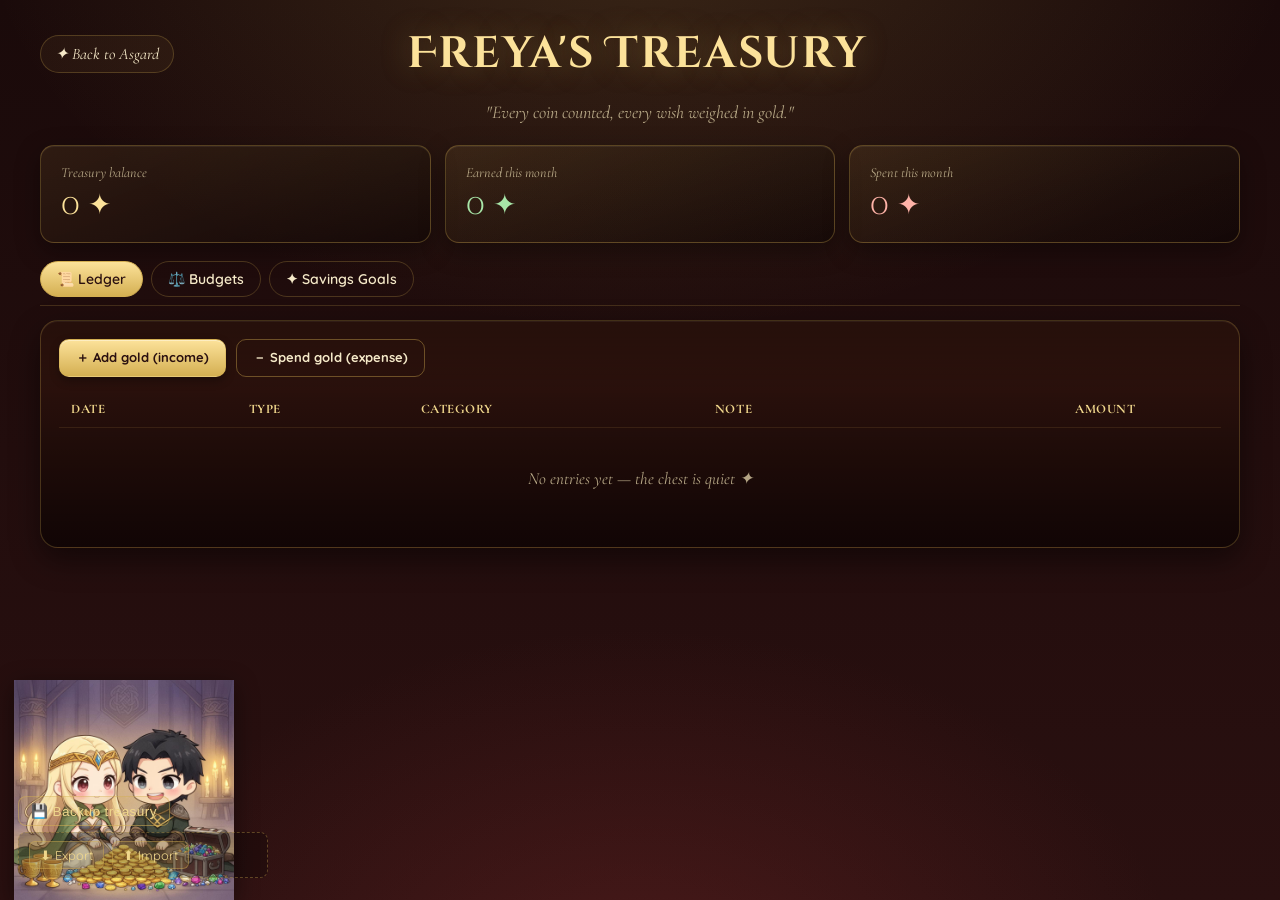
<file: freya-treasury.html>
<!doctype html>
<html lang="en">
<head>
<meta charset="utf-8" />
<meta name="viewport" content="width=device-width, initial-scale=1" />
<title>Freya's Treasury — A Goddess's Ledger</title>
<meta name="description" content="Freya's Treasury — track your gold: income, spending, budgets, and savings goals." />
<link rel="preconnect" href="https://fonts.googleapis.com" />
<link rel="preconnect" href="https://fonts.gstatic.com" crossorigin />
<link href="https://fonts.googleapis.com/css2?family=Cinzel+Decorative:wght@700;900&family=Cormorant+Garamond:ital,wght@0,400;0,600;1,400;1,600&family=Quicksand:wght@400;500;600;700&display=swap" rel="stylesheet" />
<link rel="stylesheet" href="site.css" />
<script src="site.js" defer></script>
<link rel="manifest" href="manifest.webmanifest" />
<link rel="apple-touch-icon" href="assets/loki-app-icon-180.png" />
<link rel="icon" type="image/png" sizes="192x192" href="assets/loki-app-icon-192.png" />
<link rel="icon" type="image/png" sizes="512x512" href="assets/loki-app-icon-512.png" />
<meta name="apple-mobile-web-app-capable" content="yes" />
<meta name="apple-mobile-web-app-status-bar-style" content="black-translucent" />
<meta name="apple-mobile-web-app-title" content="Loki" />
<meta name="theme-color" content="#1f3b2c" />
</head>
<body class="page-treasury">

  <div class="lib-container">
    <div class="lib-header">
      <a class="lib-back" href="index.html">✦ Back to Asgard</a>
      <h1 class="lib-title">Freya's Treasury</h1>
      <span style="min-width:140px"></span>
    </div>
    <div class="lib-sub">"Every coin counted, every wish weighed in gold."</div>

    <!-- Summary -->
    <section class="tr-summary">
      <div class="tr-stat">
        <div class="tr-stat-label">Treasury balance</div>
        <div class="tr-stat-value" id="trBalance">0 ✦</div>
      </div>
      <div class="tr-stat">
        <div class="tr-stat-label">Earned this month</div>
        <div class="tr-stat-value tr-pos" id="trIncomeMonth">0 ✦</div>
      </div>
      <div class="tr-stat">
        <div class="tr-stat-label">Spent this month</div>
        <div class="tr-stat-value tr-neg" id="trSpendMonth">0 ✦</div>
      </div>
    </section>

    <!-- Tabs -->
    <nav class="tr-tabs">
      <button class="tr-tab active" data-tab="ledger">📜 Ledger</button>
      <button class="tr-tab" data-tab="budgets">⚖️ Budgets</button>
      <button class="tr-tab" data-tab="goals">✦ Savings Goals</button>
    </nav>

    <!-- LEDGER -->
    <section class="tr-panel" data-panel="ledger">
      <div class="tr-toolbar">
        <button class="lib-btn" id="trAddIncomeBtn">＋ Add gold (income)</button>
        <button class="lib-btn ghost" id="trAddExpenseBtn">－ Spend gold (expense)</button>
      </div>
      <div class="tr-table-wrap">
        <table class="tr-table" id="trLedgerTable">
          <thead>
            <tr><th>Date</th><th>Type</th><th>Category</th><th>Note</th><th class="tr-num">Amount</th><th></th></tr>
          </thead>
          <tbody id="trLedgerBody"></tbody>
        </table>
        <div class="tr-empty" id="trLedgerEmpty" style="display:none;">No entries yet — the chest is quiet ✦</div>
      </div>
    </section>

    <!-- BUDGETS -->
    <section class="tr-panel" data-panel="budgets" hidden>
      <div class="tr-toolbar">
        <button class="lib-btn" id="trAddBudgetBtn">＋ New budget</button>
        <span class="tr-hint">Set a monthly limit per category. Spending in the ledger fills the bar.</span>
      </div>
      <div class="tr-budget-grid" id="trBudgetGrid"></div>
      <div class="tr-empty" id="trBudgetEmpty" style="display:none;">No budgets set yet ✦</div>
    </section>

    <!-- GOALS -->
    <section class="tr-panel" data-panel="goals" hidden>
      <div class="tr-toolbar">
        <button class="lib-btn" id="trAddGoalBtn">＋ New savings goal</button>
        <span class="tr-hint">Tuck gold aside towards a wish — a new cloak, a journey, a quiet feast.</span>
      </div>
      <div class="tr-goal-grid" id="trGoalGrid"></div>
      <div class="tr-empty" id="trGoalEmpty" style="display:none;">No savings goals yet ✦</div>
    </section>
  </div>

  <div class="loki-corner" aria-hidden="true">
    <img src="assets/freya-loki-treasure.png" alt="Freya and Loki counting treasure" />
  </div>

  <!-- ENTRY MODAL (income/expense) -->
  <div class="lib-modal" id="trEntryModal" role="dialog" aria-modal="true">
    <div class="lib-modal-card tr-modal-narrow">
      <div class="lib-modal-body" style="grid-column: 1 / -1;">
        <h2 id="trEntryHeading">Add entry</h2>
        <form class="lib-form" id="trEntryForm" onsubmit="return false;">
          <label for="trEntryDate">Date</label>
          <input id="trEntryDate" type="date" />

          <label for="trEntryCategory">Category</label>
          <input id="trEntryCategory" type="text" placeholder="e.g. Feast, Apothecary, Wages" maxlength="60" />

          <label for="trEntryNote">Note (optional)</label>
          <input id="trEntryNote" type="text" placeholder="A small description…" maxlength="200" />

          <label for="trEntryAmount">Amount (gold ✦)</label>
          <input id="trEntryAmount" type="number" min="0" step="0.01" placeholder="0" />

          <div class="modal-actions">
            <button type="button" class="lib-btn danger" id="trEntryDelete" style="display:none;">Remove</button>
            <button type="button" class="lib-btn ghost" id="trEntryCancel">Cancel</button>
            <button type="button" class="lib-btn" id="trEntrySave">Save</button>
          </div>
        </form>
      </div>
    </div>
  </div>

  <!-- BUDGET MODAL -->
  <div class="lib-modal" id="trBudgetModal" role="dialog" aria-modal="true">
    <div class="lib-modal-card tr-modal-narrow">
      <div class="lib-modal-body" style="grid-column: 1 / -1;">
        <h2 id="trBudgetHeading">New budget</h2>
        <form class="lib-form" id="trBudgetForm" onsubmit="return false;">
          <label for="trBudgetCategory">Category</label>
          <input id="trBudgetCategory" type="text" placeholder="e.g. Feast, Apothecary" maxlength="60" />

          <label for="trBudgetLimit">Monthly limit (gold ✦)</label>
          <input id="trBudgetLimit" type="number" min="0" step="0.01" placeholder="0" />

          <div class="modal-actions">
            <button type="button" class="lib-btn danger" id="trBudgetDelete" style="display:none;">Remove</button>
            <button type="button" class="lib-btn ghost" id="trBudgetCancel">Cancel</button>
            <button type="button" class="lib-btn" id="trBudgetSave">Save</button>
          </div>
        </form>
      </div>
    </div>
  </div>

  <!-- GOAL MODAL -->
  <div class="lib-modal" id="trGoalModal" role="dialog" aria-modal="true">
    <div class="lib-modal-card tr-modal-narrow">
      <div class="lib-modal-body" style="grid-column: 1 / -1;">
        <h2 id="trGoalHeading">New savings goal</h2>
        <form class="lib-form" id="trGoalForm" onsubmit="return false;">
          <label for="trGoalName">Name of the wish</label>
          <input id="trGoalName" type="text" placeholder="e.g. A new cloak" maxlength="120" />

          <label for="trGoalTarget">Goal amount (gold ✦)</label>
          <input id="trGoalTarget" type="number" min="0" step="0.01" placeholder="0" />

          <label for="trGoalSaved">Already saved (gold ✦)</label>
          <input id="trGoalSaved" type="number" min="0" step="0.01" placeholder="0" />

          <div class="modal-actions">
            <button type="button" class="lib-btn danger" id="trGoalDelete" style="display:none;">Remove</button>
            <button type="button" class="lib-btn ghost" id="trGoalCancel">Cancel</button>
            <button type="button" class="lib-btn" id="trGoalSave">Save</button>
          </div>
        </form>
      </div>
    </div>
  </div>

  <div id="pageBackupHost" style="position:fixed; bottom:14px; left:14px; z-index:60;"></div>
</body>
</html>
</file>
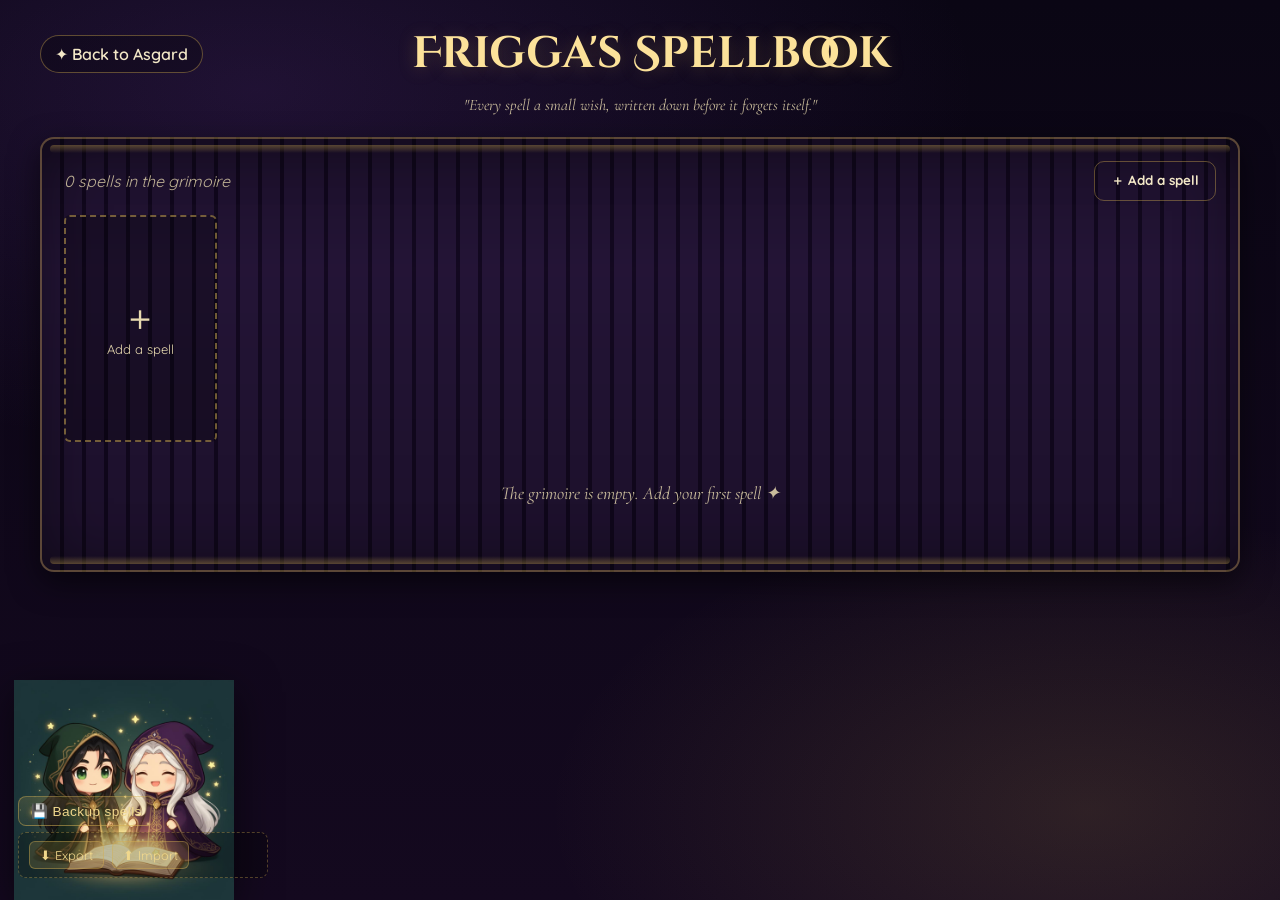
<file: frigga-spellbook.html>
<!doctype html>
<html lang="en">
<head>
<meta charset="utf-8" />
<meta name="viewport" content="width=device-width, initial-scale=1" />
<title>Frigga's Spellbook — A Queen's Grimoire</title>
<meta name="description" content="Frigga's Spellbook — a quiet grimoire where you keep the spells you've gathered." />
<link rel="preconnect" href="https://fonts.googleapis.com" />
<link rel="preconnect" href="https://fonts.gstatic.com" crossorigin />
<link href="https://fonts.googleapis.com/css2?family=Cinzel+Decorative:wght@700;900&family=Cormorant+Garamond:ital,wght@0,400;0,600;1,400;1,600&family=Quicksand:wght@400;500;600;700&display=swap" rel="stylesheet" />
<link rel="stylesheet" href="site.css" />
<script src="site.js" defer></script>
<link rel="manifest" href="manifest.webmanifest" />
<link rel="apple-touch-icon" href="assets/loki-app-icon-180.png" />
<link rel="icon" type="image/png" sizes="192x192" href="assets/loki-app-icon-192.png" />
<link rel="icon" type="image/png" sizes="512x512" href="assets/loki-app-icon-512.png" />
<meta name="apple-mobile-web-app-capable" content="yes" />
<meta name="apple-mobile-web-app-status-bar-style" content="black-translucent" />
<meta name="apple-mobile-web-app-title" content="Loki" />
<meta name="theme-color" content="#1f3b2c" />
</head>
<body class="page-spellbook">

  <div class="lib-container">
    <div class="lib-header">
      <a class="lib-back" href="index.html">✦ Back to Asgard</a>
      <h1 class="lib-title">Frigga's Spellbook</h1>
      <span style="min-width:140px"></span>
    </div>
    <div class="lib-sub">"Every spell a small wish, written down before it forgets itself."</div>

    <div class="shelf">
      <div class="toolbar">
        <span class="lib-count" id="libCount">0 spells in the grimoire</span>
        <button class="lib-btn ghost" id="addBtn">＋ Add a spell</button>
      </div>
      <div class="book-grid" id="bookGrid"></div>
      <div class="empty-shelf" id="emptyMsg" style="display:none;">
        The grimoire is empty. Add your first spell ✦
      </div>
    </div>
  </div>

  <div class="loki-corner" aria-hidden="true">
    <img src="assets/loki-frigga-witches.png" alt="Loki and Frigga as little witches" />
  </div>

  <input type="file" id="fileInput" accept="image/*" style="display:none" />

  <div class="lib-modal" id="bookModal" role="dialog" aria-modal="true">
    <div class="lib-modal-card">
      <div>
        <div class="lib-modal-cover" id="modalCover"><span>No image yet</span></div>
        <div class="change-cover">
          <button type="button" id="changeCoverBtn">Change spell image</button>
        </div>
      </div>
      <div class="lib-modal-body">
        <h2 id="modalHeading">Spell details</h2>
        <form class="lib-form" id="bookForm" onsubmit="return false;">
          <label for="fTitle">Name of the spell</label>
          <input id="fTitle" type="text" maxlength="200" placeholder="A Spell for Quiet Mornings" />

          <label for="fSummary">The spell</label>
          <textarea id="fSummary" maxlength="6000" placeholder="Write the spell here — words, ingredients, intentions..."></textarea>

          <div class="modal-actions">
            <button type="button" class="lib-btn danger" id="deleteBtn" style="display:none;">Remove</button>
            <button type="button" class="lib-btn ghost" id="cancelBtn">Cancel</button>
            <button type="button" class="lib-btn" id="saveBtn">Save</button>
          </div>
        </form>
      </div>
    </div>
  </div>

  <div id="pageBackupHost" style="position:fixed; bottom:14px; left:14px; z-index:60;"></div>
</body>
</html>
</file>
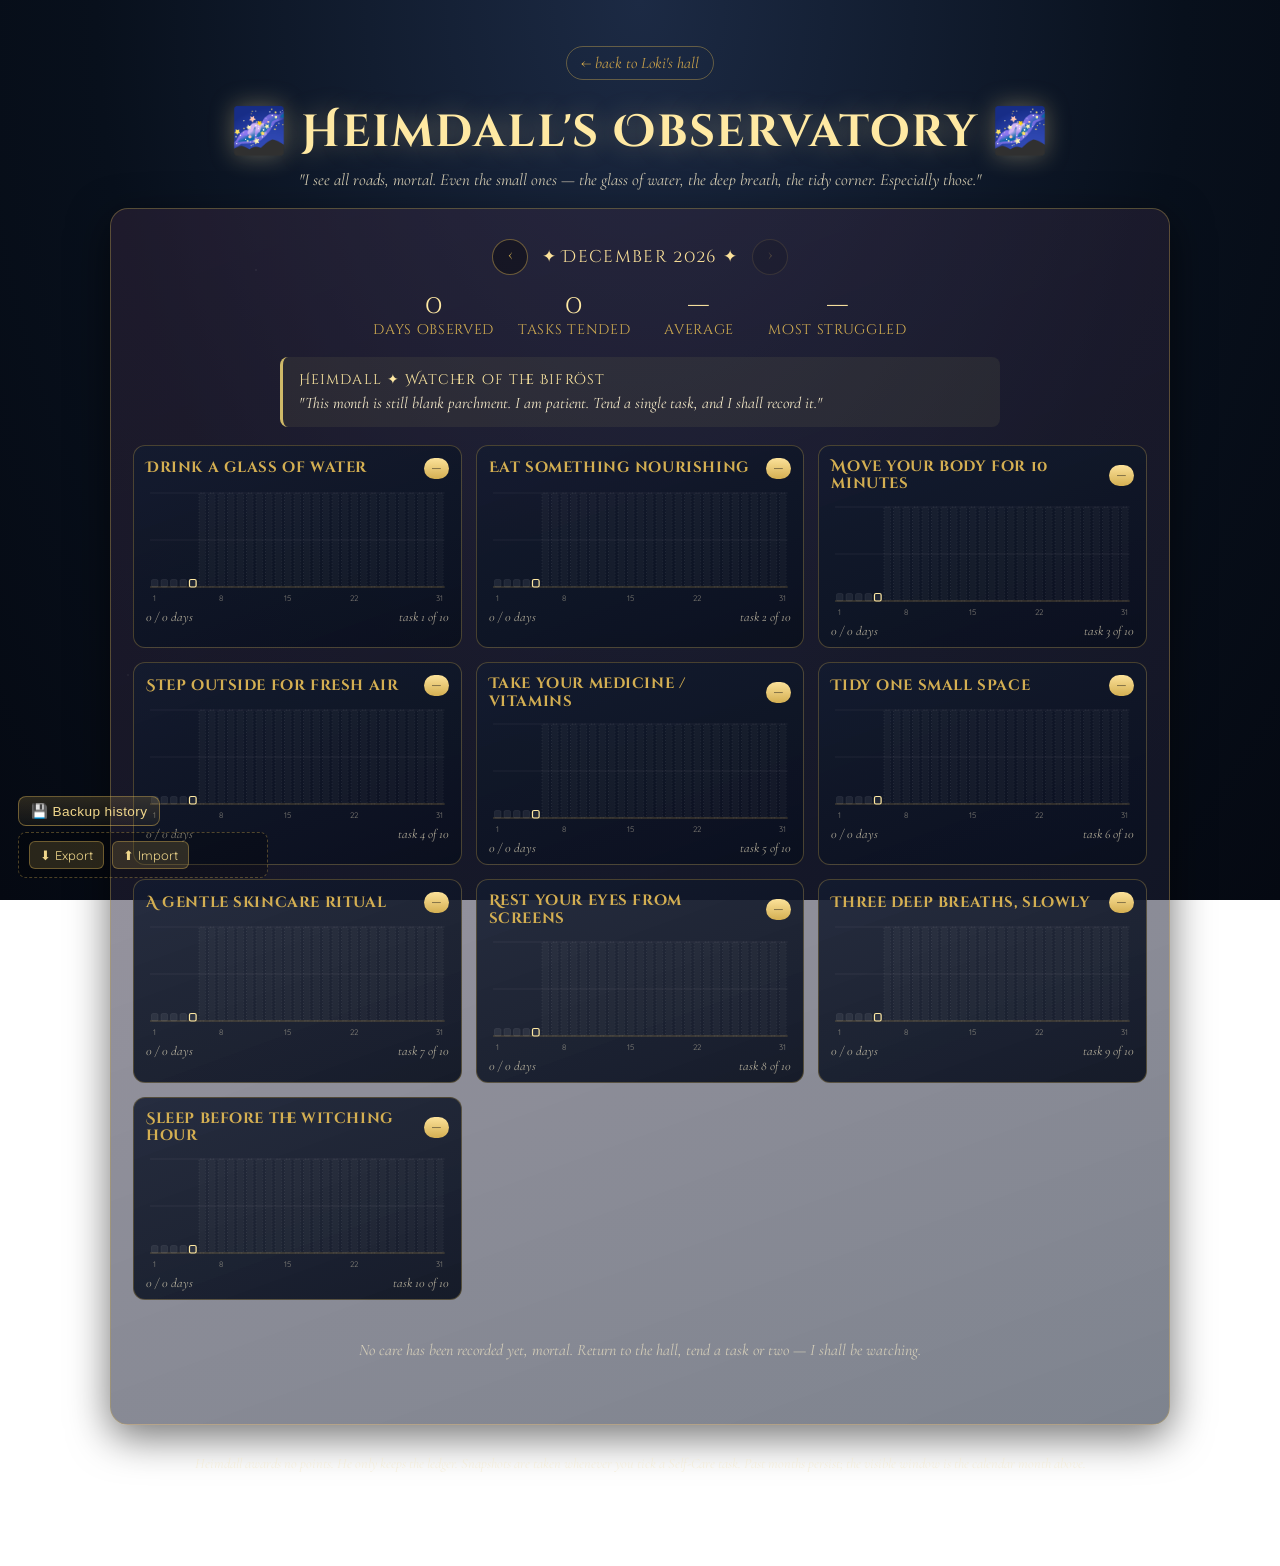
<file: heimdall.html>
<!doctype html>
<html lang="en">
<head>
<meta charset="utf-8" />
<meta name="viewport" content="width=device-width, initial-scale=1" />
<title>Heimdall's Observatory — Watcher of the Care Realm</title>
<meta name="description" content="Heimdall watches everything. Ten quiet charts of your daily Self-Care across the month — no points, no praise. Only sight." />
<link rel="preconnect" href="https://fonts.googleapis.com" />
<link rel="preconnect" href="https://fonts.gstatic.com" crossorigin />
<link href="https://fonts.googleapis.com/css2?family=Cinzel+Decorative:wght@700;900&family=Cormorant+Garamond:ital,wght@0,400;0,600;1,400;1,600&family=Quicksand:wght@400;500;600;700&display=swap" rel="stylesheet" />

<link rel="stylesheet" href="site.css" />
<script src="site.js" defer></script>
<link rel="manifest" href="manifest.webmanifest" />
<link rel="apple-touch-icon" href="assets/loki-app-icon-180.png" />
<link rel="icon" type="image/png" sizes="192x192" href="assets/loki-app-icon-192.png" />
<link rel="icon" type="image/png" sizes="512x512" href="assets/loki-app-icon-512.png" />
<meta name="apple-mobile-web-app-capable" content="yes" />
<meta name="apple-mobile-web-app-status-bar-style" content="black-translucent" />
<meta name="apple-mobile-web-app-title" content="Loki" />
<meta name="theme-color" content="#1f3b2c" />
</head>
<body class="page-heimdall">
<main class="wrap" role="main">
  <a class="back" href="index.html">← back to Loki's hall</a>
  <h1>🌌 Heimdall's Observatory 🌌</h1>
  <p class="sub">"I see all roads, mortal. Even the small ones — the glass of water, the deep breath, the tidy corner. Especially those."</p>

  <section class="frame" aria-labelledby="obsHeading">
    <h2 id="obsHeading" class="visually-hidden">Monthly self-care charts</h2>

    <div class="controls" aria-label="Choose month">
      <button class="arrow" id="prevBtn" type="button" aria-label="Previous month">‹</button>
      <span class="month-label" id="monthLabel">—</span>
      <button class="arrow" id="nextBtn" type="button" aria-label="Next month">›</button>
    </div>

    <div class="summary" aria-live="polite">
      <div><span class="num" id="sumDays">0</span>days observed</div>
      <div><span class="num" id="sumChecks">0</span>tasks tended</div>
      <div><span class="num" id="sumAvg">0%</span>average</div>
      <div><span class="num" id="sumWorst">—</span>most struggled</div>
    </div>

    <div class="speech" id="heimSpeech">
      <span class="nm">Heimdall ✦ Watcher of the Bifröst</span>
      <span id="heimText">"Begin the month, and I shall begin to see."</span>
    </div>

    <div class="charts-grid" id="chartsGrid"></div>
    <div class="empty" id="emptyState" hidden>No care has been recorded yet, mortal. Return to the hall, tend a task or two — I shall be watching.</div>
  </section>

  <p class="footer-note">Heimdall awards no points. He only keeps the ledger. Snapshots are taken whenever you tick a Self-Care task. Past months persist; the visible window is the calendar month above.</p>
</main>


  <div id="pageBackupHost" style="position:fixed; bottom:14px; left:14px; z-index:60;"></div>
</body>
</html>
</file>
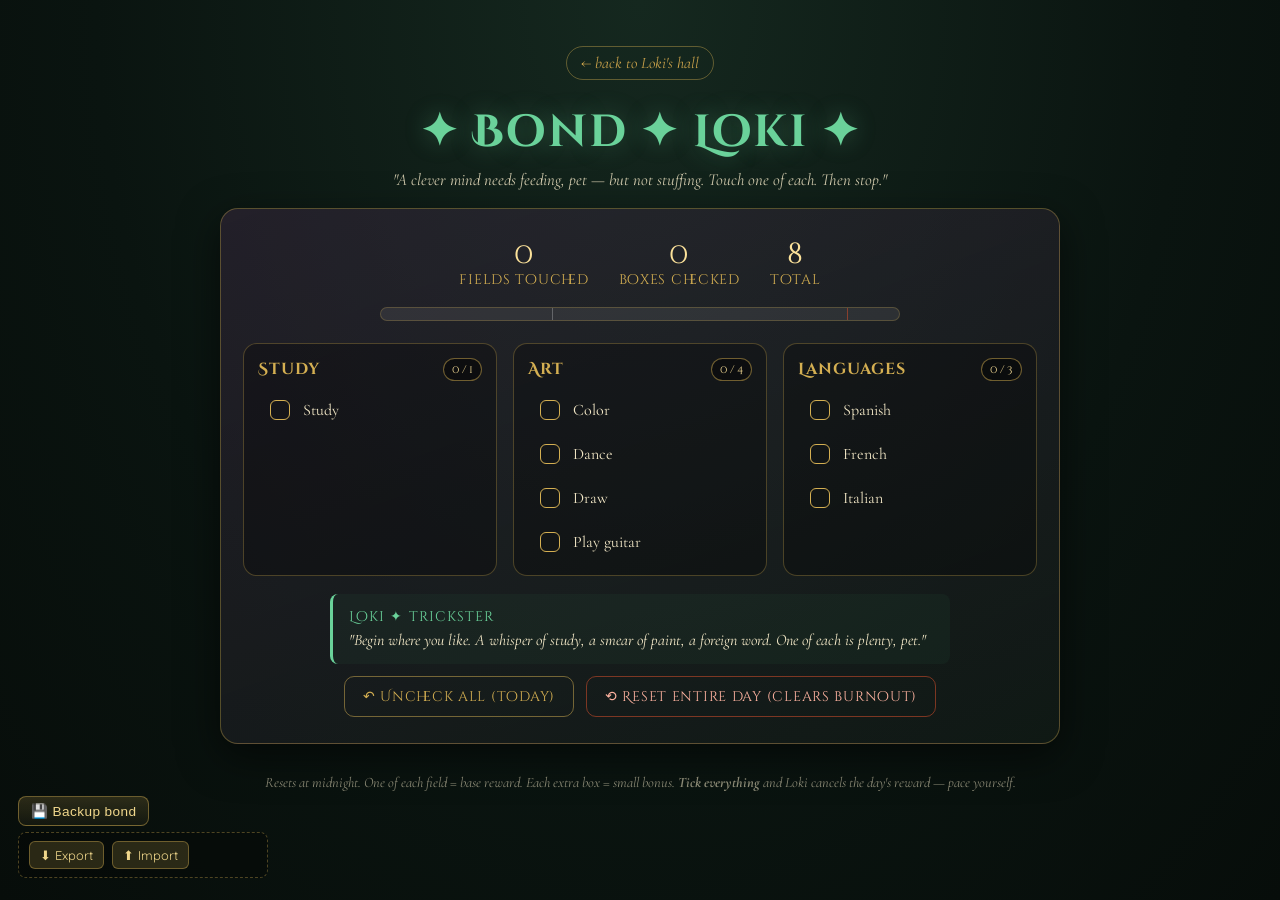
<file: loki-bond.html>
<!doctype html>
<html lang="en">
<head>
<meta charset="utf-8" />
<meta name="viewport" content="width=device-width, initial-scale=1" />
<title>Bond ✦ Loki — Study & Endeavours</title>
<meta name="description" content="Loki's bond mission — a daily ledger of small studies, arts and languages. Touch one of each and the trickster smiles. Try to do everything, and he'll scold you for burnout." />
<link rel="preconnect" href="https://fonts.googleapis.com" />
<link rel="preconnect" href="https://fonts.gstatic.com" crossorigin />
<link href="https://fonts.googleapis.com/css2?family=Cinzel+Decorative:wght@700;900&family=Cormorant+Garamond:ital,wght@0,400;0,600;1,400;1,600&family=Quicksand:wght@400;500;600;700&display=swap" rel="stylesheet" />

<link rel="stylesheet" href="site.css" />
<script src="site.js" defer></script>
<link rel="manifest" href="manifest.webmanifest" />
<link rel="apple-touch-icon" href="assets/loki-app-icon-180.png" />
<link rel="icon" type="image/png" sizes="192x192" href="assets/loki-app-icon-192.png" />
<link rel="icon" type="image/png" sizes="512x512" href="assets/loki-app-icon-512.png" />
<meta name="apple-mobile-web-app-capable" content="yes" />
<meta name="apple-mobile-web-app-status-bar-style" content="black-translucent" />
<meta name="apple-mobile-web-app-title" content="Loki" />
<meta name="theme-color" content="#1f3b2c" />
</head>
<body class="page-bond">
<main class="wrap" role="main">
  <a class="back" href="index.html">← back to Loki's hall</a>
  <h1>✦ Bond ✦ Loki ✦</h1>
  <p class="sub">"A clever mind needs feeding, pet — but not stuffing. Touch one of each. Then stop."</p>

  <section class="frame" id="bondFrame" aria-labelledby="bondHeading">
    <h2 id="bondHeading" class="visually-hidden">Today's endeavours</h2>

    <div class="stats" aria-live="polite">
      <div><div class="num" id="touchedCount">0</div>fields touched</div>
      <div><div class="num" id="checkedCount">0</div>boxes checked</div>
      <div><div class="num" id="totalBoxes">10</div>total</div>
    </div>

    <div class="danger-meter" role="progressbar" aria-valuemin="0" aria-valuemax="100" aria-valuenow="0" aria-label="Endeavour intensity">
      <div class="danger-fill" id="dangerFill"></div>
    </div>

    <div class="fields" id="fieldsGrid"></div>

    <div class="speech" id="speech">
      <span class="nm">Loki ✦ trickster</span>
      <span id="speechText">"Begin where you like. A whisper of study, a smear of paint, a foreign word. One of each is plenty, pet."</span>
    </div>

    <div class="actions">
      <button class="btn ghost" id="resetBtn" type="button">↶ Uncheck all (today)</button>
      <button class="btn ghost" id="resetDayBtn" type="button" style="border-color:rgba(196,74,42,.6);color:#ffb3a0">⟲ Reset entire day (clears burnout)</button>
    </div>

    <div class="victory" id="victory" hidden>
      <h2>✦ BOND DEEPENED ✦</h2>
      <p>"You touched all three. Studied a little, made a little, spoke a little. <em>This</em> is how a mind stays sharp without snapping."</p>
      <div class="pts" id="victoryPts">+50 mischief ✦ Loki +20</div>
    </div>

    <div class="gameover" id="gameover" hidden>
      <div class="crt">⚠ FATAL ENDEAVOUR ⚠</div>
      <div class="err">ERR_BURNOUT — too many threads at once</div>
      <p><strong>Loki</strong> looks at you, eyes narrowed. "Pet. <em>Pet.</em> You ticked <em>every</em> box. Every single one. In one day."</p>
      <p>"That is not devotion. That is a bonfire of yourself, and I refuse to warm my hands on it. Tomorrow you will pace yourself — one of each, perhaps two if you must — and you will live to study another day. <em>Sit down.</em>"</p>
      <span class="refund" id="refundLabel">Today's bond points refunded.</span>
      <div class="actions"><a class="btn" href="index.html">Return to the hall ✦</a></div>
    </div>
  </section>

  <p class="footer-note">Resets at midnight. One of each field = base reward. Each extra box = small bonus. <strong>Tick everything</strong> and Loki cancels the day's reward — pace yourself.</p>
</main>


  <div id="pageBackupHost" style="position:fixed; bottom:14px; left:14px; z-index:60;"></div>
</body>
</html>
</file>
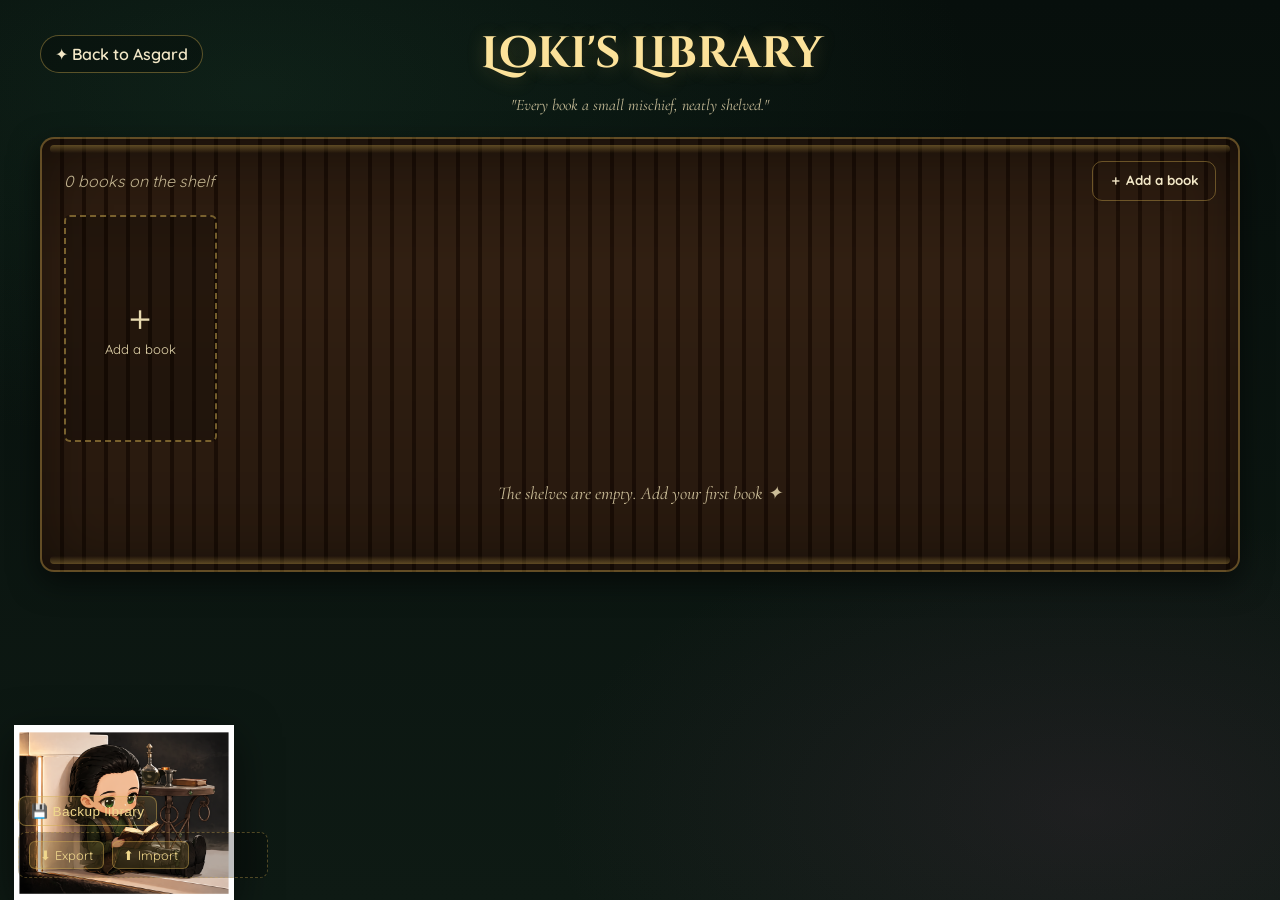
<file: loki-library.html>
<!doctype html>
<html lang="en">
<head>
<meta charset="utf-8" />
<meta name="viewport" content="width=device-width, initial-scale=1" />
<title>Loki's Library — A Trickster's Companion</title>
<meta name="description" content="Loki's Library — a quiet corner of Asgard where you keep the books you've read." />
<link rel="preconnect" href="https://fonts.googleapis.com" />
<link rel="preconnect" href="https://fonts.gstatic.com" crossorigin />
<link href="https://fonts.googleapis.com/css2?family=Cinzel+Decorative:wght@700;900&family=Cormorant+Garamond:ital,wght@0,400;0,600;1,400;1,600&family=Quicksand:wght@400;500;600;700&display=swap" rel="stylesheet" />
<link rel="stylesheet" href="site.css" />
<script src="site.js" defer></script>
<link rel="manifest" href="manifest.webmanifest" />
<link rel="apple-touch-icon" href="assets/loki-app-icon-180.png" />
<link rel="icon" type="image/png" sizes="192x192" href="assets/loki-app-icon-192.png" />
<link rel="icon" type="image/png" sizes="512x512" href="assets/loki-app-icon-512.png" />
<meta name="apple-mobile-web-app-capable" content="yes" />
<meta name="apple-mobile-web-app-status-bar-style" content="black-translucent" />
<meta name="apple-mobile-web-app-title" content="Loki" />
<meta name="theme-color" content="#1f3b2c" />
</head>
<body class="page-library">

  <div class="lib-container">
    <div class="lib-header">
      <a class="lib-back" href="index.html">✦ Back to Asgard</a>
      <h1 class="lib-title">Loki's Library</h1>
      <span style="min-width:140px"></span>
    </div>
    <div class="lib-sub">"Every book a small mischief, neatly shelved."</div>

    <div class="shelf">
      <div class="toolbar">
        <span class="lib-count" id="libCount">0 books on the shelf</span>
        <button class="lib-btn ghost" id="addBtn">＋ Add a book</button>
      </div>
      <div class="book-grid" id="bookGrid"></div>
      <div class="empty-shelf" id="emptyMsg" style="display:none;">
        The shelves are empty. Add your first book ✦
      </div>
    </div>
  </div>

  <div class="loki-corner" aria-hidden="true">
    <img src="assets/loki-reading.png" alt="Loki reading in a corner" />
  </div>

  <input type="file" id="fileInput" accept="image/*" style="display:none" />

  <div class="lib-modal" id="bookModal" role="dialog" aria-modal="true">
    <div class="lib-modal-card">
      <div>
        <div class="lib-modal-cover" id="modalCover"><span>No cover yet</span></div>
        <div class="change-cover">
          <button type="button" id="changeCoverBtn">Change cover image</button>
        </div>
      </div>
      <div class="lib-modal-body">
        <h2 id="modalHeading">Book details</h2>
        <form class="lib-form" id="bookForm" onsubmit="return false;">
          <label for="fTitle">Title</label>
          <input id="fTitle" type="text" maxlength="200" placeholder="The Prose Edda" />

          <label for="fAuthor">Author</label>
          <input id="fAuthor" type="text" maxlength="120" placeholder="Snorri Sturluson" />

          <label for="fDate">Date of reading</label>
          <input id="fDate" type="date" />

          <label for="fSummary">Summary</label>
          <textarea id="fSummary" maxlength="4000" placeholder="A few quiet thoughts about this book..."></textarea>

          <div class="modal-actions">
            <button type="button" class="lib-btn danger" id="deleteBtn" style="display:none;">Remove</button>
            <button type="button" class="lib-btn ghost" id="cancelBtn">Cancel</button>
            <button type="button" class="lib-btn" id="saveBtn">Save</button>
          </div>
        </form>
      </div>
    </div>
  </div>

  <div id="pageBackupHost" style="position:fixed; bottom:14px; left:14px; z-index:60;"></div>
</body>
</html>
</file>
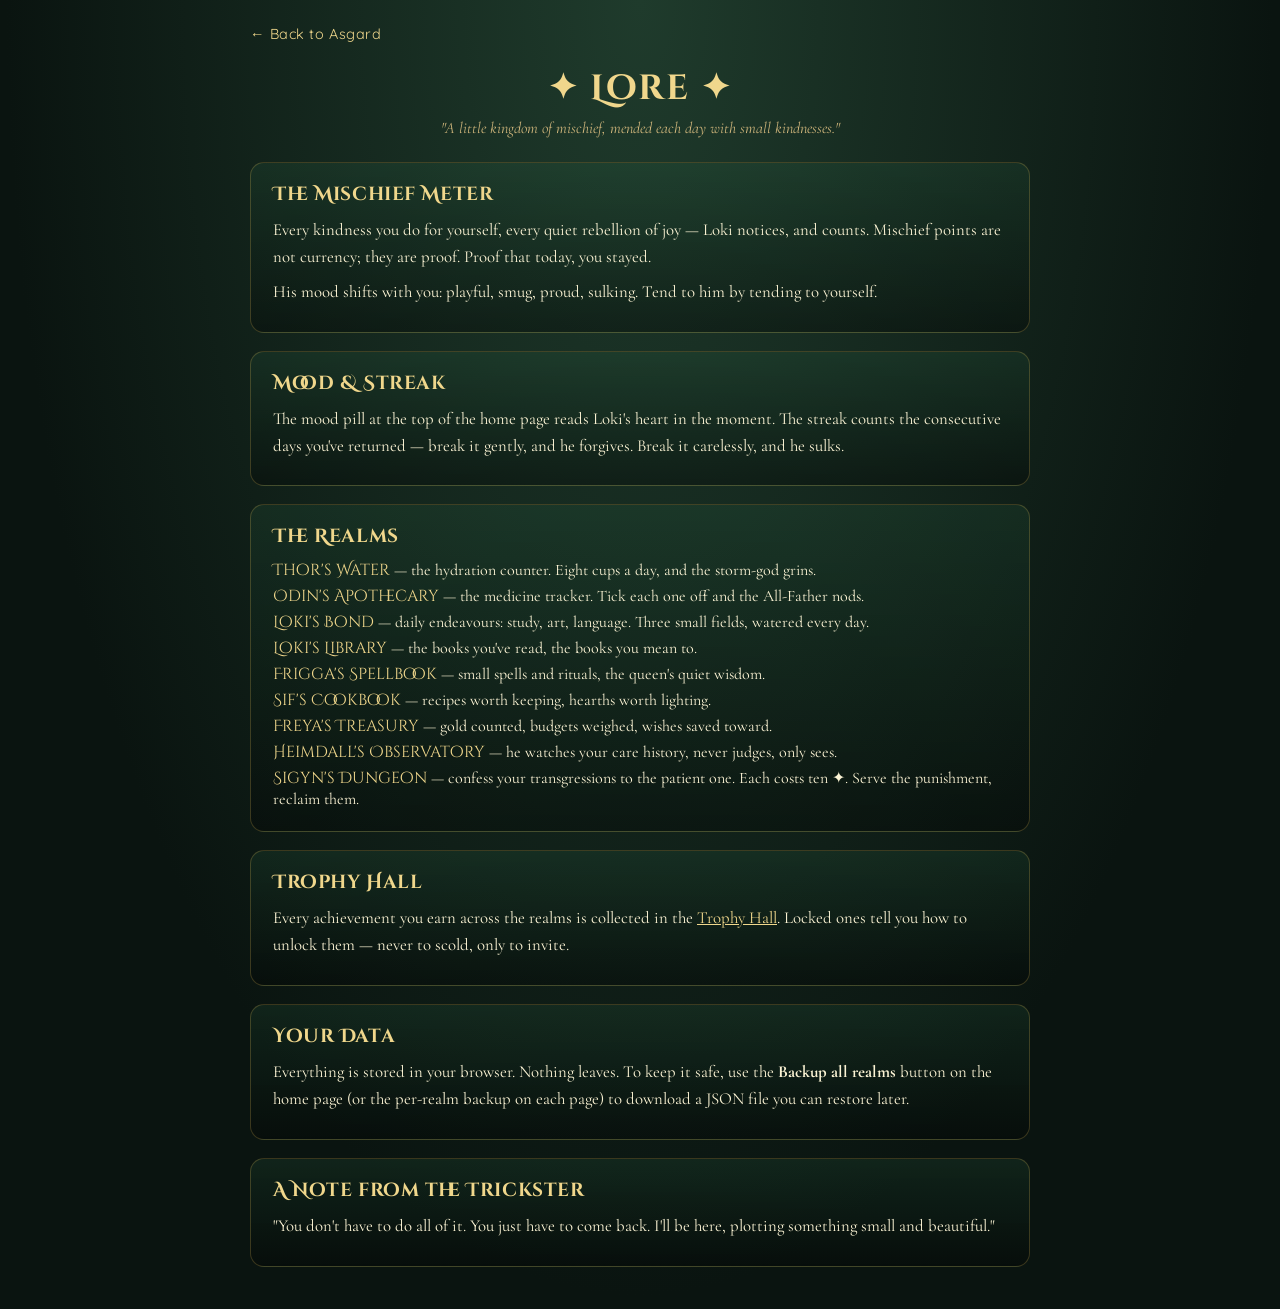
<file: lore.html>
<!doctype html>
<html lang="en">
<head>
<meta charset="utf-8" />
<meta name="viewport" content="width=device-width, initial-scale=1" />
<title>Lore — Loki's Little Kingdom</title>
<meta name="description" content="The lore behind Loki's Mischief — what each realm is for, and how the little kingdom holds itself together." />
<link rel="preconnect" href="https://fonts.googleapis.com" />
<link rel="preconnect" href="https://fonts.gstatic.com" crossorigin />
<link href="https://fonts.googleapis.com/css2?family=Cinzel+Decorative:wght@700;900&family=Cormorant+Garamond:ital,wght@0,400;0,600;1,400;1,600&family=Quicksand:wght@400;500;600;700&display=swap" rel="stylesheet" />
<link rel="stylesheet" href="site.css" />
<script src="site.js" defer></script>
<link rel="manifest" href="manifest.webmanifest" />
<link rel="apple-touch-icon" href="assets/loki-app-icon-180.png" />
<link rel="icon" type="image/png" sizes="192x192" href="assets/loki-app-icon-192.png" />
<meta name="apple-mobile-web-app-capable" content="yes" />
<meta name="apple-mobile-web-app-status-bar-style" content="black-translucent" />
<meta name="apple-mobile-web-app-title" content="Loki" />
<meta name="theme-color" content="#1f3b2c" />
</head>
<body class="page-lore">
  <div class="container">
    <a href="index.html" class="back-link">← Back to Asgard</a>
    <h1>✦ Lore ✦</h1>
    <div class="lore-sub">"A little kingdom of mischief, mended each day with small kindnesses."</div>

    <section>
      <h2>The Mischief Meter</h2>
      <p>Every kindness you do for yourself, every quiet rebellion of joy — Loki notices, and counts. Mischief points are not currency; they are proof. Proof that today, you stayed.</p>
      <p>His mood shifts with you: playful, smug, proud, sulking. Tend to him by tending to yourself.</p>
    </section>

    <section>
      <h2>Mood &amp; Streak</h2>
      <p>The mood pill at the top of the home page reads Loki's heart in the moment. The streak counts the consecutive days you've returned — break it gently, and he forgives. Break it carelessly, and he sulks.</p>
    </section>

    <section>
      <h2>The Realms</h2>
      <ul class="realm-link-list">
        <li><a href="thor-water.html">Thor's Water</a> — the hydration counter. Eight cups a day, and the storm-god grins.</li>
        <li><a href="odin-medicine.html">Odin's Apothecary</a> — the medicine tracker. Tick each one off and the All-Father nods.</li>
        <li><a href="loki-bond.html">Loki's Bond</a> — daily endeavours: study, art, language. Three small fields, watered every day.</li>
        <li><a href="loki-library.html">Loki's Library</a> — the books you've read, the books you mean to.</li>
        <li><a href="frigga-spellbook.html">Frigga's Spellbook</a> — small spells and rituals, the queen's quiet wisdom.</li>
        <li><a href="sif-cookbook.html">Sif's Cookbook</a> — recipes worth keeping, hearths worth lighting.</li>
        <li><a href="freya-treasury.html">Freya's Treasury</a> — gold counted, budgets weighed, wishes saved toward.</li>
        <li><a href="heimdall.html">Heimdall's Observatory</a> — he watches your care history, never judges, only sees.</li>
        <li><a href="sigyn-dungeon.html">Sigyn's Dungeon</a> — confess your transgressions to the patient one. Each costs ten ✦. Serve the punishment, reclaim them.</li>
      </ul>
    </section>

    <section>
      <h2>Trophy Hall</h2>
      <p>Every achievement you earn across the realms is collected in the <a href="trophy-hall.html" style="color:#f0d78c;">Trophy Hall</a>. Locked ones tell you how to unlock them — never to scold, only to invite.</p>
    </section>

    <section>
      <h2>Your Data</h2>
      <p>Everything is stored in your browser. Nothing leaves. To keep it safe, use the <strong>Backup all realms</strong> button on the home page (or the per-realm backup on each page) to download a JSON file you can restore later.</p>
    </section>

    <section>
      <h2>A Note from the Trickster</h2>
      <p>"You don't have to do all of it. You just have to come back. I'll be here, plotting something small and beautiful."</p>
    </section>
  </div>
</body>
</html>
</file>
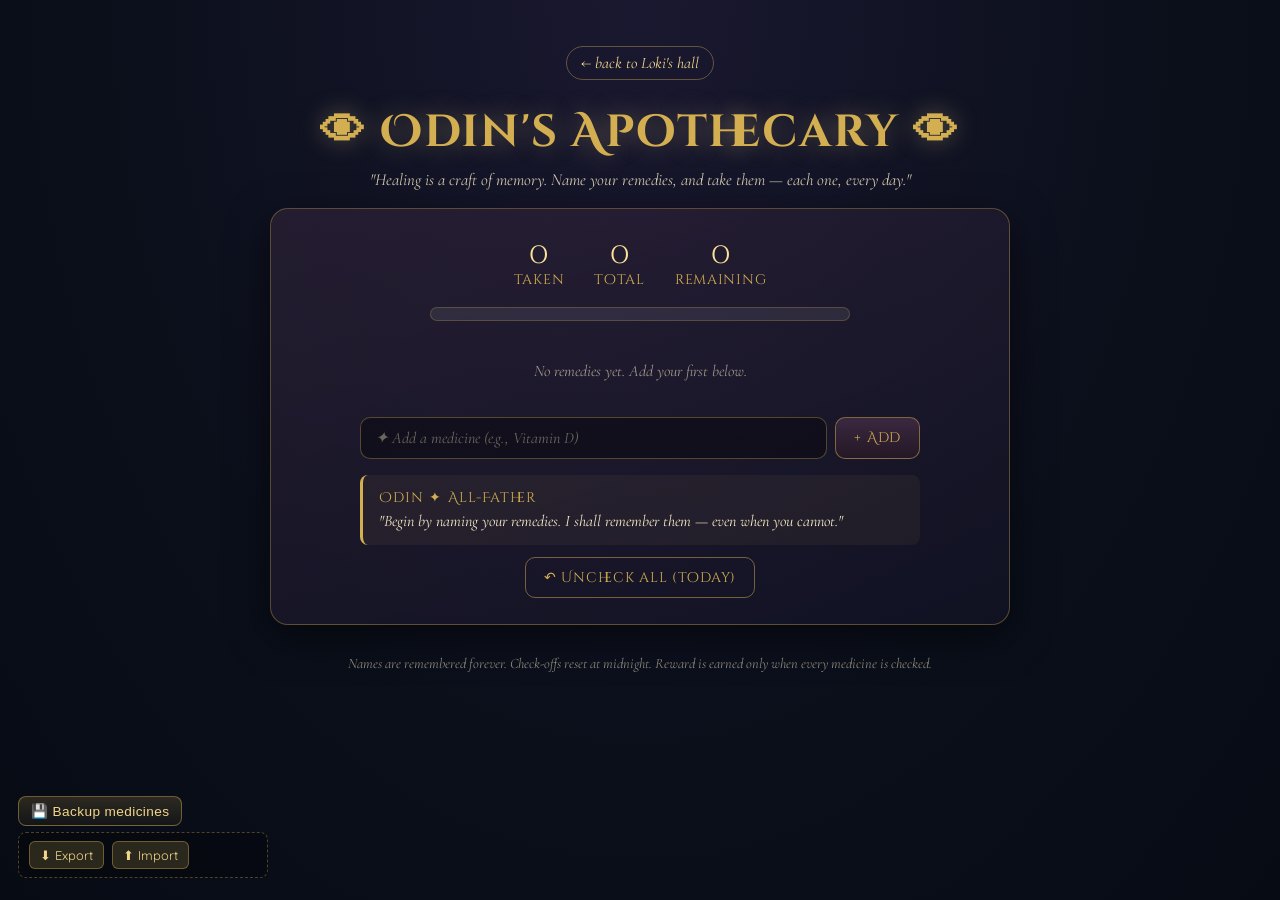
<file: odin-medicine.html>
<!doctype html>
<html lang="en">
<head>
<meta charset="utf-8" />
<meta name="viewport" content="width=device-width, initial-scale=1" />
<title>Odin's Apothecary — Medicine Tracker</title>
<meta name="description" content="Odin's Apothecary — track your daily medicine. Add, edit, or remove your medicines; check each one off as you take it. Names are remembered. Daily check-offs reset at midnight." />
<link rel="preconnect" href="https://fonts.googleapis.com" />
<link rel="preconnect" href="https://fonts.gstatic.com" crossorigin />
<link href="https://fonts.googleapis.com/css2?family=Cinzel+Decorative:wght@700;900&family=Cormorant+Garamond:ital,wght@0,400;0,600;1,400;1,600&family=Quicksand:wght@400;500;600;700&display=swap" rel="stylesheet" />

<link rel="stylesheet" href="site.css" />
<script src="site.js" defer></script>
<link rel="manifest" href="manifest.webmanifest" />
<link rel="apple-touch-icon" href="assets/loki-app-icon-180.png" />
<link rel="icon" type="image/png" sizes="192x192" href="assets/loki-app-icon-192.png" />
<link rel="icon" type="image/png" sizes="512x512" href="assets/loki-app-icon-512.png" />
<meta name="apple-mobile-web-app-capable" content="yes" />
<meta name="apple-mobile-web-app-status-bar-style" content="black-translucent" />
<meta name="apple-mobile-web-app-title" content="Loki" />
<meta name="theme-color" content="#1f3b2c" />
</head>
<body class="page-medicine">
  <main class="wrap" role="main">
    <a class="back" href="index.html" aria-label="Return to Loki's hall">← back to Loki's hall</a>
    <h1>👁 Odin's Apothecary 👁</h1>
    <p class="sub">"Healing is a craft of memory. Name your remedies, and take them — each one, every day."</p>

    <section class="frame" aria-labelledby="statsHeading">
      <h2 id="statsHeading" class="visually-hidden">Today's progress</h2>
      <div class="stats" aria-live="polite">
        <div><div class="num" id="takenCount">0</div>taken</div>
        <div><div class="num" id="totalCount">0</div>total</div>
        <div><div class="num" id="leftCount">0</div>remaining</div>
      </div>
      <div class="progress" role="progressbar" aria-valuemin="0" aria-valuemax="100" aria-valuenow="0" id="progressBar">
        <div id="bar"></div>
      </div>

      <ul class="med-list" id="medList" aria-label="Your medicines"></ul>

      <form class="add-row" id="addForm" autocomplete="off">
        <label for="newMed" class="visually-hidden">Add a new medicine</label>
        <input type="text" id="newMed" placeholder="✦ Add a medicine (e.g., Vitamin D)" maxlength="60" required />
        <button class="btn" type="submit">+ Add</button>
      </form>

      <div class="speech" id="odinSpeech" aria-live="polite">
        <span class="nm">Odin ✦ All-Father</span>
        <span id="odinText">"Begin by naming your remedies. I shall remember them — even when you cannot."</span>
      </div>

      <div class="actions">
        <button class="btn ghost" id="uncheckAllBtn" type="button">↶ Uncheck all (today)</button>
      </div>

      <div class="victory" id="victory" hidden>
        <h2>👁 REMEMBRANCE HONORED 👁</h2>
        <p>"Every remedy taken. Every name remembered. This is wisdom in its quietest form."<br><br>
          <span class="ember">Return to the hall. Loki is being unusually polite about it.</span>
        </p>
        <div class="actions"><a class="btn" href="index.html">Return to Loki ✦</a></div>
      </div>
    </section>

    <p class="footer-note">Names are remembered forever. Check-offs reset at midnight. Reward is earned only when every medicine is checked.</p>
  </main>

  
  <div id="pageBackupHost" style="position:fixed; bottom:14px; left:14px; z-index:60;"></div>
</body>
</html>
</file>
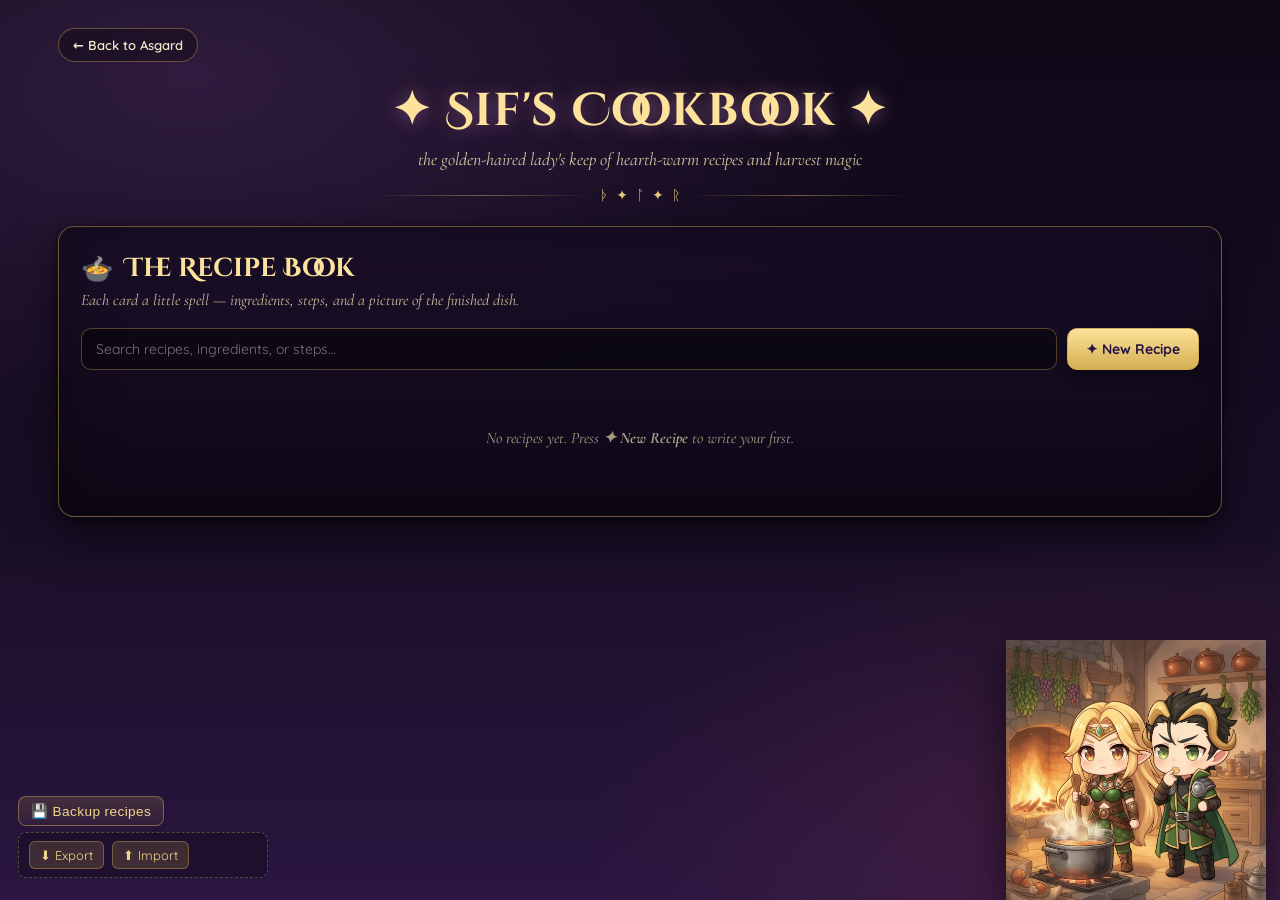
<file: sif-cookbook.html>
<!doctype html>
<html lang="en">
<head>
<meta charset="utf-8" />
<meta name="viewport" content="width=device-width, initial-scale=1" />
<title>Sif's Cookbook — A Hearth-Lit Recipe Keeper</title>
<meta name="description" content="Sif's Cookbook — a cozy place to gather your recipes, with photos, ingredients, and steps. Saved locally in your browser." />
<link rel="preconnect" href="https://fonts.googleapis.com" />
<link rel="preconnect" href="https://fonts.gstatic.com" crossorigin />
<link href="https://fonts.googleapis.com/css2?family=Cinzel+Decorative:wght@700;900&family=Cormorant+Garamond:ital,wght@0,400;0,600;1,400;1,600&family=Quicksand:wght@400;500;600;700&display=swap" rel="stylesheet" />
<link rel="stylesheet" href="site.css" />
<link rel="manifest" href="manifest.webmanifest" />
<link rel="apple-touch-icon" href="assets/loki-app-icon-180.png" />
<link rel="icon" type="image/png" sizes="192x192" href="assets/loki-app-icon-192.png" />
<link rel="icon" type="image/png" sizes="512x512" href="assets/loki-app-icon-512.png" />
<meta name="apple-mobile-web-app-capable" content="yes" />
<meta name="apple-mobile-web-app-status-bar-style" content="black-translucent" />
<meta name="apple-mobile-web-app-title" content="Loki" />
<meta name="theme-color" content="#1f3b2c" />
</head>
<body class="page-cookbook">
  <div class="sparkle-layer" id="sparkleLayer"></div>

  <div class="container">

    <a href="index.html" class="back-link">← Back to Asgard</a>

    <header class="app-header">
      <h1>✦ Sif's Cookbook ✦</h1>
      <div class="subtitle">the golden-haired lady's keep of hearth-warm recipes and harvest magic</div>
      <div class="divider-rune">
        <div class="line"></div>
        <span class="rune">ᚦ</span><span class="rune">✦</span><span class="rune">ᛚ</span><span class="rune">✦</span><span class="rune">ᚱ</span>
        <div class="line"></div>
      </div>
    </header>

    <div class="kitchen-corner">
      <img src="sif-loki-kitchen.png" alt="Chibi-style illustration of Sif and Loki cooking together" width="420" height="420" />
    </div>

    <section class="frame">
      <div class="panel-title">
        <div class="panel-icon">🍲</div>
        <h2>The Recipe Book</h2>
      </div>
      <div class="panel-sub">Each card a little spell — ingredients, steps, and a picture of the finished dish.</div>

      <div class="toolbar">
        <input id="searchInput" type="search" placeholder="Search recipes, ingredients, or steps…" />
        <button id="addRecipeBtn" class="btn btn-gold" type="button">✦ New Recipe</button>
      </div>

      <div id="recipeGrid" class="recipe-grid"></div>
    </section>

  </div>

  <!-- ============ EDIT MODAL ============ -->
  <div id="editModal" class="modal-backdrop" role="dialog" aria-modal="true" aria-labelledby="editTitle">
    <form id="editForm" class="modal" novalidate>
      <button type="button" id="editCloseX" class="close-x" aria-label="Close">✕</button>
      <h3 id="editTitle">New Recipe</h3>

      <div class="field">
        <label>Picture of the dish</label>
        <div id="imgUploader" class="img-uploader" role="button" tabindex="0" aria-label="Upload an image">
          <img id="imgPreview" alt="" style="display:none" />
          <div class="upload-hint">
            <div class="big">🖼️</div>
            Click to upload a photo
          </div>
          <button type="button" id="removeImgBtn" class="remove-img" aria-label="Remove image">✕</button>
          <input id="imgFile" type="file" accept="image/*" />
        </div>
      </div>

      <div class="field">
        <label for="nameInput">Name of the dish</label>
        <input id="nameInput" type="text" required placeholder="e.g. Hearth-bread with honey butter" />
      </div>

      <div class="field">
        <label for="ingredientsInput">Ingredients</label>
        <textarea id="ingredientsInput" placeholder="One per line is lovely, but any format works…"></textarea>
      </div>

      <div class="field">
        <label for="stepsInput">How to make it</label>
        <textarea id="stepsInput" placeholder="The steps, little notes, the secret twist…"></textarea>
      </div>

      <div class="modal-actions">
        <button type="button" id="cancelBtn" class="btn btn-ghost">Cancel</button>
        <button type="submit" id="saveBtn" class="btn btn-gold">Save Recipe</button>
      </div>
    </form>
  </div>

  <!-- ============ VIEW MODAL ============ -->
  <div id="viewModal" class="modal-backdrop view-modal" role="dialog" aria-modal="true" aria-labelledby="viewTitle">
    <div class="modal">
      <button type="button" id="viewCloseX" class="close-x" aria-label="Close">✕</button>
      <h3 id="viewTitle">Recipe</h3>
      <div id="viewImg" class="view-img">✦</div>
      <div class="view-section">
        <h4>Ingredients</h4>
        <p id="viewIngredients"></p>
      </div>
      <div class="view-section">
        <h4>How to make it</h4>
        <p id="viewSteps"></p>
      </div>
      <div class="modal-actions">
        <button type="button" id="viewCloseBtn" class="btn btn-ghost">Close</button>
        <button type="button" id="viewEditBtn" class="btn">✦ Edit</button>
      </div>
    </div>
  </div>

  <script src="site.js"></script>
  <div id="pageBackupHost" style="position:fixed; bottom:14px; left:14px; z-index:60;"></div>
</body>
</html>
</file>
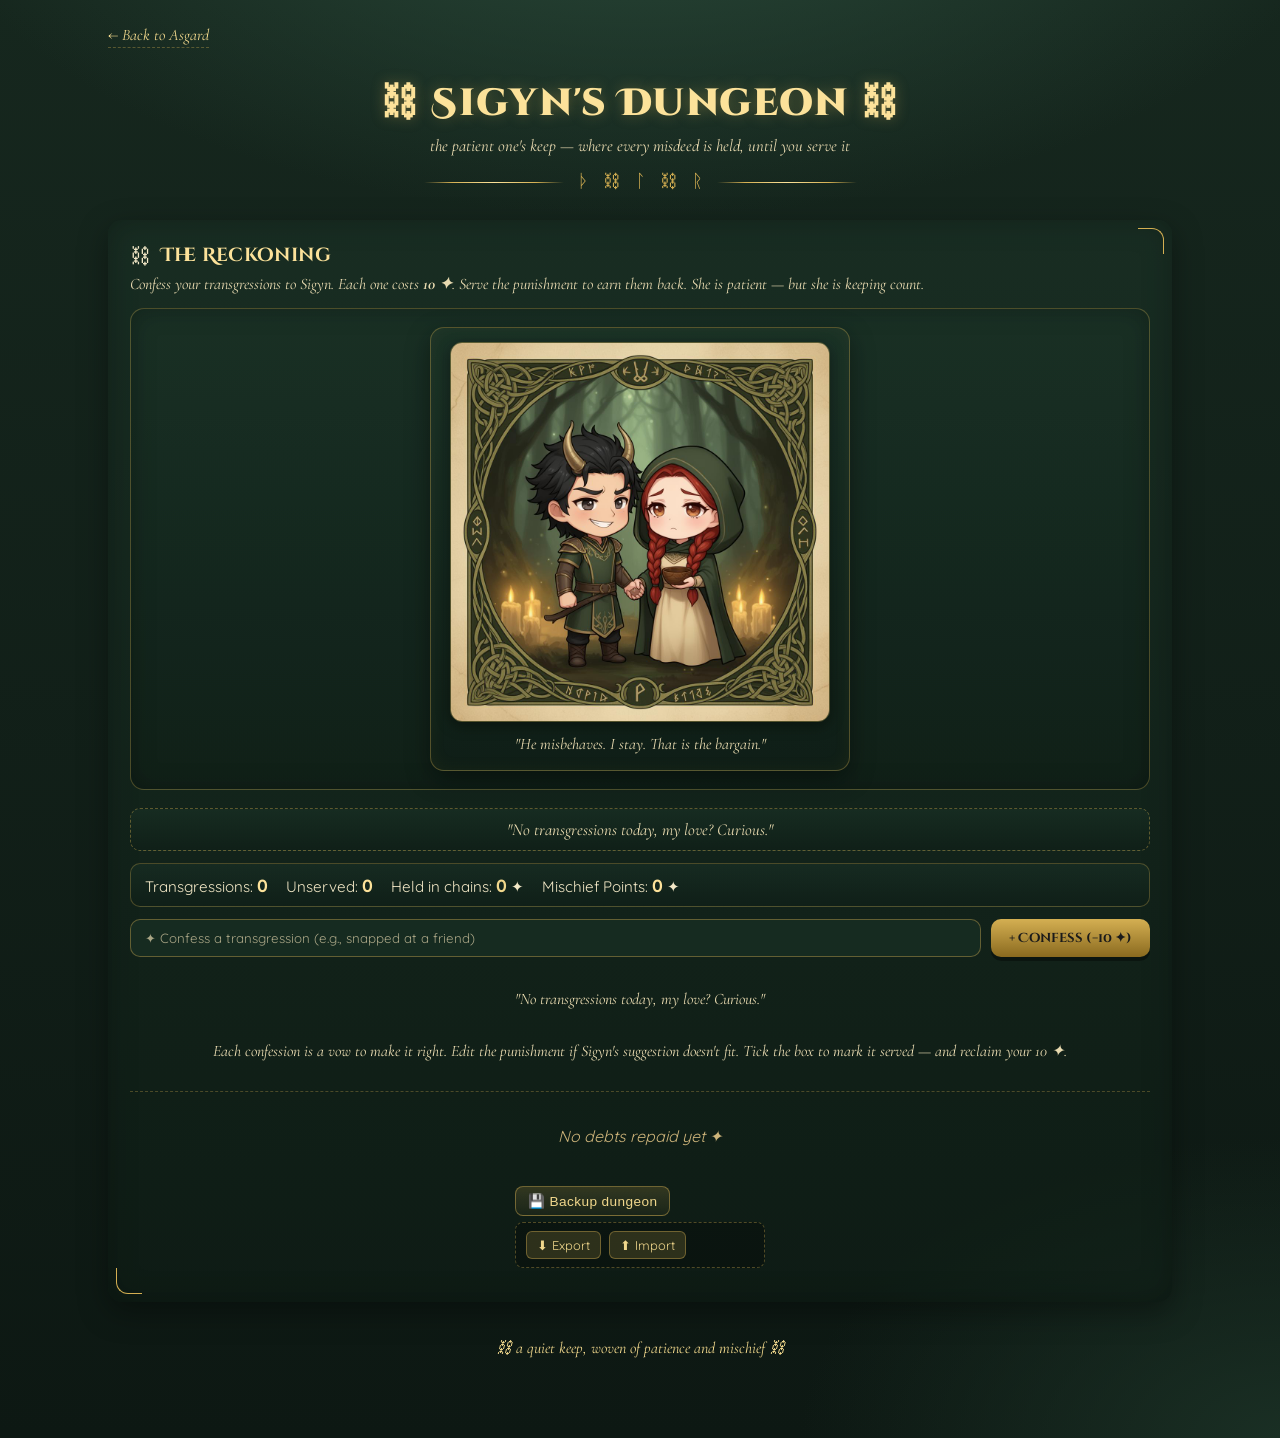
<file: sigyn-dungeon.html>
<!doctype html>
<html lang="en">
<head>
<meta charset="utf-8" />
<meta name="viewport" content="width=device-width, initial-scale=1" />
<title>Sigyn's Dungeon — Confession & Reckoning</title>
<meta name="description" content="Sigyn's Dungeon — confess your transgressions, serve the punishment, and reclaim your mischief points. Every misdeed costs 10 ✦." />
<link rel="preconnect" href="https://fonts.googleapis.com" />
<link rel="preconnect" href="https://fonts.gstatic.com" crossorigin />
<link href="https://fonts.googleapis.com/css2?family=Cinzel+Decorative:wght@700;900&family=Cormorant+Garamond:ital,wght@0,400;0,600;1,400;1,600&family=Quicksand:wght@400;500;600;700&display=swap" rel="stylesheet" />

<link rel="stylesheet" href="site.css" />
<script src="site.js" defer></script>
<link rel="manifest" href="manifest.webmanifest" />
<link rel="apple-touch-icon" href="assets/loki-app-icon-180.png" />
<link rel="icon" type="image/png" sizes="192x192" href="assets/loki-app-icon-192.png" />
<link rel="icon" type="image/png" sizes="512x512" href="assets/loki-app-icon-512.png" />
<meta name="apple-mobile-web-app-capable" content="yes" />
<meta name="apple-mobile-web-app-status-bar-style" content="black-translucent" />
<meta name="apple-mobile-web-app-title" content="Loki" />
<meta name="theme-color" content="#1f3b2c" />
</head>
<body class="page-dungeon">
<div class="sparkle-layer" id="sparkleLayer"></div>

<div class="container">

  <a href="index.html" class="back-link">← Back to Asgard</a>

  <header class="app-header">
    <h1>⛓ Sigyn's Dungeon ⛓</h1>
    <div class="subtitle">the patient one's keep — where every misdeed is held, until you serve it</div>
    <div class="divider-rune">
      <div class="line"></div>
      <span class="rune">ᚦ</span><span class="rune">⛓</span><span class="rune">ᛚ</span><span class="rune">⛓</span><span class="rune">ᚱ</span>
      <div class="line"></div>
    </div>
  </header>

  <section class="frame" id="sigynDungeonSection">
    <span class="corner-tr"></span><span class="corner-bl"></span>
    <div class="panel-title"><div class="panel-icon">⛓</div><h2>The Reckoning</h2></div>
    <div class="sub">Confess your transgressions to Sigyn. Each one costs <strong>10 ✦</strong>. Serve the punishment to earn them back. She is patient — but she is keeping count.</div>

    <div class="sigyn-stage">
      <div class="sigyn-pair-card" data-tip="The trickster and the one who waits">
        <img src="assets/sigyn-loki.png" alt="Loki, the mischievous one, beside Sigyn the patient" />
        <div class="sigyn-pair-caption">"He misbehaves. I stay. That is the bargain."</div>
      </div>
    </div>

    <div class="sigyn-speech" id="sigynSpeech" aria-live="polite">"Sit. Confess when you are ready. I am patient."</div>

    <div class="sigyn-meta" aria-live="polite">
      <span class="sigyn-tally">Transgressions: <strong id="sigynCount">0</strong></span>
      <span class="sigyn-tally">Unserved: <strong id="sigynUnserved">0</strong></span>
      <span class="sigyn-tally sigyn-debt">Held in chains: <strong id="sigynDebt">0</strong> ✦</span>
      <span class="sigyn-tally sigyn-balance">Mischief Points: <strong id="dungeonPoints">0</strong> ✦</span>
    </div>

    <form class="sigyn-add-row" id="sigynAddForm" autocomplete="off">
      <label for="sigynNew" class="visually-hidden">Confess a new transgression</label>
      <input type="text" id="sigynNew" placeholder="✦ Confess a transgression (e.g., snapped at a friend)" maxlength="120" required />
      <button class="btn" type="submit">+ Confess (−10 ✦)</button>
    </form>

    <div class="sigyn-list" id="sigynList" aria-label="Your transgressions and their punishments"></div>

    <p class="sigyn-foot-note">Each confession is a vow to make it right. Edit the punishment if Sigyn's suggestion doesn't fit. Tick the box to mark it served — and reclaim your 10 ✦.</p>

    <div class="sigyn-history" id="sigynHistory"></div>

    <div id="pageBackupHost" style="margin-top:18px; display:flex; justify-content:center;"></div>
  </section>

  <footer>
    ⛓ a quiet keep, woven of patience and mischief ⛓
  </footer>
</div>

</body>
</html>
</file>
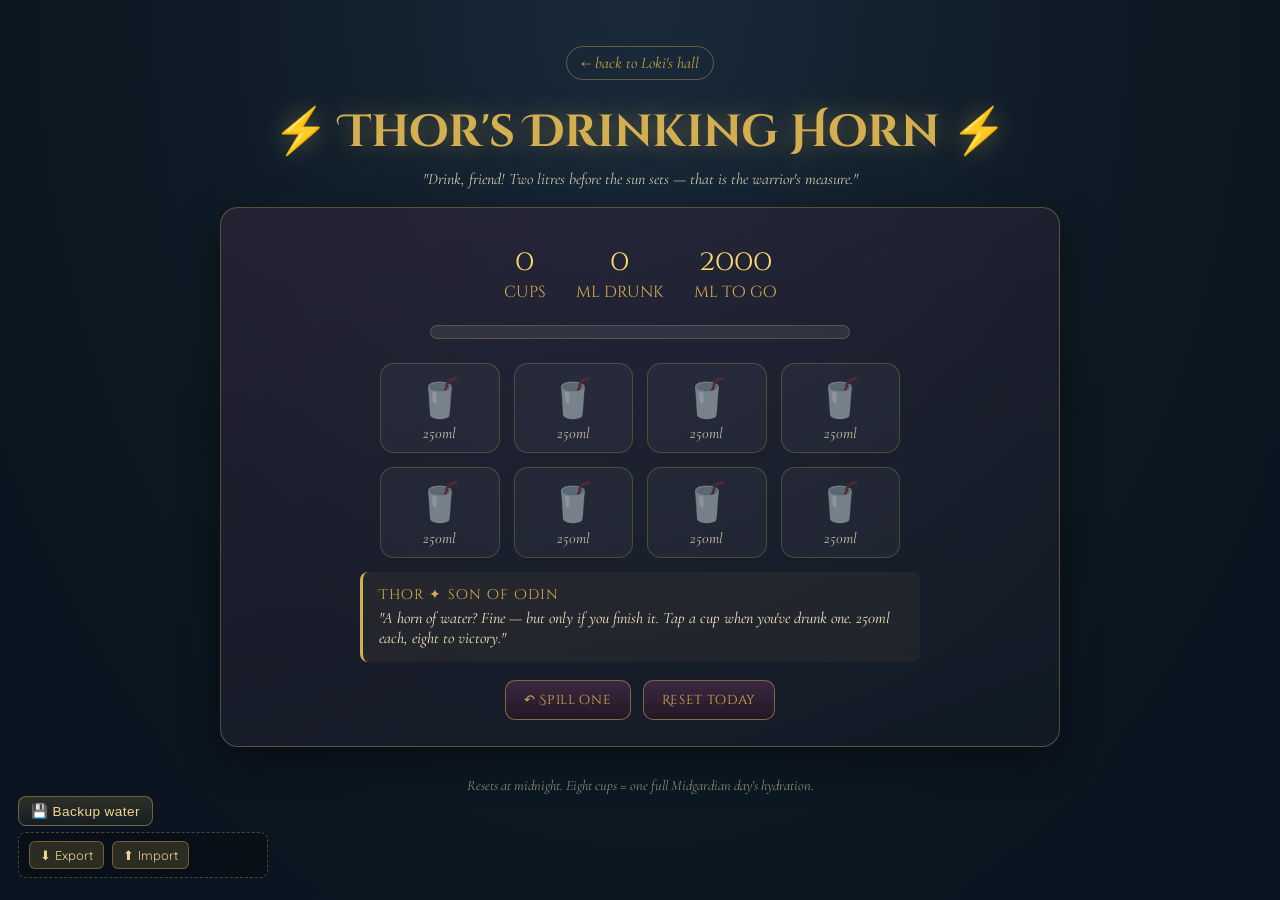
<file: thor-water.html>
<!doctype html>
<html lang="en">
<head>
<meta charset="utf-8" />
<meta name="viewport" content="width=device-width, initial-scale=1" />
<title>Thor's Drinking Horn — Hydration Counter</title>
<link href="https://fonts.googleapis.com/css2?family=Cinzel+Decorative:wght@700;900&family=Cormorant+Garamond:ital,wght@0,400;0,600;1,400;1,600&family=Quicksand:wght@400;500;600;700&display=swap" rel="stylesheet" />

<link rel="stylesheet" href="site.css" />
<script src="site.js" defer></script>
<link rel="manifest" href="manifest.webmanifest" />
<link rel="apple-touch-icon" href="assets/loki-app-icon-180.png" />
<link rel="icon" type="image/png" sizes="192x192" href="assets/loki-app-icon-192.png" />
<link rel="icon" type="image/png" sizes="512x512" href="assets/loki-app-icon-512.png" />
<meta name="apple-mobile-web-app-capable" content="yes" />
<meta name="apple-mobile-web-app-status-bar-style" content="black-translucent" />
<meta name="apple-mobile-web-app-title" content="Loki" />
<meta name="theme-color" content="#1f3b2c" />
</head>
<body class="page-water">
<div class="wrap">
  <a class="back" href="index.html">← back to Loki's hall</a>
  <h1>⚡ Thor's Drinking Horn ⚡</h1>
  <div class="sub">"Drink, friend! Two litres before the sun sets — that is the warrior's measure."</div>

  <div class="frame">
    <div class="stats">
      <div><div class="num" id="cupCount">0</div>cups</div>
      <div><div class="num" id="mlCount">0</div>ml drunk</div>
      <div><div class="num" id="goalLeft">2000</div>ml to go</div>
    </div>
    <div class="progress"><div id="bar" style="width:0%"></div></div>
    <div class="cups" id="cupGrid"></div>
    <div class="speech" id="thorSpeech">
      <span class="nm">Thor ✦ son of Odin</span>
      <span id="thorText">"A horn of water? Fine — but only if you finish it. Tap a cup when you've drunk one. 250ml each, eight to victory."</span>
    </div>
    <div class="actions">
      <button class="btn" id="undoBtn">↶ Spill one</button>
      <button class="btn" id="resetBtn">Reset today</button>
    </div>
    <div class="victory" id="victory">
      <h2>⚡ HYDRATION HONORED ⚡</h2>
      <div style="font-family:'Cormorant Garamond',serif;font-style:italic;font-size:1.1rem;line-height:1.5">
        "TWO LITRES! By the storm, you have done it!" Thor claps you on the back hard enough to bruise. "I shall tell my brother of this feat — and of his clever little mortal who keeps their word." <br><br>
        <span style="color:var(--thor-glow)">Return to the hall. Loki has noticed.</span>
      </div>
      <div class="actions"><a class="btn" href="index.html" style="text-decoration:none;display:inline-block">Return to Loki ✦</a></div>
    </div>
  </div>
  <div class="footer-note">Resets at midnight. Eight cups = one full Midgardian day's hydration.</div>
</div>


  <div id="pageBackupHost" style="position:fixed; bottom:14px; left:14px; z-index:60;"></div>
</body>
</html>
</file>
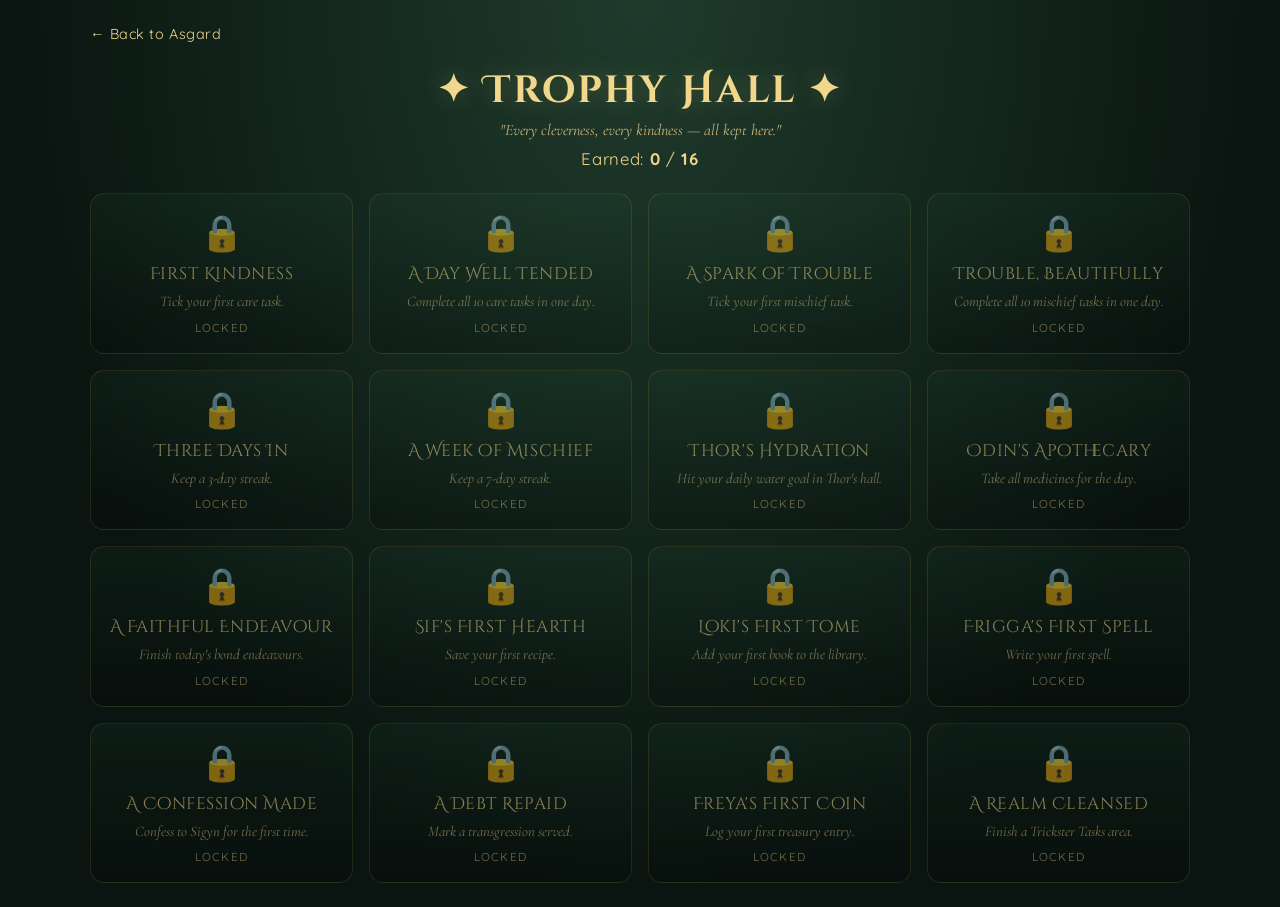
<file: trophy-hall.html>
<!doctype html>
<html lang="en">
<head>
<meta charset="utf-8" />
<meta name="viewport" content="width=device-width, initial-scale=1" />
<title>Trophy Hall — Loki's Achievements</title>
<meta name="description" content="Trophy Hall — every achievement across every realm of Loki's little kingdom. See what you've earned and what still waits." />
<link rel="preconnect" href="https://fonts.googleapis.com" />
<link rel="preconnect" href="https://fonts.gstatic.com" crossorigin />
<link href="https://fonts.googleapis.com/css2?family=Cinzel+Decorative:wght@700;900&family=Cormorant+Garamond:ital,wght@0,400;0,600;1,400;1,600&family=Quicksand:wght@400;500;600;700&display=swap" rel="stylesheet" />
<link rel="stylesheet" href="site.css" />
<script src="site.js" defer></script>
<link rel="manifest" href="manifest.webmanifest" />
<link rel="apple-touch-icon" href="assets/loki-app-icon-180.png" />
<link rel="icon" type="image/png" sizes="192x192" href="assets/loki-app-icon-192.png" />
<meta name="apple-mobile-web-app-capable" content="yes" />
<meta name="apple-mobile-web-app-status-bar-style" content="black-translucent" />
<meta name="apple-mobile-web-app-title" content="Loki" />
<meta name="theme-color" content="#1f3b2c" />
</head>
<body class="page-trophy">
  <div class="container">
    <a href="index.html" class="back-link">← Back to Asgard</a>
    <h1>✦ Trophy Hall ✦</h1>
    <div class="trophy-sub">"Every cleverness, every kindness — all kept here."</div>
    <div class="trophy-meta">Earned: <strong id="trophyEarned">0</strong> / <strong id="trophyTotal">0</strong></div>

    <div class="trophy-grid" id="trophyGrid"></div>
  </div>
</body>
</html>
</file>
<file: site.css>
/* === Loki Site — combined stylesheet (page-scoped) === */
html,body{margin:0;padding:0;min-height:100vh}


/* ===== Page: mischief (from loki-mischief.html) ===== */
/* ============================================================
   LOKI'S MISCHIEF — Cute fantasy 2D-game self-care companion.
   Single-file HTML/CSS/JS. Themed like a magical RPG menu.
   Palette: dark green, black, gold, cream, muted jewel tones.
   ============================================================ */
body.page-mischief,
body.page-dungeon {
  --bg-deep:#070f0c; --bg-forest:#0e1a14; --bg-forest-2:#152920;
  --gold:#d4af52; --gold-soft:#f0d78c; --gold-deep:#8a6a1f; --gold-bright:#fce29a;
  --cream:#f3e8c7; --cream-soft:#e8dab0;
  --emerald:#2f6b4a; --emerald-deep:#1c4530; --emerald-bright:#4ea374;
  --plum:#6b3a5a; --ruby:#8a2a3a; --ember:#c44a2a; --frost:#5fa8c4;
  --ink:#06100c;
  --shadow:0 10px 30px rgba(0,0,0,.55);
  --gold-line:linear-gradient(90deg,transparent,var(--gold) 20%,var(--gold-bright) 50%,var(--gold) 80%,transparent);
}
body.page-mischief * {box-sizing:border-box}
body.page-mischief, body.page-mischief {margin:0;padding:0;min-height:100%;
  font-family:"Quicksand",system-ui,sans-serif;color:var(--cream);
  background:
    radial-gradient(1400px 900px at 20% -10%,rgba(212,175,82,.10),transparent 60%),
    radial-gradient(900px 700px at 110% 20%,rgba(47,107,74,.22),transparent 60%),
    radial-gradient(1100px 800px at 50% 120%,rgba(107,58,90,.18),transparent 60%),
    linear-gradient(180deg,#050b08 0%,#0b1410 50%,#06100c 100%);
  background-attachment:fixed;overflow-x:hidden}
/* Decorative aurora ribbon */
body.page-mischief::before {
  content:"";position:fixed;inset:-20% -10% auto -10%;height:60%;pointer-events:none;z-index:0;
  background:radial-gradient(60% 50% at 30% 50%,rgba(47,107,74,.18),transparent 60%),
             radial-gradient(50% 40% at 70% 60%,rgba(107,58,90,.16),transparent 60%);
  filter:blur(40px);opacity:.7;animation:auroraDrift 18s ease-in-out infinite alternate;
}
@keyframes auroraDrift{0%{transform:translateX(-30px)}100%{transform:translateX(30px)}}
body.page-mischief .sparkle-layer {position:fixed;inset:0;pointer-events:none;z-index:0;overflow:hidden}
body.page-mischief .sparkle {position:absolute;width:6px;height:6px;border-radius:50%;
  background:radial-gradient(circle,#fff 0%,var(--gold-soft) 40%,transparent 70%);
  opacity:0;animation:twinkle 6s infinite ease-in-out;
  filter:drop-shadow(0 0 4px var(--gold))}
@keyframes twinkle{0%,100%{opacity:0;transform:scale(.5)}50%{opacity:.95;transform:scale(1.3)}}
/* Drifting runes */
body.page-mischief .rune-drift {position:fixed;font-family:"Cinzel Decorative",serif;color:var(--gold);
  opacity:0;pointer-events:none;z-index:0;font-size:1.2rem;
  text-shadow:0 0 12px var(--gold);animation:runeDrift 14s linear infinite}
@keyframes runeDrift{0%{opacity:0;transform:translateY(20px)}
  20%{opacity:.5}80%{opacity:.4}100%{opacity:0;transform:translateY(-220px)}}
body.page-mischief .container {position:relative;z-index:1;max-width:1240px;margin:0 auto;padding:24px 18px 80px}
/* ---------- Top HUD ---------- */
body.page-mischief .hud {
  position:sticky;top:10px;z-index:20;
  margin:0 auto 18px;max-width:1200px;
  display:grid;grid-template-columns:auto 1fr auto auto;gap:14px;align-items:center;
  padding:12px 16px;border-radius:18px;
  background:linear-gradient(180deg,rgba(21,41,32,.95),rgba(7,15,12,.95));
  border:1px solid rgba(212,175,82,.45);
  box-shadow:var(--shadow),inset 0 0 24px rgba(212,175,82,.08),0 0 0 1px rgba(0,0,0,.4);
}
body.page-mischief .hud {position:sticky;overflow:visible}
body.page-mischief .hud-coin {
  width:54px;height:54px;border-radius:50%;
  background:radial-gradient(circle at 30% 30%,#fff7d6,var(--gold-soft) 30%,var(--gold) 60%,var(--gold-deep));
  display:grid;place-items:center;color:#2a1d05;font-weight:900;
  font-family:"Cinzel Decorative",serif;font-size:1.4rem;
  box-shadow:0 0 18px rgba(212,175,82,.7),inset 0 -3px 0 rgba(0,0,0,.25),inset 0 2px 3px rgba(255,255,255,.5);
  animation:coinSpin 6s linear infinite,coinPulse 2.5s ease-in-out infinite}
@keyframes coinSpin{0%,100%{transform:rotateY(0)}50%{transform:rotateY(180deg)}}
@keyframes coinPulse{0%,100%{filter:drop-shadow(0 0 6px var(--gold))}50%{filter:drop-shadow(0 0 16px var(--gold-bright))}}
body.page-mischief .hud-meter {display:flex;flex-direction:column;gap:4px;min-width:0}
body.page-mischief .hud-meter-top {display:flex;justify-content:space-between;align-items:center;gap:8px}
body.page-mischief .hud-label {font-family:"Cinzel Decorative",serif;color:var(--gold-soft);
  letter-spacing:.12em;font-size:.78rem;text-transform:uppercase}
body.page-mischief .hud-points {font-family:"Cinzel Decorative",serif;color:var(--gold-bright);
  font-size:1.5rem;text-shadow:0 0 10px rgba(212,175,82,.5)}
body.page-mischief .hud-track {position:relative;height:14px;border-radius:999px;
  background:rgba(0,0,0,.55);border:1px solid rgba(212,175,82,.35);overflow:hidden}
body.page-mischief .hud-fill {height:100%;width:0%;
  background:linear-gradient(90deg,var(--emerald),var(--gold) 50%,var(--plum));
  background-size:200% 100%;
  transition:width .8s cubic-bezier(.2,.9,.2,1);
  box-shadow:0 0 14px rgba(212,175,82,.6);
  animation:shimmer 4s linear infinite}
@keyframes shimmer{0%{background-position:0 0}100%{background-position:200% 0}}
body.page-mischief .hud-track .pip {position:absolute;top:0;bottom:0;width:1px;background:rgba(212,175,82,.4)}
body.page-mischief .hud-tier {font-family:"Cinzel Decorative",serif;color:var(--cream-soft);
  font-size:.7rem;letter-spacing:.15em;text-transform:uppercase;opacity:.85}
body.page-mischief .mood-pill {
  display:inline-flex;align-items:center;gap:8px;padding:8px 14px;border-radius:999px;
  background:linear-gradient(180deg,rgba(107,58,90,.55),rgba(28,69,48,.55));
  border:1px solid rgba(212,175,82,.5);
  font-family:"Cormorant Garamond",serif;font-style:italic;color:var(--cream);
  font-size:.95rem;white-space:nowrap;
  box-shadow:inset 0 0 0 1px rgba(0,0,0,.25)}
body.page-mischief .mood-emoji {font-size:1.05rem;filter:drop-shadow(0 0 6px currentColor)}
body.page-mischief .mood-dot {width:10px;height:10px;border-radius:50%;background:var(--gold);
  box-shadow:0 0 10px var(--gold)}
body.page-mischief .streak-pill {display:inline-flex;align-items:center;gap:6px;padding:8px 12px;
  border-radius:999px;background:rgba(0,0,0,.4);
  border:1px solid rgba(212,175,82,.35);
  font-family:"Cinzel Decorative",serif;color:var(--gold-soft);font-size:.78rem;letter-spacing:.1em}
@media(max-width:780px) {
body.page-mischief .hud {grid-template-columns:auto 1fr;grid-template-rows:auto auto;gap:10px 12px}
body.page-mischief .mood-pill, body.page-mischief .streak-pill {grid-column:1/-1;justify-self:start}
}
/* ---------- Header ---------- */
body.page-mischief header.app-header {text-align:center;padding:16px 12px 8px;position:relative}
body.page-mischief header.app-header h1 {
  font-family:"Cinzel Decorative",serif;font-weight:900;
  font-size:clamp(2rem,5vw,3.4rem);margin:0;
  background:linear-gradient(180deg,var(--gold-bright),var(--gold) 50%,var(--gold-deep));
  -webkit-background-clip:text;background-clip:text;-webkit-text-fill-color:transparent;
  letter-spacing:.05em;text-shadow:0 2px 0 rgba(0,0,0,.3);
  filter:drop-shadow(0 0 18px rgba(212,175,82,.25))}
body.page-mischief header.app-header .subtitle {
  font-family:"Cormorant Garamond",serif;font-style:italic;
  color:var(--cream-soft);opacity:.9;margin-top:6px;font-size:1.05rem;letter-spacing:.05em}
body.page-mischief .divider-rune {display:flex;align-items:center;justify-content:center;gap:14px;margin:14px auto 0;color:var(--gold)}
body.page-mischief .divider-rune .line {flex:0 0 140px;height:1px;background:var(--gold-line)}
body.page-mischief .rune {font-size:1.1rem;text-shadow:0 0 10px var(--gold)}
/* ---------- Layout grid ---------- */
body.page-mischief .grid {display:grid;gap:22px;grid-template-columns:repeat(12,1fr);margin-top:22px}
body.page-mischief .col-6 {grid-column:span 6}
body.page-mischief .col-12 {grid-column:span 12}
body.page-mischief .col-4 {grid-column:span 4}
body.page-mischief .col-8 {grid-column:span 8}
@media(max-width:980px) {
body.page-mischief .col-6, body.page-mischief .col-4, body.page-mischief .col-8 {grid-column:span 12}
}
/* ---------- Frame / panel ---------- */
body.page-mischief .frame {position:relative;
  background:
    linear-gradient(180deg,rgba(21,41,32,.92),rgba(7,15,12,.95));
  border-radius:18px;padding:22px 22px 22px;
  border:1px solid rgba(212,175,82,.35);
  box-shadow:var(--shadow),inset 0 0 24px rgba(0,0,0,.45),inset 0 0 0 1px rgba(212,175,82,.06)}
body.page-mischief .frame::before, body.page-mischief .frame::after {content:"";position:absolute;width:26px;height:26px;
  border:2px solid var(--gold);opacity:.85;pointer-events:none}
body.page-mischief .frame::before {top:8px;left:8px;border-right:none;border-bottom:none;border-top-left-radius:12px}
body.page-mischief .frame::after {bottom:8px;right:8px;border-left:none;border-top:none;border-bottom-right-radius:12px}
body.page-mischief .frame .corner-tr, body.page-mischief .frame .corner-bl {position:absolute;width:26px;height:26px;
  border:2px solid var(--gold);opacity:.85;pointer-events:none}
body.page-mischief .frame .corner-tr {top:8px;right:8px;border-left:none;border-bottom:none;border-top-right-radius:12px}
body.page-mischief .frame .corner-bl {bottom:8px;left:8px;border-right:none;border-top:none;border-bottom-left-radius:12px}
body.page-mischief .panel-title {display:flex;align-items:center;gap:10px;margin:0 0 4px}
body.page-mischief .panel-title h2 {
  font-family:"Cinzel Decorative",serif;margin:0;color:var(--gold-soft);
  font-size:1.3rem;letter-spacing:.05em;text-shadow:0 1px 0 rgba(0,0,0,.4)}
body.page-mischief .panel-icon {width:30px;height:30px;display:grid;place-items:center;
  border-radius:8px;background:linear-gradient(180deg,rgba(212,175,82,.25),rgba(212,175,82,.08));
  border:1px solid rgba(212,175,82,.4);color:var(--gold-bright);font-size:1rem;
  box-shadow:0 0 10px rgba(212,175,82,.2) inset}
body.page-mischief .frame .sub {font-family:"Cormorant Garamond",serif;font-style:italic;
  color:var(--cream-soft);opacity:.78;margin:2px 0 14px;font-size:1.02rem}
/* ---------- Loki sprite panel (visual novel style) ---------- */
body.page-mischief .loki-stage {
  position:relative;display:grid;grid-template-columns:140px 1fr;gap:14px;align-items:end;
  padding:10px 8px 4px;margin-bottom:14px;
  background:linear-gradient(180deg,rgba(28,69,48,.18),rgba(11,20,16,.55));
  border-radius:14px;border:1px solid rgba(212,175,82,.18);
  box-shadow:inset 0 0 24px rgba(0,0,0,.4)}
body.page-mischief .loki-frame {
  position:relative;width:140px;height:160px;
  border-radius:14px;overflow:hidden;
  background:
    radial-gradient(circle at 50% 30%,rgba(212,175,82,.18),transparent 60%),
    linear-gradient(180deg,#1c4530,#0b1410);
  border:1px solid rgba(212,175,82,.5);
  box-shadow:0 6px 14px rgba(0,0,0,.6),inset 0 0 18px rgba(212,175,82,.12);
}
body.page-mischief .loki-frame::after {content:"";position:absolute;inset:0;pointer-events:none;
  background:radial-gradient(circle at 50% 110%,rgba(0,0,0,.55),transparent 55%)}
body.page-mischief .loki-img {position:absolute;left:50%;bottom:-6px;transform:translateX(-50%) scale(1);
  width:160px;height:auto;filter:drop-shadow(0 6px 10px rgba(0,0,0,.55));
  transition:transform .5s ease,filter .4s ease;
  animation:lokiBob 4.2s ease-in-out infinite}
@keyframes lokiBob{0%,100%{transform:translateX(-50%) translateY(0)}
  50%{transform:translateX(-50%) translateY(-4px)}}
body.page-mischief .loki-frame.mood-proud .loki-img {filter:drop-shadow(0 0 14px var(--gold)) drop-shadow(0 6px 10px rgba(0,0,0,.5))}
body.page-mischief .loki-frame.mood-smug .loki-img {filter:drop-shadow(0 0 12px var(--gold-soft)) drop-shadow(0 6px 10px rgba(0,0,0,.5))}
body.page-mischief .loki-frame.mood-chaotic .loki-img {filter:drop-shadow(0 0 14px var(--ember)) drop-shadow(0 6px 10px rgba(0,0,0,.5));animation:lokiShake .35s ease-in-out infinite alternate,lokiBob 4s ease-in-out infinite}
@keyframes lokiShake{0%{transform:translateX(-52%) rotate(-1deg)}100%{transform:translateX(-48%) rotate(1deg)}}
body.page-mischief .loki-frame.mood-melancholic .loki-img {filter:drop-shadow(0 0 12px var(--plum)) drop-shadow(0 6px 10px rgba(0,0,0,.5));opacity:.92}
body.page-mischief .loki-frame.mood-sarcastic .loki-img {filter:drop-shadow(0 0 12px var(--ruby)) drop-shadow(0 6px 10px rgba(0,0,0,.5))}
body.page-mischief .loki-frame.mood-playful .loki-img {filter:drop-shadow(0 0 12px var(--emerald-bright)) drop-shadow(0 6px 10px rgba(0,0,0,.5))}
body.page-mischief .loki-frame .rune-frame {position:absolute;inset:6px;border:1px solid rgba(212,175,82,.25);
  border-radius:10px;pointer-events:none}
body.page-mischief .loki-mood-tag {position:absolute;left:8px;bottom:8px;z-index:3;
  font-family:"Cinzel Decorative",serif;font-size:.62rem;letter-spacing:.16em;
  text-transform:uppercase;color:var(--gold-bright);
  background:rgba(0,0,0,.6);padding:3px 7px;border-radius:6px;
  border:1px solid rgba(212,175,82,.4);text-shadow:0 0 6px currentColor}
/* speech bubble — visual novel dialogue box */
body.page-mischief .speech {position:relative;
  background:linear-gradient(180deg,#fbf3d4,#e8dab0);
  color:#2a1d05;border-radius:14px;padding:14px 14px 14px 16px;
  font-family:"Cormorant Garamond",serif;font-size:1.08rem;line-height:1.4;
  border:1px solid var(--gold);
  box-shadow:0 4px 0 rgba(0,0,0,.35),inset 0 0 0 2px rgba(255,255,255,.55),0 0 24px rgba(212,175,82,.12);
  min-height:64px;animation:speechIn .35s ease-out}
@keyframes speechIn{from{opacity:0;transform:translateY(6px)}to{opacity:1;transform:none}}
body.page-mischief .speech::before {content:"";position:absolute;left:-10px;bottom:18px;width:0;height:0;
  border-top:9px solid transparent;border-bottom:9px solid transparent;border-right:13px solid var(--gold)}
body.page-mischief .speech::after {content:"";position:absolute;left:-7px;bottom:20px;width:0;height:0;
  border-top:7px solid transparent;border-bottom:7px solid transparent;border-right:10px solid #fbf3d4}
body.page-mischief .speech .nm {display:block;font-family:"Cinzel Decorative",serif;color:var(--gold-deep);
  font-size:.72rem;letter-spacing:.14em;text-transform:uppercase;margin-bottom:4px}
body.page-mischief .speech .arrow {position:absolute;right:12px;bottom:8px;color:var(--gold-deep);
  font-size:.85rem;animation:bounce 1.4s ease-in-out infinite}
@keyframes bounce{0%,100%{transform:translateY(0)}50%{transform:translateY(3px)}}
/* ---------- Tasks ---------- */
body.page-mischief .task-list {display:flex;flex-direction:column;gap:8px}
body.page-mischief .task {display:grid;grid-template-columns:30px 1fr auto;gap:10px;align-items:center;
  padding:9px 10px;border-radius:10px;
  background:rgba(6,16,12,.55);border:1px solid rgba(212,175,82,.16);
  transition:all .22s ease;position:relative;overflow:hidden}
body.page-mischief .task::before {content:"";position:absolute;left:0;top:0;bottom:0;width:3px;
  background:linear-gradient(180deg,transparent,var(--gold),transparent);opacity:0;transition:opacity .25s}
body.page-mischief .task:hover {border-color:rgba(212,175,82,.5);transform:translateX(2px)}
body.page-mischief .task:hover::before {opacity:.7}
body.page-mischief .task.done {background:linear-gradient(90deg,rgba(47,107,74,.25),rgba(6,16,12,.55))}
body.page-mischief .task input[type="checkbox"] {
  appearance:none;-webkit-appearance:none;width:24px;height:24px;border-radius:7px;
  border:2px solid var(--gold);background:rgba(0,0,0,.4);
  position:relative;cursor:pointer;transition:all .2s ease}
body.page-mischief .task input[type="checkbox"]:hover {box-shadow:0 0 10px var(--gold)}
body.page-mischief .task input[type="checkbox"]:checked {
  background:linear-gradient(180deg,var(--gold-bright),var(--gold));
  box-shadow:0 0 14px var(--gold);transform:scale(1.05)}
body.page-mischief .task input[type="checkbox"]:checked::after {
  content:"✦";position:absolute;inset:0;display:grid;place-items:center;
  color:#2a1d05;font-weight:900;font-size:15px;animation:popIn .3s ease}
@keyframes popIn{0%{transform:scale(0) rotate(-90deg)}60%{transform:scale(1.3) rotate(10deg)}100%{transform:scale(1)}}
body.page-mischief .task input[type="text"] {
  background:rgba(0,0,0,.18);border:none;outline:none;color:var(--cream);
  font-family:"Quicksand",sans-serif;font-size:.98rem;width:100%;padding:6px 28px 6px 8px;
  border-radius:6px;
  border-bottom:1px dashed rgba(212,175,82,.28);
  transition:border-color .2s ease, background .2s ease, box-shadow .2s ease;
  cursor:text}
body.page-mischief .task input[type="text"]:hover {background:rgba(0,0,0,.32);border-bottom-color:rgba(212,175,82,.5)}
body.page-mischief .task input[type="text"]:focus {background:rgba(0,0,0,.4);border-bottom-color:var(--gold);box-shadow:inset 0 0 0 1px rgba(212,175,82,.35)}
body.page-mischief .task input[type="text"]::placeholder {color:rgba(251,243,212,.4);font-style:italic}
body.page-mischief .task.done input[type="text"] {text-decoration:line-through;opacity:.55;color:var(--cream-soft)}
body.page-mischief .task-text-wrap {position:relative;flex:1;display:flex;align-items:center}
body.page-mischief .task-text-wrap::after {
  content:"✎";position:absolute;right:8px;top:50%;transform:translateY(-50%);
  color:var(--gold-soft);font-size:.85rem;opacity:0;pointer-events:none;
  transition:opacity .2s ease}
body.page-mischief .task:hover .task-text-wrap::after {opacity:.7}
body.page-mischief .task-text-wrap:focus-within::after {opacity:0}
body.page-mischief .task .xp-gem {
  font-family:"Cinzel Decorative",serif;font-size:.72rem;color:var(--gold-soft);
  padding:3px 8px;border-radius:999px;background:rgba(0,0,0,.4);
  border:1px solid rgba(212,175,82,.3);letter-spacing:.08em;opacity:.7;
  transition:all .25s ease;white-space:nowrap}
body.page-mischief .task.done .xp-gem {background:linear-gradient(180deg,var(--gold-soft),var(--gold));color:#2a1d05;
  border-color:var(--gold-deep);opacity:1;box-shadow:0 0 10px rgba(212,175,82,.5)}
body.page-mischief .progress-row {display:grid;grid-template-columns:1fr auto;gap:10px;align-items:center;margin-top:14px}
body.page-mischief .progress-track {position:relative;height:14px;border-radius:999px;
  background:rgba(0,0,0,.5);overflow:hidden;border:1px solid rgba(212,175,82,.3)}
body.page-mischief .progress-track::before {content:"";position:absolute;inset:0;
  background:repeating-linear-gradient(90deg,transparent 0 9.5%,rgba(212,175,82,.18) 9.5% 10%);
  pointer-events:none;z-index:2}
body.page-mischief .progress-fill {height:100%;width:0%;
  background:linear-gradient(90deg,var(--emerald),var(--gold));
  transition:width .6s cubic-bezier(.2,.9,.2,1);
  box-shadow:0 0 10px rgba(212,175,82,.45)}
body.page-mischief .progress-fill.mischief {background:linear-gradient(90deg,var(--plum),var(--ruby),var(--gold))}
body.page-mischief .score-badge {font-family:"Cinzel Decorative",serif;color:var(--gold-soft);font-size:.95rem;
  padding:4px 12px;border-radius:999px;background:rgba(0,0,0,.45);
  border:1px solid rgba(212,175,82,.45);min-width:78px;text-align:center}
body.page-mischief .score-badge.full {background:linear-gradient(180deg,var(--gold-bright),var(--gold));color:#2a1d05;
  border-color:var(--gold-deep);box-shadow:0 0 14px var(--gold);animation:badgePulse 2s ease-in-out infinite}
@keyframes badgePulse{0%,100%{box-shadow:0 0 10px var(--gold)}50%{box-shadow:0 0 22px var(--gold-bright)}}
/* ---------- Floating point pop ---------- */
body.page-mischief .point-pop {position:fixed;pointer-events:none;z-index:9999;
  font-family:"Cinzel Decorative",serif;font-weight:900;font-size:1.3rem;
  color:var(--gold-bright);text-shadow:0 0 10px var(--gold),0 0 22px var(--ember);
  animation:floatUp 1.4s ease-out forwards}
@keyframes floatUp{
  0%{transform:translateY(0) scale(.7);opacity:0}
  18%{opacity:1;transform:translateY(-12px) scale(1.25)}
  100%{transform:translateY(-110px) scale(1);opacity:0}}
/* Confetti burst (when section reaches 100%) */
body.page-mischief .confetti {position:fixed;width:8px;height:14px;pointer-events:none;z-index:9998;
  animation:confettiFall 1.6s cubic-bezier(.2,.7,.3,1) forwards;border-radius:2px}
@keyframes confettiFall{
  0%{transform:translate(0,0) rotate(0);opacity:1}
  100%{transform:translate(var(--dx),var(--dy)) rotate(720deg);opacity:0}}
/* Achievement banner */
body.page-mischief .achievement {
  position:fixed;left:50%;top:90px;transform:translateX(-50%) translateY(-30px);
  z-index:10000;pointer-events:none;
  display:flex;align-items:center;gap:12px;padding:12px 20px;
  background:linear-gradient(180deg,rgba(28,69,48,.96),rgba(7,15,12,.96));
  border:2px solid var(--gold);border-radius:14px;
  box-shadow:0 12px 40px rgba(0,0,0,.7),0 0 30px rgba(212,175,82,.4);
  opacity:0;animation:achIn .5s ease forwards,achOut .5s ease 2.6s forwards}
@keyframes achIn{to{opacity:1;transform:translateX(-50%) translateY(0)}}
@keyframes achOut{to{opacity:0;transform:translateX(-50%) translateY(-30px)}}
body.page-mischief .ach-icon {font-size:1.6rem;filter:drop-shadow(0 0 8px var(--gold))}
body.page-mischief .ach-text {display:flex;flex-direction:column}
body.page-mischief .ach-title {font-family:"Cinzel Decorative",serif;color:var(--gold-bright);font-size:.78rem;letter-spacing:.16em;text-transform:uppercase}
body.page-mischief .ach-name {font-family:"Cormorant Garamond",serif;font-style:italic;color:var(--cream);font-size:1.05rem}
/* ---------- Trickster cards ---------- */
body.page-mischief .trickster-grid {display:grid;gap:14px;grid-template-columns:repeat(auto-fit,minmax(250px,1fr))}
body.page-mischief .trick-card {position:relative;
  background:linear-gradient(160deg,rgba(107,58,90,.4),rgba(28,69,48,.55));
  border:1px solid rgba(212,175,82,.4);
  border-radius:14px;padding:14px;
  transition:transform .25s ease,box-shadow .25s ease;
  box-shadow:0 4px 14px rgba(0,0,0,.4)}
body.page-mischief .trick-card:hover {transform:translateY(-4px);box-shadow:0 12px 28px rgba(0,0,0,.55),0 0 0 1px rgba(212,175,82,.5)}
body.page-mischief .trick-card .tag {display:inline-block;font-family:"Cinzel Decorative",serif;font-size:.7rem;
  letter-spacing:.14em;color:var(--gold-bright);padding:3px 9px;border-radius:999px;
  background:rgba(0,0,0,.5);border:1px solid rgba(212,175,82,.45);text-transform:uppercase}
body.page-mischief .trick-card h3 {font-family:"Cormorant Garamond",serif;font-weight:600;
  margin:8px 0 6px;color:var(--cream);font-size:1.18rem}
body.page-mischief .trick-card p {margin:0 0 10px;color:var(--cream-soft);font-size:.95rem;opacity:.9;font-family:"Cormorant Garamond",serif;font-style:italic}
body.page-mischief .trick-options {display:flex;flex-direction:column;gap:6px}
body.page-mischief .trick-options button {text-align:left;padding:9px 11px;
  background:rgba(6,16,12,.6);border:1px solid rgba(212,175,82,.3);
  color:var(--cream);border-radius:9px;
  font-family:"Quicksand",sans-serif;font-size:.93rem;
  cursor:pointer;transition:all .2s ease;display:flex;align-items:center;gap:8px}
body.page-mischief .trick-options button::before {content:"❖";color:var(--gold);font-size:.7rem;opacity:.6;transition:transform .25s}
body.page-mischief .trick-options button:hover {border-color:var(--gold);background:rgba(212,175,82,.15);transform:translateX(4px)}
body.page-mischief .trick-options button:hover::before {transform:rotate(180deg);color:var(--gold-bright)}
body.page-mischief .trick-card.solved {opacity:.92;background:linear-gradient(160deg,rgba(47,107,74,.45),rgba(28,69,48,.6))}
body.page-mischief .trick-card.solved::after {content:"✦ SOLVED";position:absolute;top:10px;right:10px;
  font-family:"Cinzel Decorative",serif;font-size:.65rem;letter-spacing:.18em;
  color:var(--gold-bright);background:rgba(0,0,0,.6);padding:3px 8px;border-radius:6px;
  border:1px solid var(--gold);text-shadow:0 0 6px currentColor}
body.page-mischief .trick-result {margin-top:10px;padding:10px 12px;border-radius:9px;
  background:rgba(0,0,0,.45);border:1px dashed rgba(212,175,82,.45);
  font-family:"Cormorant Garamond",serif;font-style:italic;color:var(--cream)}
/* ---------- Realms / Story ---------- */
body.page-mischief .realm-list {display:flex;flex-direction:column;gap:12px}
body.page-mischief .realm-card {position:relative;cursor:pointer;
  border-radius:14px;padding:14px 16px 14px 60px;
  background:linear-gradient(90deg,rgba(28,69,48,.7),rgba(11,20,16,.85) 70%);
  border:1px solid rgba(212,175,82,.35);
  transition:all .25s ease;overflow:hidden;
  display:flex;justify-content:space-between;align-items:center;gap:12px}
body.page-mischief .realm-card .realm-sigil {
  position:absolute;left:12px;top:50%;transform:translateY(-50%);
  width:38px;height:38px;border-radius:10px;display:grid;place-items:center;
  background:linear-gradient(180deg,rgba(212,175,82,.3),rgba(212,175,82,.08));
  border:1px solid rgba(212,175,82,.5);color:var(--gold-bright);
  font-size:1.2rem;text-shadow:0 0 10px currentColor;
  font-family:"Cinzel Decorative",serif}
body.page-mischief .realm-card.locked {opacity:.55;cursor:not-allowed;filter:saturate(.5)}
body.page-mischief .realm-card:not(.locked):hover {transform:translateX(4px);
  border-color:var(--gold);box-shadow:0 8px 22px rgba(0,0,0,.55),0 0 0 1px rgba(212,175,82,.5)}
body.page-mischief .realm-card h3 {font-family:"Cinzel Decorative",serif;margin:0 0 2px;
  color:var(--gold-soft);font-size:1.05rem;letter-spacing:.04em}
body.page-mischief .realm-card .realm-desc {margin:0;font-family:"Cormorant Garamond",serif;
  color:var(--cream-soft);font-style:italic;font-size:.95rem;opacity:.85}
body.page-mischief .realm-card .realm-status {font-family:"Cinzel Decorative",serif;font-size:.68rem;
  letter-spacing:.14em;text-transform:uppercase;color:var(--gold-bright);
  padding:3px 8px;border-radius:6px;background:rgba(0,0,0,.5);
  border:1px solid rgba(212,175,82,.4);white-space:nowrap}
body.page-mischief .realm-card.cleared .realm-status {color:var(--emerald-bright);border-color:var(--emerald-bright)}
body.page-mischief .realm-card.locked .realm-status {color:var(--cream-soft)}
/* Quest log */
body.page-mischief .quest-log {margin-top:14px;padding:12px 14px;border-radius:12px;
  background:rgba(0,0,0,.35);border:1px solid rgba(212,175,82,.2);
  font-family:"Cormorant Garamond",serif;color:var(--cream-soft);font-style:italic;
  font-size:.92rem;line-height:1.5;max-height:120px;overflow-y:auto}
body.page-mischief .quest-log .quest-line {padding:3px 0;border-bottom:1px dotted rgba(212,175,82,.15)}
body.page-mischief .quest-log .quest-line:last-child {border-bottom:none}
body.page-mischief .quest-log .quest-line::before {content:"✧ ";color:var(--gold)}
/* ---------- Story / dialogue modal ---------- */
body.page-mischief .story-modal {position:fixed;inset:0;z-index:200;
  background:rgba(6,16,12,.88);backdrop-filter:blur(8px);
  display:none;align-items:flex-start;justify-content:center;padding:20px;
  overflow-y:auto;-webkit-overflow-scrolling:touch}
body.page-mischief .story-modal.open {display:flex;animation:fadeBg .4s ease}
@keyframes fadeBg{from{opacity:0}to{opacity:1}}
body.page-mischief .story-box {max-width:640px;width:100%;
  background:linear-gradient(180deg,#152920,#0b1410);
  border:1px solid var(--gold);border-radius:18px;padding:0;
  box-shadow:0 20px 60px rgba(0,0,0,.8),inset 0 0 30px rgba(212,175,82,.1),0 0 0 1px rgba(0,0,0,.4);
  position:relative;overflow:hidden;animation:storyIn .5s cubic-bezier(.2,.9,.2,1);
  margin:auto 0}
@keyframes storyIn{from{transform:translateY(20px) scale(.95);opacity:0}to{transform:none;opacity:1}}
body.page-mischief .story-banner {position:relative;height:90px;
  background:
    radial-gradient(circle at 30% 50%,rgba(212,175,82,.25),transparent 60%),
    linear-gradient(180deg,#1c4530,#0b1410);
  border-bottom:1px solid var(--gold);
  display:flex;align-items:center;justify-content:center;
  overflow:hidden}
body.page-mischief .story-banner::before, body.page-mischief .story-banner::after {content:"";position:absolute;top:50%;width:100px;height:1px;
  background:var(--gold-line);transform:translateY(-50%)}
body.page-mischief .story-banner::before {left:8%}
body.page-mischief .story-banner::after {right:8%}
body.page-mischief .story-banner h3 {font-family:"Cinzel Decorative",serif;color:var(--gold-bright);
  margin:0;font-size:1.4rem;letter-spacing:.06em;text-shadow:0 0 14px rgba(212,175,82,.5)}
body.page-mischief .story-body {padding:22px 26px 26px}
body.page-mischief .story-scene {display:grid;grid-template-columns:80px 1fr;gap:14px;align-items:end;margin-bottom:14px}
body.page-mischief .story-scene .mini-loki {width:80px;height:90px;border-radius:10px;overflow:hidden;
  background:radial-gradient(circle at 50% 30%,rgba(212,175,82,.15),transparent 60%),linear-gradient(180deg,#1c4530,#0b1410);
  border:1px solid rgba(212,175,82,.4);position:relative}
body.page-mischief .story-scene .mini-loki img {position:absolute;left:50%;bottom:-6px;transform:translateX(-50%);width:96px;height:auto;filter:drop-shadow(0 4px 6px rgba(0,0,0,.5))}
body.page-mischief .story-text {font-family:"Cormorant Garamond",serif;font-size:1.1rem;
  line-height:1.55;color:var(--cream);
  background:linear-gradient(180deg,#fbf3d4,#e8dab0);color:#2a1d05;
  border-radius:12px;padding:12px 14px;border:1px solid var(--gold);
  box-shadow:inset 0 0 0 2px rgba(255,255,255,.5)}
body.page-mischief .story-choices {display:flex;flex-direction:column;gap:8px;margin-top:14px}
body.page-mischief .story-choices button {padding:11px 14px;border-radius:11px;
  background:rgba(28,69,48,.7);color:var(--cream);
  border:1px solid rgba(212,175,82,.45);
  font-family:"Cormorant Garamond",serif;font-size:1rem;
  cursor:pointer;text-align:left;transition:all .2s ease;
  display:flex;align-items:center;gap:10px;font-style:italic}
body.page-mischief .story-choices button::before {content:"➤";color:var(--gold);font-size:.85rem;transition:transform .25s}
body.page-mischief .story-choices button:hover {background:rgba(212,175,82,.15);border-color:var(--gold);transform:translateX(4px)}
body.page-mischief .story-choices button:hover::before {transform:translateX(3px);color:var(--gold-bright)}
body.page-mischief .close-x {position:absolute;top:10px;right:14px;background:transparent;
  border:none;color:var(--gold);font-size:1.4rem;cursor:pointer;z-index:5;
  transition:color .2s,transform .2s}
body.page-mischief .close-x:hover {color:var(--gold-bright);transform:rotate(90deg)}
/* ---------- Relationships ---------- */
body.page-mischief .rel-grid {display:grid;gap:14px;grid-template-columns:repeat(auto-fit,minmax(180px,1fr))}
body.page-mischief #innerCourtGrid,
body.page-mischief #relGrid {grid-template-columns:repeat(2,1fr) !important}
@media (max-width:520px){
  body.page-mischief #innerCourtGrid,
  body.page-mischief #relGrid {grid-template-columns:1fr !important}
}
body.page-mischief .rel-card {position:relative;
  background:linear-gradient(180deg,rgba(21,41,32,.85),rgba(11,20,16,.92));
  border:1px solid rgba(212,175,82,.35);
  border-radius:14px;padding:12px 12px 14px;text-align:center;
  transition:transform .25s ease,box-shadow .25s ease;cursor:pointer}
body.page-mischief .rel-card:hover {transform:translateY(-3px);
  box-shadow:0 10px 22px rgba(0,0,0,.5),0 0 0 1px rgba(212,175,82,.45)}
body.page-mischief .rel-portrait {
  position:relative;width:84px;height:84px;margin:4px auto 6px;
  border-radius:14px;overflow:hidden;
  background:radial-gradient(circle at 50% 30%,rgba(212,175,82,.18),transparent 60%),
             linear-gradient(180deg,#1c4530,#0b1410);
  border:2px solid rgba(212,175,82,.5);
  box-shadow:inset 0 0 12px rgba(0,0,0,.4),0 4px 10px rgba(0,0,0,.45)}
body.page-mischief .rel-portrait img {position:absolute;left:50%;bottom:-4px;transform:translateX(-50%);
  width:96px;height:auto;filter:drop-shadow(0 3px 4px rgba(0,0,0,.5))}
body.page-mischief .rel-card h3 {font-family:"Cinzel Decorative",serif;color:var(--gold-soft);
  margin:6px 0 1px;font-size:1rem;letter-spacing:.04em}
body.page-mischief .rel-card .role {font-family:"Cormorant Garamond",serif;font-style:italic;
  color:var(--cream-soft);font-size:.9rem;opacity:.8}
body.page-mischief .rel-meter {position:relative;height:10px;border-radius:999px;
  background:rgba(0,0,0,.5);margin:10px 0 6px;
  border:1px solid rgba(212,175,82,.3);overflow:hidden}
body.page-mischief .rel-fill {height:100%;transition:width .6s ease;
  box-shadow:0 0 8px rgba(212,175,82,.4)}
body.page-mischief .rel-bond-tier {font-family:"Cinzel Decorative",serif;font-size:.65rem;
  letter-spacing:.16em;text-transform:uppercase;color:var(--gold-bright);
  margin-top:2px;opacity:.85}
/* ---------- Chat ---------- */
body.page-mischief .chat-window {background:rgba(6,16,12,.65);
  border:1px solid rgba(212,175,82,.35);border-radius:12px;padding:14px;
  height:280px;overflow-y:auto;display:flex;flex-direction:column;gap:10px;margin-bottom:10px;
  box-shadow:inset 0 0 24px rgba(0,0,0,.5)}
body.page-mischief .chat-row {display:flex;align-items:flex-end;gap:8px}
body.page-mischief .chat-row.user {justify-content:flex-end}
body.page-mischief .chat-mini {width:34px;height:38px;border-radius:8px;overflow:hidden;flex-shrink:0;
  background:radial-gradient(circle at 50% 30%,rgba(212,175,82,.18),transparent 60%),linear-gradient(180deg,#1c4530,#0b1410);
  border:1px solid rgba(212,175,82,.4);position:relative}
body.page-mischief .chat-mini img {position:absolute;left:50%;bottom:-4px;transform:translateX(-50%);width:42px;height:auto}
body.page-mischief .chat-msg {max-width:78%;padding:9px 13px;border-radius:14px;
  font-family:"Cormorant Garamond",serif;font-size:1.02rem;line-height:1.4;
  animation:msgIn .35s ease}
@keyframes msgIn{from{opacity:0;transform:translateY(6px)}to{opacity:1;transform:none}}
body.page-mischief .chat-msg.loki {background:linear-gradient(180deg,#fbf3d4,#e8dab0);color:#2a1d05;
  border:1px solid var(--gold);border-bottom-left-radius:4px;
  box-shadow:0 3px 0 rgba(0,0,0,.25)}
body.page-mischief .chat-msg.user {background:linear-gradient(180deg,rgba(47,107,74,.85),rgba(28,69,48,.95));
  color:var(--cream);border:1px solid rgba(212,175,82,.45);border-bottom-right-radius:4px;
  box-shadow:0 3px 0 rgba(0,0,0,.25)}
body.page-mischief .chat-input-row {display:grid;grid-template-columns:1fr auto;gap:8px}
body.page-mischief .chat-input-row input {padding:11px 14px;border-radius:10px;
  background:rgba(0,0,0,.45);border:1px solid rgba(212,175,82,.35);
  color:var(--cream);font-family:"Quicksand",sans-serif;outline:none;
  transition:border-color .2s ease,box-shadow .2s ease;font-size:.98rem}
body.page-mischief .chat-input-row input:focus {border-color:var(--gold);box-shadow:0 0 12px rgba(212,175,82,.3)}
/* ---------- Buttons ---------- */
body.page-mischief .btn {padding:10px 18px;border-radius:10px;
  background:linear-gradient(180deg,var(--gold-bright),var(--gold));color:#2a1d05;
  font-family:"Cinzel Decorative",serif;font-weight:700;letter-spacing:.06em;
  border:1px solid var(--gold-deep);cursor:pointer;
  box-shadow:0 4px 0 rgba(0,0,0,.35),inset 0 0 0 1px rgba(255,255,255,.4);
  transition:transform .15s ease,box-shadow .15s ease}
body.page-mischief .btn:hover {transform:translateY(-2px);box-shadow:0 6px 0 rgba(0,0,0,.35),0 0 14px rgba(212,175,82,.4)}
body.page-mischief .btn:active {transform:translateY(1px);box-shadow:0 2px 0 rgba(0,0,0,.35)}
body.page-mischief .btn-ghost {padding:8px 14px;border-radius:10px;background:transparent;
  color:var(--gold-soft);border:1px solid rgba(212,175,82,.5);
  font-family:"Cinzel Decorative",serif;font-size:.78rem;letter-spacing:.1em;
  cursor:pointer;transition:all .2s ease}
body.page-mischief .btn-ghost:hover {background:rgba(212,175,82,.12);color:var(--cream-soft);border-color:var(--gold)}
body.page-mischief .placeholder-note {margin-top:10px;padding:8px 12px;border-radius:10px;
  background:rgba(107,58,90,.22);border:1px dashed rgba(212,175,82,.45);
  font-family:"Cormorant Garamond",serif;font-style:italic;
  color:var(--cream-soft);font-size:.9rem}
body.page-mischief footer {text-align:center;margin-top:36px;
  font-family:"Cormorant Garamond",serif;font-style:italic;
  color:var(--cream-soft);opacity:.65;font-size:.95rem}
/* tooltips */
body.page-mischief [data-tip] {position:relative}
body.page-mischief [data-tip]:hover::after {content:attr(data-tip);position:absolute;bottom:calc(100% + 6px);left:50%;transform:translateX(-50%);
  white-space:nowrap;background:rgba(0,0,0,.9);color:var(--cream);padding:5px 9px;border-radius:6px;
  border:1px solid var(--gold);font-family:"Cormorant Garamond",serif;font-style:italic;font-size:.85rem;z-index:50}
/* ============================================================
   Trickster Tasks — Monthly Deep Clean
   ============================================================ */
body.page-mischief .deep-meta {
  display:flex; flex-wrap:wrap; align-items:center; gap:14px;
  margin:8px 0 16px; padding:10px 14px;
  border:1px solid rgba(212,175,82,.3); border-radius:10px;
  background:linear-gradient(180deg,rgba(58,40,64,.35),rgba(20,20,40,.4));
  font-family:"Cormorant Garamond",serif;
}
body.page-mischief .deep-meta .deep-month {
  font-family:"Cinzel Decorative",serif; color:var(--gold); letter-spacing:.06em;
  font-size:.95rem;
}
body.page-mischief .deep-meta .deep-overall { color:var(--cream); opacity:.9; font-style:italic; }
body.page-mischief .deep-meta .deep-overall strong { color:var(--gold-bright,#fce29a); font-style:normal; font-weight:700; }
body.page-mischief .deep-meta .btn-ghost { margin-left:auto; }
body.page-mischief .deep-grid {
  display:grid; gap:16px;
  grid-template-columns:repeat(auto-fit,minmax(280px,1fr));
}
body.page-mischief .deep-card {
  position:relative;
  background:linear-gradient(165deg,rgba(28,22,42,.78),rgba(16,18,30,.86));
  border:1px solid rgba(212,175,82,.35); border-radius:14px;
  padding:14px 14px 12px;
  box-shadow:0 8px 24px rgba(0,0,0,.45);
  transition:transform .25s ease, box-shadow .25s ease, border-color .25s ease;
  text-align:left;
}
body.page-mischief .deep-card:hover { transform:translateY(-3px); box-shadow:0 12px 30px rgba(0,0,0,.55); }
body.page-mischief .deep-card.done {
  border-color:var(--gold-bright,#fce29a);
  background:linear-gradient(165deg,rgba(47,107,74,.3),rgba(28,22,42,.85));
  box-shadow:0 0 18px rgba(212,175,82,.18), 0 8px 24px rgba(0,0,0,.45);
}
body.page-mischief .deep-card-head {
  display:grid; grid-template-columns:auto 1fr auto; align-items:center;
  gap:10px; margin-bottom:10px;
}
body.page-mischief .deep-sigil {
  width:38px; height:38px; border-radius:10px;
  display:grid; place-items:center; font-size:1.3rem;
  background:radial-gradient(circle,rgba(212,175,82,.25),rgba(0,0,0,.2));
  border:1px solid rgba(212,175,82,.4);
}
body.page-mischief .deep-card-title h3 {
  margin:0; font-family:"Cinzel Decorative",serif;
  color:var(--gold); font-size:1rem; letter-spacing:.04em;
}
body.page-mischief .deep-card-title p {
  margin:2px 0 0; font-family:"Cormorant Garamond",serif; font-style:italic;
  color:var(--cream); opacity:.75; font-size:.88rem;
}
body.page-mischief .deep-badge {
  font-family:"Cinzel Decorative",serif; font-size:.75rem;
  color:var(--gold-bright,#fce29a);
  background:rgba(0,0,0,.35); border:1px solid rgba(212,175,82,.5);
  padding:4px 9px; border-radius:999px; white-space:nowrap;
}
body.page-mischief .deep-progress {
  height:8px; background:rgba(255,255,255,.07);
  border:1px solid rgba(212,175,82,.25); border-radius:99px; overflow:hidden;
  margin:4px 0 10px;
}
body.page-mischief .deep-progress-fill {
  height:100%; width:0%;
  background:linear-gradient(90deg,#3a2840,var(--gold),var(--gold-bright,#fce29a));
  transition:width .5s ease;
}
body.page-mischief .deep-reward-badge {
  display:inline-block; margin:0 0 10px;
  font-family:"Cinzel Decorative",serif; font-size:.7rem; letter-spacing:.08em;
  color:var(--ink,#06090f);
  background:linear-gradient(180deg,var(--gold-bright,#fce29a),var(--gold));
  padding:4px 10px; border-radius:999px;
  box-shadow:0 0 10px rgba(252,226,154,.4);
}
body.page-mischief .deep-task-list {
  list-style:none; padding:0; margin:0;
  display:flex; flex-direction:column; gap:4px;
  max-height:260px; overflow-y:auto;
  padding-right:4px;
}
body.page-mischief .deep-task-list::-webkit-scrollbar { width:6px; }
body.page-mischief .deep-task-list::-webkit-scrollbar-thumb { background:rgba(212,175,82,.35); border-radius:3px; }
body.page-mischief .deep-task {
  display:flex; align-items:flex-start; gap:8px;
  padding:6px 8px; border-radius:7px;
  font-family:"Cormorant Garamond",serif; font-size:.95rem;
  color:var(--cream); line-height:1.35;
  transition:background .2s ease;
}
body.page-mischief .deep-task:hover { background:rgba(212,175,82,.06); }
body.page-mischief .deep-task input[type="checkbox"] {
  appearance:none; -webkit-appearance:none;
  flex:0 0 auto; margin-top:3px;
  width:16px; height:16px; border-radius:4px;
  border:1.5px solid var(--gold); background:transparent;
  cursor:pointer; display:inline-grid; place-items:center;
  transition:all .2s ease;
}
body.page-mischief .deep-task input[type="checkbox"]:hover { box-shadow:0 0 6px rgba(212,175,82,.5); }
body.page-mischief .deep-task input[type="checkbox"]:focus-visible { outline:none; box-shadow:0 0 0 2px var(--gold-bright,#fce29a); }
body.page-mischief .deep-task input[type="checkbox"]:checked {
  background:radial-gradient(circle,var(--gold-bright,#fce29a) 0%,var(--gold) 70%);
  border-color:var(--gold-bright,#fce29a);
}
body.page-mischief .deep-task input[type="checkbox"]:checked::after {
  content:"✓"; color:#06090f; font-weight:900; font-size:.7rem; line-height:1;
}
body.page-mischief .deep-task label { cursor:pointer; flex:1 1 auto; }
body.page-mischief .deep-task.checked label {
  color:rgba(243,232,199,.55);
  text-decoration:line-through; text-decoration-color:rgba(212,175,82,.5);
}
@media (max-width:560px) {
body.page-mischief .deep-card-head { grid-template-columns:auto 1fr; }
body.page-mischief .deep-badge { grid-column:1 / -1; justify-self:start; }
body.page-mischief .deep-meta { flex-direction:column; align-items:flex-start; }
body.page-mischief .deep-meta .btn-ghost { margin-left:0; }
}

/* ===== Page: bond (from loki-bond.html) ===== */
body.page-bond {
    --bg:#0a1410; --bg2:#070d0a;
    --gold:#d4af52; --gold-soft:#c9a14a; --gold-bright:#fce29a;
    --loki:#2f6b4a; --loki-glow:#6ad29a;
    --plum:#3a2840; --plum-deep:#241825;
    --cream:#f3e8c7;
    --ink:#06090f;
    --ember:#c44a2a;
    --shadow:0 12px 40px rgba(0,0,0,.55);
  }
body.page-bond * {box-sizing:border-box}
body.page-bond, body.page-bond {
    margin:0;padding:0;min-height:100vh;color:var(--cream);
    font-family:"Quicksand",system-ui,sans-serif;
    background:
      radial-gradient(ellipse at top,#15281f 0%,var(--bg) 60%,var(--bg2) 100%),
      linear-gradient(180deg,#070d0a 0%,#0a1410 100%);
    background-attachment:fixed;
  }
body.page-bond .visually-hidden {position:absolute !important;width:1px;height:1px;padding:0;margin:-1px;overflow:hidden;clip:rect(0,0,0,0);white-space:nowrap;border:0}
body.page-bond .wrap {max-width:880px;margin:0 auto;padding:32px 20px 80px;text-align:center}
body.page-bond h1 {
    font-family:"Cinzel Decorative",serif;color:var(--loki-glow);
    font-size:clamp(1.8rem,5vw,2.8rem);margin:0 0 6px;
    text-shadow:0 0 24px rgba(106,210,154,.35);letter-spacing:.04em;
  }
body.page-bond .sub {
    font-family:"Cormorant Garamond",serif;font-style:italic;
    color:var(--cream);opacity:.85;margin:0 0 8px;font-size:1.05rem;
  }
body.page-bond .back {
    display:inline-block;margin:14px 0 22px;
    color:var(--gold-soft);text-decoration:none;
    font-family:"Cormorant Garamond",serif;font-style:italic;
    border:1px solid rgba(212,175,82,.4);padding:6px 14px;border-radius:999px;
    transition:background .2s ease, color .2s ease;
  }
body.page-bond .back:hover, body.page-bond .back:focus-visible {background:rgba(212,175,82,.12);color:var(--cream);outline:none}
body.page-bond .back:focus-visible {box-shadow:0 0 0 2px var(--gold-soft)}
body.page-bond .frame {
    position:relative;
    background:linear-gradient(160deg,rgba(58,40,64,.5),rgba(20,30,25,.6));
    border:1px solid rgba(212,175,82,.35);border-radius:18px;
    padding:26px 22px;margin:18px 0;box-shadow:var(--shadow);text-align:center;
  }
body.page-bond .frame.burnout {
    border-color:var(--ember);
    box-shadow:0 0 24px rgba(196,74,42,.35),var(--shadow);
    background:linear-gradient(160deg,rgba(80,30,20,.55),rgba(30,12,12,.7));
  }
body.page-bond .stats {
    display:flex;justify-content:center;gap:30px;flex-wrap:wrap;
    margin:6px 0 18px;
    font-family:"Cinzel Decorative",serif;color:var(--gold);
    font-size:.9rem;letter-spacing:.05em;
  }
body.page-bond .stats .num {color:var(--gold-bright);font-size:1.8rem;line-height:1}
body.page-bond .danger-meter {
    height:14px;background:rgba(255,255,255,.08);
    border-radius:99px;overflow:hidden;
    margin:6px auto 22px;max-width:520px;
    border:1px solid rgba(212,175,82,.25);
    position:relative;
  }
body.page-bond .danger-fill {
    height:100%;width:0%;
    background:linear-gradient(90deg,var(--loki),var(--gold),var(--gold-bright),var(--ember));
    transition:width .5s ease;
  }
body.page-bond .danger-meter::after {
    content:"";position:absolute;left:33%;top:-2px;bottom:-2px;width:1px;
    background:rgba(255,255,255,.25);
  }
body.page-bond .danger-meter::before {
    content:"";position:absolute;left:90%;top:-2px;bottom:-2px;width:1px;
    background:rgba(196,74,42,.6);
  }
/* ============ Field columns ============ */
body.page-bond .fields {
    display:grid;gap:16px;
    grid-template-columns:repeat(auto-fit,minmax(220px,1fr));
    margin:8px 0 18px;
  }
body.page-bond .field {
    background:rgba(0,0,0,.28);
    border:1px solid rgba(212,175,82,.3);border-radius:14px;
    padding:14px;text-align:left;
    transition:border-color .25s ease,box-shadow .25s ease;
  }
body.page-bond .field.touched { border-color:var(--loki-glow); box-shadow:0 0 14px rgba(106,210,154,.18); }
body.page-bond .field.full { border-color:var(--ember); box-shadow:0 0 14px rgba(196,74,42,.25); }
body.page-bond .field-head {
    display:flex;align-items:center;justify-content:space-between;gap:8px;
    margin-bottom:10px;
  }
body.page-bond .field-head h2 {
    margin:0;font-family:"Cinzel Decorative",serif;color:var(--gold);
    font-size:1rem;letter-spacing:.06em;
  }
body.page-bond .field-count {
    font-family:"Cinzel Decorative",serif;font-size:.7rem;
    color:var(--gold-bright);
    background:rgba(0,0,0,.4);border:1px solid rgba(212,175,82,.5);
    padding:3px 8px;border-radius:999px;
  }
body.page-bond .opts {list-style:none;padding:0;margin:0;display:flex;flex-direction:column;gap:6px}
body.page-bond .opt {
    display:flex;align-items:center;gap:10px;
    padding:6px 8px;border-radius:8px;
    transition:background .2s ease;
  }
body.page-bond .opt:hover { background:rgba(212,175,82,.06); }
body.page-bond .opt input[type="checkbox"] {
    appearance:none;-webkit-appearance:none;
    width:20px;height:20px;border-radius:6px;
    border:1.5px solid var(--gold);background:transparent;
    cursor:pointer;display:inline-grid;place-items:center;
    transition:all .2s ease;flex:0 0 auto;
  }
body.page-bond .opt input[type="checkbox"]:hover { box-shadow:0 0 8px rgba(212,175,82,.5); }
body.page-bond .opt input[type="checkbox"]:focus-visible { outline:none;box-shadow:0 0 0 3px var(--gold-bright); }
body.page-bond .opt input[type="checkbox"]:checked {
    background:radial-gradient(circle,var(--gold-bright) 0%,var(--gold) 70%);
    border-color:var(--gold-bright);
  }
body.page-bond .opt input[type="checkbox"]:checked::after {
    content:"✓";color:var(--ink);font-weight:900;font-size:.85rem;line-height:1;
  }
body.page-bond .opt label {
    font-family:"Cormorant Garamond",serif;font-size:1rem;color:var(--cream);
    cursor:pointer;flex:1 1 auto;
  }
body.page-bond .opt.checked label { color:var(--gold-bright);font-weight:600; }
/* ============ Speech bubble ============ */
body.page-bond .speech {
    margin:14px auto 0;max-width:620px;
    font-family:"Cormorant Garamond",serif;font-style:italic;
    color:var(--cream);
    background:rgba(47,107,74,.1);
    border-left:3px solid var(--loki-glow);
    padding:14px 16px;border-radius:8px;
    text-align:left;
  }
body.page-bond .speech.warn { background:rgba(196,74,42,.15); border-left-color:var(--ember); }
body.page-bond .speech .nm {
    display:block;font-style:normal;
    font-family:"Cinzel Decorative",serif;color:var(--loki-glow);
    font-size:.85rem;margin-bottom:4px;letter-spacing:.08em;
  }
body.page-bond .speech.warn .nm { color:var(--ember); }
/* ============ Buttons ============ */
body.page-bond .btn {
    cursor:pointer;font-family:"Cinzel Decorative",serif;letter-spacing:.05em;
    background:linear-gradient(180deg,var(--plum),var(--plum-deep));
    color:var(--gold);border:1px solid rgba(212,175,82,.5);
    padding:10px 18px;border-radius:10px;text-decoration:none;display:inline-block;
    transition:all .2s ease;font-size:.9rem;
  }
body.page-bond .btn:hover, body.page-bond .btn:focus-visible {background:linear-gradient(180deg,#4a3252,#2e1f30);color:var(--cream);outline:none}
body.page-bond .btn:focus-visible {box-shadow:0 0 0 3px var(--gold-bright)}
body.page-bond .btn.ghost {background:transparent}
body.page-bond .actions {margin-top:12px;display:flex;justify-content:center;gap:12px;flex-wrap:wrap}
/* ============ Victory ============ */
body.page-bond .victory {
    margin-top:22px;padding:22px;
    border:1px solid var(--gold-bright);border-radius:16px;
    background:radial-gradient(ellipse at center,rgba(252,226,154,.18),transparent 70%);
    animation:pop .6s ease;
  }
body.page-bond .victory h2 {font-family:"Cinzel Decorative",serif;color:var(--gold-bright);margin:0 0 10px}
body.page-bond .victory p {font-family:"Cormorant Garamond",serif;font-style:italic;font-size:1.05rem;line-height:1.5;margin:0}
body.page-bond .victory .pts {
    display:inline-block;margin-top:10px;
    font-family:"Cinzel Decorative",serif;font-size:.9rem;
    color:var(--ink);background:linear-gradient(180deg,var(--gold-bright),var(--gold));
    padding:4px 12px;border-radius:999px;
  }
/* ============ Burnout / GAME OVER ============ */
body.page-bond .gameover {
    margin-top:22px;padding:26px 22px;
    border:2px solid var(--ember);border-radius:16px;
    background:radial-gradient(ellipse at center,rgba(196,74,42,.28),transparent 75%),rgba(20,8,8,.7);
    animation:shake .5s ease;
  }
body.page-bond .gameover .crt {
    font-family:"Cinzel Decorative",serif;color:var(--ember);
    font-size:clamp(1.3rem,4vw,2rem);letter-spacing:.15em;margin:0 0 8px;
    text-shadow:0 0 18px rgba(196,74,42,.6);
  }
body.page-bond .gameover .err {
    font-family:"Quicksand",monospace;color:#ffb3a0;font-size:.85rem;
    background:rgba(0,0,0,.4);border:1px dashed var(--ember);
    padding:6px 10px;border-radius:6px;display:inline-block;margin-bottom:12px;
    letter-spacing:.05em;
  }
body.page-bond .gameover p {
    font-family:"Cormorant Garamond",serif;font-style:italic;
    font-size:1.05rem;line-height:1.55;color:var(--cream);margin:0 0 8px;
  }
body.page-bond .gameover .refund {
    display:inline-block;margin-top:8px;
    font-family:"Cinzel Decorative",serif;font-size:.85rem;
    color:#ffd9d0;background:rgba(196,74,42,.3);
    border:1px solid var(--ember);padding:4px 12px;border-radius:999px;
  }
@keyframes pop{0%{transform:scale(.85);opacity:0}100%{transform:scale(1);opacity:1}}
@keyframes shake{
    0%,100%{transform:translateX(0)}
    20%{transform:translateX(-6px)}
    40%{transform:translateX(6px)}
    60%{transform:translateX(-4px)}
    80%{transform:translateX(4px)}
  }
body.page-bond .footer-note {margin-top:30px;opacity:.55;font-family:"Cormorant Garamond",serif;font-style:italic;font-size:.9rem}
@media (prefers-reduced-motion: reduce) {
body.page-bond *, body.page-bond ::before, body.page-bond ::after {animation:none !important;transition:none !important}
}

/* ===== Page: water (from loki-water.html) ===== */
body.page-water {
    --bg:#0c1822; --bg2:#0a1320;
    --gold:#d4af52; --gold-soft:#c9a14a;
    --thor:#d4af52; --thor-glow:#ffd86b;
    --water:#5fa8c4; --water-deep:#2b6f8c;
    --cream:#f4e9c1;
    --frame:#3a2840;
  }
body.page-water * {box-sizing:border-box}
body.page-water, body.page-water {margin:0;padding:0;background:radial-gradient(ellipse at top,#1a2a3a 0%,var(--bg) 60%,var(--bg2) 100%);min-height:100vh;color:var(--cream);font-family:"Quicksand",system-ui,sans-serif}
body.page-water .wrap {max-width:880px;margin:0 auto;padding:32px 20px 80px;text-align:center}
body.page-water h1 {font-family:"Cinzel Decorative",serif;color:var(--thor);font-size:clamp(1.8rem,5vw,2.8rem);margin:0 0 6px;text-shadow:0 0 24px rgba(255,216,107,.35)}
body.page-water .sub {font-family:"Cormorant Garamond",serif;font-style:italic;color:var(--cream);opacity:.85;margin-bottom:8px}
body.page-water .back {display:inline-block;margin:14px 0 22px;color:var(--gold-soft);text-decoration:none;font-family:"Cormorant Garamond",serif;font-style:italic;border:1px solid rgba(212,175,82,.4);padding:6px 14px;border-radius:999px}
body.page-water .back:hover {background:rgba(212,175,82,.12);color:var(--cream)}
body.page-water .frame {position:relative;background:linear-gradient(160deg,rgba(58,40,64,.5),rgba(20,30,40,.6));border:1px solid rgba(212,175,82,.35);border-radius:18px;padding:26px 22px;margin:18px 0;box-shadow:0 12px 40px rgba(0,0,0,.45)}
body.page-water .stats {display:flex;justify-content:center;gap:30px;flex-wrap:wrap;margin:8px 0 22px;font-family:"Cinzel Decorative",serif;color:var(--gold)}
body.page-water .stats .num {color:var(--thor-glow);font-size:1.8rem}
body.page-water .progress {height:14px;background:rgba(255,255,255,.08);border-radius:99px;overflow:hidden;margin:6px auto 24px;max-width:420px;border:1px solid rgba(212,175,82,.25)}
body.page-water .progress > div {height:100%;background:linear-gradient(90deg,var(--water-deep),var(--water),var(--thor-glow));transition:width .5s ease}
body.page-water .cups {display:grid;grid-template-columns:repeat(4,1fr);gap:14px;margin:8px auto;max-width:520px}
@media(max-width:520px) {
body.page-water .cups {grid-template-columns:repeat(2,1fr)}
}
body.page-water .cup {cursor:pointer;background:rgba(255,255,255,.04);border:1px solid rgba(212,175,82,.25);border-radius:14px;padding:14px 8px 10px;transition:transform .15s ease,background .25s ease,border-color .25s ease;user-select:none}
body.page-water .cup:hover {transform:translateY(-3px);background:rgba(95,168,196,.12);border-color:var(--water)}
body.page-water .cup.full {background:linear-gradient(180deg,rgba(95,168,196,.25),rgba(43,111,140,.4));border-color:var(--thor-glow);box-shadow:0 0 20px rgba(95,168,196,.35)}
body.page-water .cup .icon {font-size:2.4rem;line-height:1;display:block;margin-bottom:6px;filter:grayscale(.6) opacity(.55);transition:filter .25s ease}
body.page-water .cup.full .icon {filter:none;text-shadow:0 0 16px var(--water)}
body.page-water .cup .ml {font-family:"Cormorant Garamond",serif;font-style:italic;color:var(--cream);opacity:.8;font-size:.95rem}
body.page-water .cup.full .ml {opacity:1;color:var(--thor-glow)}
body.page-water .actions {margin-top:18px;display:flex;justify-content:center;gap:12px;flex-wrap:wrap}
body.page-water button.btn {cursor:pointer;font-family:"Cinzel Decorative",serif;letter-spacing:.05em;background:linear-gradient(180deg,#3a2840,#241825);color:var(--gold);border:1px solid rgba(212,175,82,.5);padding:10px 18px;border-radius:10px;transition:all .2s ease}
body.page-water button.btn:hover {background:linear-gradient(180deg,#4a3252,#2e1f30);color:var(--cream)}
body.page-water .speech {margin:14px auto 0;max-width:560px;font-family:"Cormorant Garamond",serif;font-style:italic;color:var(--cream);background:rgba(212,175,82,.06);border-left:3px solid var(--thor);padding:14px 16px;border-radius:8px;text-align:left}
body.page-water .speech .nm {display:block;font-style:normal;font-family:"Cinzel Decorative",serif;color:var(--thor);font-size:.85rem;margin-bottom:4px;letter-spacing:.08em}
body.page-water .victory {display:none;margin-top:22px;padding:24px;border:1px solid var(--thor-glow);border-radius:16px;background:radial-gradient(ellipse at center,rgba(255,216,107,.18),transparent 70%)}
body.page-water .victory.show {display:block;animation:pop .6s ease}
body.page-water .victory h2 {font-family:"Cinzel Decorative",serif;color:var(--thor-glow);margin:0 0 10px}
@keyframes pop{ 0%{transform:scale(.85);opacity:0} 100%{transform:scale(1);opacity:1} }
body.page-water .footer-note {margin-top:30px;opacity:.55;font-family:"Cormorant Garamond",serif;font-style:italic;font-size:.9rem}

/* ===== Page: medicine (from loki-medicine.html) ===== */
body.page-medicine {
  --bg:#0a0f1a;
  --bg-2:#070b14;
  --ink:#06090f;
  --gold:#d4af52;
  --gold-soft:#f0d78c;
  --gold-bright:#fce29a;
  --plum:#3a2840;
  --plum-deep:#241825;
  --cream:#f3e8c7;
  --raven:#1a1a2e;
  --rune:#8a6a1f;
  --frame:#3a2840;
  --emerald:#2f6b4a;
  --ember:#c44a2a;
  --shadow:0 12px 40px rgba(0,0,0,.55);
}
body.page-medicine * {box-sizing:border-box}
body.page-medicine, body.page-medicine {
  margin:0;padding:0;min-height:100vh;
  color:var(--cream);
  font-family:"Quicksand",system-ui,sans-serif;
  background:
    radial-gradient(ellipse at top,#1a1830 0%,var(--bg) 60%,var(--bg-2) 100%),
    linear-gradient(180deg,#070b14 0%,#0a0f1a 100%);
  background-attachment:fixed;
}
body.page-medicine .visually-hidden {
  position:absolute !important;width:1px;height:1px;padding:0;margin:-1px;
  overflow:hidden;clip:rect(0,0,0,0);white-space:nowrap;border:0;
}
body.page-medicine .wrap {max-width:780px;margin:0 auto;padding:32px 20px 80px;text-align:center}
body.page-medicine h1 {
  font-family:"Cinzel Decorative",serif;
  color:var(--gold);
  font-size:clamp(1.8rem,5vw,2.8rem);
  margin:0 0 6px;
  text-shadow:0 0 24px rgba(240,215,140,.35);
  letter-spacing:.04em;
}
body.page-medicine .sub {
  font-family:"Cormorant Garamond",serif;
  font-style:italic;
  color:var(--cream);
  opacity:.85;
  margin:0 0 8px;
  font-size:1.05rem;
}
body.page-medicine .back {
  display:inline-block;margin:14px 0 22px;
  color:var(--gold-soft);text-decoration:none;
  font-family:"Cormorant Garamond",serif;font-style:italic;
  border:1px solid rgba(212,175,82,.4);
  padding:6px 14px;border-radius:999px;
  transition:background .2s ease, color .2s ease;
}
body.page-medicine .back:hover, body.page-medicine .back:focus-visible {background:rgba(212,175,82,.12);color:var(--cream);outline:none}
body.page-medicine .back:focus-visible {box-shadow:0 0 0 2px var(--gold-soft)}
body.page-medicine .frame {
  position:relative;
  background:linear-gradient(160deg,rgba(58,40,64,.5),rgba(20,20,40,.6));
  border:1px solid rgba(212,175,82,.35);
  border-radius:18px;
  padding:26px 22px;
  margin:18px 0;
  box-shadow:var(--shadow);
  text-align:center;
}
body.page-medicine .stats {
  display:flex;justify-content:center;gap:30px;flex-wrap:wrap;
  margin:6px 0 18px;
  font-family:"Cinzel Decorative",serif;color:var(--gold);
  font-size:.9rem;letter-spacing:.05em;
}
body.page-medicine .stats .num {color:var(--gold-bright);font-size:1.8rem;line-height:1}
body.page-medicine .progress {
  height:14px;
  background:rgba(255,255,255,.08);
  border-radius:99px;overflow:hidden;
  margin:6px auto 22px;max-width:420px;
  border:1px solid rgba(212,175,82,.25);
}
body.page-medicine .progress > div {
  height:100%;width:0%;
  background:linear-gradient(90deg,#3a2840,var(--gold),var(--gold-bright));
  transition:width .5s ease;
}
/* ============ Medicine list ============ */
body.page-medicine .med-list {
  list-style:none;margin:0 auto 18px;padding:0;
  max-width:560px;display:flex;flex-direction:column;gap:10px;
  text-align:left;
}
body.page-medicine .med-item {
  display:flex;align-items:center;gap:10px;
  background:rgba(255,255,255,.04);
  border:1px solid rgba(212,175,82,.25);
  border-radius:12px;
  padding:10px 12px;
  transition:background .25s ease,border-color .25s ease,transform .15s ease;
}
body.page-medicine .med-item:hover {background:rgba(212,175,82,.06)}
body.page-medicine .med-item.taken {
  background:linear-gradient(180deg,rgba(47,107,74,.18),rgba(20,30,20,.4));
  border-color:var(--gold-soft);
  box-shadow:0 0 14px rgba(212,175,82,.18);
}
body.page-medicine .check {
  flex:0 0 auto;
  appearance:none;-webkit-appearance:none;
  width:26px;height:26px;border-radius:50%;
  border:2px solid var(--gold);background:transparent;
  cursor:pointer;display:inline-grid;place-items:center;
  transition:all .2s ease;
}
body.page-medicine .check:hover {box-shadow:0 0 10px rgba(212,175,82,.5)}
body.page-medicine .check:focus-visible {outline:none;box-shadow:0 0 0 3px var(--gold-soft)}
body.page-medicine .check:checked {
  background:radial-gradient(circle,var(--gold-bright) 0%,var(--gold) 60%,var(--rune) 100%);
  border-color:var(--gold-bright);
}
body.page-medicine .check:checked::after {
  content:"✓";color:var(--ink);font-weight:900;font-size:.95rem;line-height:1;
}
body.page-medicine .med-name-input {
  flex:1 1 auto;min-width:0;
  background:transparent;border:none;outline:none;
  color:var(--cream);
  font-family:"Cormorant Garamond",serif;
  font-size:1.05rem;
  padding:6px 4px;
  border-bottom:1px dashed transparent;
  transition:border-color .2s ease,color .2s ease;
}
body.page-medicine .med-name-input:hover {border-bottom-color:rgba(212,175,82,.3)}
body.page-medicine .med-name-input:focus {border-bottom-color:var(--gold-soft)}
body.page-medicine .med-item.taken .med-name-input {
  color:var(--gold-bright);
  text-decoration:line-through;
  text-decoration-color:rgba(212,175,82,.6);
}
body.page-medicine .icon-btn {
  flex:0 0 auto;
  background:transparent;border:1px solid rgba(212,175,82,.3);
  color:var(--gold);cursor:pointer;
  width:30px;height:30px;border-radius:8px;
  display:inline-grid;place-items:center;
  font-size:.95rem;
  transition:all .2s ease;
}
body.page-medicine .icon-btn:hover {background:rgba(196,74,42,.18);color:var(--ember);border-color:var(--ember)}
body.page-medicine .icon-btn:focus-visible {outline:none;box-shadow:0 0 0 2px var(--gold-soft)}
body.page-medicine .empty-note {
  text-align:center;
  font-family:"Cormorant Garamond",serif;font-style:italic;
  color:var(--cream);opacity:.6;
  padding:18px 8px;
}
/* ============ Add medicine ============ */
body.page-medicine .add-row {
  display:flex;gap:8px;max-width:560px;margin:0 auto 16px;
}
body.page-medicine .add-row input {
  flex:1 1 auto;min-width:0;
  background:rgba(0,0,0,.35);
  border:1px solid rgba(212,175,82,.35);
  color:var(--cream);
  border-radius:10px;
  padding:10px 14px;
  font-family:"Cormorant Garamond",serif;
  font-size:1rem;
  outline:none;transition:border-color .2s ease, box-shadow .2s ease;
}
body.page-medicine .add-row input::placeholder {color:rgba(243,232,199,.4);font-style:italic}
body.page-medicine .add-row input:focus {border-color:var(--gold);box-shadow:0 0 0 2px rgba(212,175,82,.25)}
/* ============ Buttons ============ */
body.page-medicine .btn {
  cursor:pointer;
  font-family:"Cinzel Decorative",serif;
  letter-spacing:.05em;
  background:linear-gradient(180deg,var(--frame),var(--plum-deep));
  color:var(--gold);
  border:1px solid rgba(212,175,82,.5);
  padding:10px 18px;
  border-radius:10px;
  text-decoration:none;display:inline-block;
  transition:all .2s ease;
  font-size:.9rem;
}
body.page-medicine .btn:hover, body.page-medicine .btn:focus-visible {background:linear-gradient(180deg,#4a3252,#2e1f30);color:var(--cream);outline:none}
body.page-medicine .btn:focus-visible {box-shadow:0 0 0 3px var(--gold-soft)}
body.page-medicine .btn.ghost {background:transparent}
body.page-medicine .actions {
  margin-top:12px;display:flex;justify-content:center;gap:12px;flex-wrap:wrap;
}
/* ============ Speech ============ */
body.page-medicine .speech {
  margin:14px auto 0;max-width:560px;
  font-family:"Cormorant Garamond",serif;font-style:italic;
  color:var(--cream);
  background:rgba(212,175,82,.06);
  border-left:3px solid var(--gold);
  padding:14px 16px;border-radius:8px;
  text-align:left;
}
body.page-medicine .speech .nm {
  display:block;
  font-style:normal;
  font-family:"Cinzel Decorative",serif;
  color:var(--gold);
  font-size:.85rem;
  margin-bottom:4px;
  letter-spacing:.08em;
}
/* ============ Victory ============ */
body.page-medicine .victory {
  margin-top:22px;padding:24px;
  border:1px solid var(--gold-bright);
  border-radius:16px;
  background:radial-gradient(ellipse at center,rgba(252,226,154,.18),transparent 70%);
  animation:pop .6s ease;
}
body.page-medicine .victory h2 {
  font-family:"Cinzel Decorative",serif;
  color:var(--gold-bright);
  margin:0 0 10px;
}
body.page-medicine .victory p {
  font-family:"Cormorant Garamond",serif;
  font-style:italic;
  font-size:1.05rem;line-height:1.5;margin:0;
}
body.page-medicine .victory .ember {color:var(--gold-bright)}
@keyframes pop{
  0%{transform:scale(.85);opacity:0}
  100%{transform:scale(1);opacity:1}
}
body.page-medicine .footer-note {
  margin-top:30px;opacity:.55;
  font-family:"Cormorant Garamond",serif;
  font-style:italic;font-size:.9rem;
  text-align:center;
}
@media (prefers-reduced-motion: reduce) {
body.page-medicine *, body.page-medicine ::before, body.page-medicine ::after {animation:none !important;transition:none !important}
}

/* ===== Page: heimdall (from loki-heimdall.html) ===== */
body.page-heimdall {
    --bg:#08101c; --bg2:#050912;
    --gold:#d4af52; --gold-soft:#c9a14a; --gold-bright:#fce29a;
    --heim:#cfb968; --heim-glow:#ffe9a3;
    --rainbow1:#7d4dff; --rainbow2:#3a8efb; --rainbow3:#3acfa6; --rainbow4:#fce29a; --rainbow5:#ff7e5f;
    --plum:#3a2840; --plum-deep:#241825;
    --cream:#f3e8c7; --cream-soft:#cfc7a8;
    --ink:#06090f;
    --ember:#c44a2a;
    --good:#3acfa6;
    --mid:#fce29a;
    --bad:#7a3b3b;
    --shadow:0 12px 40px rgba(0,0,0,.55);
  }
body.page-heimdall * {box-sizing:border-box}
body.page-heimdall, body.page-heimdall {
    margin:0;padding:0;min-height:100vh;color:var(--cream);
    font-family:"Quicksand",system-ui,sans-serif;
    background:
      radial-gradient(ellipse at top,#1c2a44 0%,var(--bg) 60%,var(--bg2) 100%),
      linear-gradient(180deg,#050912 0%,#08101c 100%);
    background-attachment:fixed;
  }
body.page-heimdall::before {
    content:""; position:fixed; inset:0; pointer-events:none;
    background:
      radial-gradient(2px 2px at 20% 30%,rgba(255,255,255,.5),transparent 50%),
      radial-gradient(1px 1px at 70% 60%,rgba(255,255,255,.4),transparent 50%),
      radial-gradient(1.5px 1.5px at 40% 80%,rgba(255,255,255,.45),transparent 50%),
      radial-gradient(1px 1px at 85% 20%,rgba(255,255,255,.35),transparent 50%),
      radial-gradient(2px 2px at 10% 75%,rgba(255,255,255,.4),transparent 50%);
    opacity:.6;
  }
body.page-heimdall .visually-hidden {position:absolute !important;width:1px;height:1px;padding:0;margin:-1px;overflow:hidden;clip:rect(0,0,0,0);white-space:nowrap;border:0}
body.page-heimdall .wrap {max-width:1100px;margin:0 auto;padding:32px 20px 80px;text-align:center;position:relative;z-index:1}
body.page-heimdall h1 {
    font-family:"Cinzel Decorative",serif;color:var(--heim-glow);
    font-size:clamp(1.8rem,5vw,2.8rem);margin:0 0 6px;
    text-shadow:0 0 24px rgba(255,233,163,.35);letter-spacing:.04em;
  }
body.page-heimdall .sub {
    font-family:"Cormorant Garamond",serif;font-style:italic;
    color:var(--cream);opacity:.85;margin:0 0 8px;font-size:1.05rem;
  }
body.page-heimdall .back {
    display:inline-block;margin:14px 0 22px;
    color:var(--gold-soft);text-decoration:none;
    font-family:"Cormorant Garamond",serif;font-style:italic;
    border:1px solid rgba(212,175,82,.4);padding:6px 14px;border-radius:999px;
    transition:background .2s ease, color .2s ease;
  }
body.page-heimdall .back:hover, body.page-heimdall .back:focus-visible {background:rgba(212,175,82,.12);color:var(--cream);outline:none}
body.page-heimdall .back:focus-visible {box-shadow:0 0 0 2px var(--gold-soft)}
body.page-heimdall .frame {
    position:relative;
    background:linear-gradient(160deg,rgba(58,40,64,.45),rgba(20,30,50,.55));
    border:1px solid rgba(212,175,82,.35);border-radius:18px;
    padding:24px 22px;margin:18px 0;box-shadow:var(--shadow);
  }
/* ============ Month picker + summary ============ */
body.page-heimdall .controls {
    display:flex;flex-wrap:wrap;align-items:center;justify-content:center;
    gap:12px; margin:6px 0 18px;
  }
body.page-heimdall .controls .arrow {
    cursor:pointer;background:rgba(0,0,0,.35);
    border:1px solid rgba(212,175,82,.45);color:var(--gold);
    width:36px;height:36px;border-radius:50%;
    font-family:"Cinzel Decorative",serif;font-size:1.1rem;line-height:1;
    transition:all .2s ease;
  }
body.page-heimdall .controls .arrow:hover {background:rgba(212,175,82,.15);color:var(--cream)}
body.page-heimdall .controls .arrow:disabled {opacity:.3;cursor:not-allowed}
body.page-heimdall .controls .arrow:focus-visible {outline:none;box-shadow:0 0 0 2px var(--gold-bright)}
body.page-heimdall .controls .month-label {
    font-family:"Cinzel Decorative",serif;color:var(--gold-bright);
    letter-spacing:.08em;font-size:1.05rem;min-width:200px;
  }
body.page-heimdall .summary {
    display:flex;justify-content:center;flex-wrap:wrap;gap:24px;
    margin:0 0 18px;
    font-family:"Cinzel Decorative",serif;color:var(--gold);font-size:.85rem;letter-spacing:.05em;
  }
body.page-heimdall .summary .num {display:block;color:var(--heim-glow);font-size:1.6rem;line-height:1;margin-bottom:2px}
body.page-heimdall .summary > div {min-width:90px}
/* ============ Heimdall speech ============ */
body.page-heimdall .speech {
    margin:0 auto 18px;max-width:720px;
    font-family:"Cormorant Garamond",serif;font-style:italic;
    color:var(--cream);
    background:rgba(207,185,104,.08);
    border-left:3px solid var(--heim);
    padding:14px 16px;border-radius:8px;
    text-align:left;
  }
body.page-heimdall .speech .nm {
    display:block;font-style:normal;
    font-family:"Cinzel Decorative",serif;color:var(--heim-glow);
    font-size:.85rem;margin-bottom:4px;letter-spacing:.08em;
  }
/* ============ Charts grid ============ */
body.page-heimdall .charts-grid {
    display:grid;gap:14px;
    grid-template-columns:repeat(auto-fit,minmax(300px,1fr));
  }
body.page-heimdall .chart-card {
    background:linear-gradient(160deg,rgba(20,28,48,.85),rgba(10,16,30,.9));
    border:1px solid rgba(212,175,82,.3);
    border-radius:12px;
    padding:12px 12px 8px;
    text-align:left;
    transition:border-color .25s ease, box-shadow .25s ease;
  }
body.page-heimdall .chart-card:hover { border-color:var(--heim); box-shadow:0 0 14px rgba(207,185,104,.18); }
body.page-heimdall .chart-card .head {
    display:flex;align-items:center;justify-content:space-between;gap:8px;
    margin-bottom:6px;
  }
body.page-heimdall .chart-card h3 {
    margin:0;font-family:"Cinzel Decorative",serif;color:var(--gold);
    font-size:.92rem;letter-spacing:.04em;line-height:1.2;flex:1 1 auto;
  }
body.page-heimdall .chart-card .pct {
    font-family:"Cinzel Decorative",serif;font-size:.7rem;
    color:var(--ink);
    background:linear-gradient(180deg,var(--gold-bright),var(--gold));
    padding:3px 8px;border-radius:999px;white-space:nowrap;
  }
body.page-heimdall .chart-card .pct.low { background:linear-gradient(180deg,#a85c5c,var(--bad)); color:#fff; }
body.page-heimdall .chart-card .pct.mid { background:linear-gradient(180deg,#e8c87a,#b8923a); color:var(--ink); }
body.page-heimdall .chart-card .pct.high { background:linear-gradient(180deg,var(--good),#1f8f73); color:var(--ink); }
body.page-heimdall .chart-svg { width:100%; height:120px; display:block; }
body.page-heimdall .chart-svg .grid-line { stroke:rgba(255,255,255,.06); stroke-width:1; }
body.page-heimdall .chart-svg .axis { stroke:rgba(212,175,82,.35); stroke-width:1; }
body.page-heimdall .chart-svg .bar-done { fill:var(--good); }
body.page-heimdall .chart-svg .bar-miss { fill:rgba(255,255,255,.07); stroke:rgba(255,255,255,.12); stroke-width:.5; }
body.page-heimdall .chart-svg .bar-future { fill:rgba(255,255,255,.03); stroke:rgba(255,255,255,.08); stroke-dasharray:1 2; }
body.page-heimdall .chart-svg .bar-today { stroke:var(--heim-glow); stroke-width:1.2; }
body.page-heimdall .chart-svg .day-tick { fill:rgba(243,232,199,.5); font-family:"Quicksand",sans-serif; font-size:8px; }
body.page-heimdall .chart-card .meta {
    display:flex;justify-content:space-between;
    font-family:"Cormorant Garamond",serif;font-style:italic;
    color:var(--cream);opacity:.7;font-size:.8rem;margin-top:4px;
  }
/* ============ Empty state ============ */
body.page-heimdall .empty {
    padding:40px 20px;text-align:center;
    font-family:"Cormorant Garamond",serif;font-style:italic;
    color:var(--cream);opacity:.7;
  }
body.page-heimdall .footer-note {
    margin-top:30px;opacity:.55;font-family:"Cormorant Garamond",serif;
    font-style:italic;font-size:.9rem;text-align:center;
  }
@media (prefers-reduced-motion: reduce) {
body.page-heimdall *, body.page-heimdall ::before, body.page-heimdall ::after {animation:none !important;transition:none !important}
}

/* --- modal scroll fixes (yellow build) --- */
body.page-mischief .story-modal { scrollbar-width: thin; }
body.page-mischief .story-box .close-x { position: absolute; top: 10px; right: 14px; }


/* ===== Page: cookbook (from sigyn-cookbook.html) ===== */
body.page-cookbook {
  --bg-deep:#0e0816; --bg-plum:#1a0f28; --bg-plum-2:#2a1640;
  --gold:#d4af52; --gold-soft:#f0d78c; --gold-bright:#fce29a;
  --cream:#f3e8c7; --cream-soft:#e8dab0;
  --plum:#6b3a8a; --plum-bright:#a05ec4;
  --ember:#c44a5a; --emerald:#4ea374;
  --shadow:0 18px 48px rgba(0,0,0,.55), 0 4px 14px rgba(0,0,0,.4);
  --rune:#e6c977;
  margin:0; padding:0; min-height:100vh;
  font-family:"Quicksand",system-ui,sans-serif; color:var(--cream);
  background:
    radial-gradient(1200px 600px at 15% 8%, rgba(160,94,196,.22), transparent 60%),
    radial-gradient(900px 500px at 88% 92%, rgba(196,74,90,.18), transparent 60%),
    linear-gradient(180deg, var(--bg-deep), var(--bg-plum) 60%, var(--bg-plum-2));
  background-attachment:fixed;
}
body.page-cookbook * { box-sizing:border-box; }


body.page-cookbook .container {
  max-width: 1200px;
  margin: 0 auto;
  padding: 28px 18px 100px;
  position: relative;
  z-index: 2;
}
body.page-cookbook .sparkle-layer {
  position: fixed;
  inset: 0;
  pointer-events: none;
  z-index: 1;
  overflow: hidden;
}
body.page-cookbook .sparkle-layer .sp {
  position: absolute;
  width: 4px; height: 4px;
  border-radius: 50%;
  background: var(--gold-bright);
  box-shadow: 0 0 8px var(--gold-soft), 0 0 16px rgba(252, 226, 154, 0.6);
  opacity: 0;
  animation: cb_twinkle 5s ease-in-out infinite;
}
@keyframes cb_twinkle {
  0%, 100% { opacity: 0; transform: scale(0.5); }
  50% { opacity: 0.85; transform: scale(1.2); }
}
body.page-cookbook .app-header { text-align: center; margin-bottom: 22px; }
body.page-cookbook .app-header h1 {
  font-family: "Cinzel Decorative", serif;
  font-size: clamp(28px, 5vw, 46px);
  color: var(--gold-bright);
  text-shadow: 0 2px 18px rgba(160, 94, 196, 0.45), 0 0 30px rgba(212, 175, 82, 0.25);
  margin: 0 0 6px;
  letter-spacing: 0.02em;
}
body.page-cookbook .subtitle {
  font-family: "Cormorant Garamond", serif;
  font-style: italic;
  color: var(--cream-soft);
  font-size: clamp(15px, 1.8vw, 18px);
  opacity: 0.9;
}
body.page-cookbook .divider-rune {
  display: flex; align-items: center; justify-content: center; gap: 8px;
  margin: 16px auto 0; max-width: 540px;
}
body.page-cookbook .divider-rune .line { flex: 1; height: 1px; background: linear-gradient(90deg, transparent, rgba(212, 175, 82, 0.5), transparent); }
body.page-cookbook .divider-rune .rune { color: var(--rune); font-size: 14px; }
body.page-cookbook .kitchen-corner {
  position: fixed;
  right: 14px; bottom: 0;
  width: min(260px, 28vw);
  pointer-events: none;
  z-index: 5;
  filter: drop-shadow(0 12px 22px rgba(0, 0, 0, 0.6));
}
body.page-cookbook .kitchen-corner img { width: 100%; height: auto; display: block; }
@media (max-width: 680px) {
body.page-cookbook .kitchen-corner { width: 150px; opacity: 0.85; } }
body.page-cookbook .frame {
  position: relative;
  background: linear-gradient(180deg, rgba(26, 15, 40, 0.85), rgba(14, 8, 22, 0.9));
  border: 1px solid rgba(212, 175, 82, 0.45);
  border-radius: 16px;
  padding: 24px 22px 28px;
  box-shadow: var(--shadow), inset 0 0 60px rgba(0, 0, 0, 0.35);
}
body.page-cookbook .panel-title { display: flex; align-items: center; gap: 12px; margin-bottom: 4px; }
body.page-cookbook .panel-icon { font-size: 26px; }
body.page-cookbook .panel-title h2 {
  font-family: "Cinzel Decorative", serif;
  color: var(--gold-bright);
  margin: 0;
  font-size: clamp(20px, 2.6vw, 26px);
}
body.page-cookbook .panel-sub {
  font-family: "Cormorant Garamond", serif;
  font-style: italic;
  color: var(--cream-soft);
  opacity: 0.85;
  margin: 4px 0 18px;
}
body.page-cookbook .toolbar {
  display: flex; gap: 10px; align-items: center;
  margin-bottom: 18px; flex-wrap: wrap;
}
body.page-cookbook .toolbar input[type="search"] {
  flex: 1; min-width: 200px;
  background: rgba(0, 0, 0, 0.35);
  border: 1px solid rgba(212, 175, 82, 0.35);
  color: var(--cream);
  padding: 11px 14px;
  border-radius: 10px;
  font-family: "Quicksand", sans-serif;
  font-size: 14px;
  outline: none;
  transition: border-color 0.2s, box-shadow 0.2s;
}
body.page-cookbook .toolbar input[type="search"]:focus {
  border-color: var(--gold);
  box-shadow: 0 0 0 3px rgba(212, 175, 82, 0.15);
}
body.page-cookbook .btn {
  cursor: pointer;
  border: 1px solid var(--gold);
  background: linear-gradient(180deg, var(--plum-bright), var(--plum));
  color: var(--cream);
  font-weight: 700;
  font-family: "Quicksand", sans-serif;
  padding: 11px 18px;
  border-radius: 10px;
  font-size: 14px;
  box-shadow: 0 4px 12px rgba(0, 0, 0, 0.4), inset 0 1px 0 rgba(255, 255, 255, 0.18);
  transition: transform 0.15s ease, box-shadow 0.15s ease, filter 0.15s ease;
}
body.page-cookbook .btn:hover { transform: translateY(-1px); filter: brightness(1.08); }
body.page-cookbook .btn-gold {
  background: linear-gradient(180deg, var(--gold-bright), var(--gold));
  color: #2a1640;
}
body.page-cookbook .btn-ghost {
  background: transparent;
  color: var(--cream);
  border-color: rgba(212, 175, 82, 0.45);
  box-shadow: none;
}
body.page-cookbook .recipe-grid {
  display: grid;
  grid-template-columns: repeat(auto-fill, minmax(220px, 1fr));
  gap: 18px;
}
body.page-cookbook .recipe-card {
  position: relative;
  background: linear-gradient(160deg, #2a1640, #14081f);
  border: 1px solid rgba(212, 175, 82, 0.35);
  border-radius: 12px;
  overflow: hidden;
  cursor: pointer;
  transition: transform 0.18s ease, box-shadow 0.18s ease, border-color 0.18s ease;
  box-shadow: 0 8px 18px rgba(0, 0, 0, 0.5);
  display: flex; flex-direction: column;
}
body.page-cookbook .recipe-card:hover {
  transform: translateY(-4px);
  box-shadow: 0 14px 26px rgba(0, 0, 0, 0.6), 0 0 0 1px var(--gold);
  border-color: var(--gold);
}
body.page-cookbook .recipe-card .thumb {
  width: 100%; aspect-ratio: 4 / 3;
  background: #1a0f28 center/cover no-repeat;
  display: flex; align-items: center; justify-content: center;
  color: var(--cream-soft);
  font-family: "Cormorant Garamond", serif;
  font-style: italic; font-size: 32px;
}
body.page-cookbook .recipe-card .body { padding: 12px 14px 14px; }
body.page-cookbook .recipe-card h3 {
  font-family: "Cinzel Decorative", serif;
  margin: 0 0 4px;
  color: var(--gold-bright);
  font-size: 16px;
  line-height: 1.2;
}
body.page-cookbook .recipe-card .preview {
  font-family: "Cormorant Garamond", serif;
  font-style: italic;
  color: var(--cream-soft);
  font-size: 13px;
  margin: 0;
  display: -webkit-box;
  -webkit-line-clamp: 2;
  -webkit-box-orient: vertical;
  overflow: hidden;
}
body.page-cookbook .empty-note {
  grid-column: 1 / -1;
  text-align: center;
  font-family: "Cormorant Garamond", serif;
  font-style: italic;
  color: var(--cream-soft);
  opacity: 0.7;
  padding: 40px 20px;
}
body.page-cookbook .modal-backdrop {
  position: fixed; inset: 0;
  background: rgba(0, 0, 0, 0.72);
  backdrop-filter: blur(4px);
  z-index: 50;
  display: none;
  align-items: center; justify-content: center;
  padding: 20px;
}
body.page-cookbook .modal-backdrop.open { display: flex; }
body.page-cookbook .modal {
  background: linear-gradient(180deg, #1f1230, #110820);
  border: 1px solid var(--gold);
  border-radius: 14px;
  width: min(560px, 100%);
  max-height: 92vh;
  overflow: auto;
  padding: 24px 24px 20px;
  position: relative;
  box-shadow: var(--shadow);
}
body.page-cookbook .modal h3 {
  font-family: "Cinzel Decorative", serif;
  color: var(--gold-bright);
  margin: 0 0 18px;
  font-size: 22px;
  padding-right: 30px;
}
body.page-cookbook .close-x {
  position: absolute; top: 12px; right: 12px;
  background: transparent;
  border: 1px solid rgba(212, 175, 82, 0.4);
  color: var(--cream);
  width: 32px; height: 32px;
  border-radius: 50%;
  cursor: pointer;
  font-size: 14px;
  display: flex; align-items: center; justify-content: center;
}
body.page-cookbook .close-x:hover { background: rgba(212, 175, 82, 0.15); border-color: var(--gold); }
body.page-cookbook .field { margin-bottom: 14px; }
body.page-cookbook .field label {
  display: block;
  font-size: 12px; font-weight: 700;
  color: var(--gold-soft);
  text-transform: uppercase;
  letter-spacing: 0.06em;
  margin-bottom: 6px;
}
body.page-cookbook .field input[type="text"], body.page-cookbook .field textarea {
  width: 100%;
  background: rgba(0, 0, 0, 0.4);
  border: 1px solid rgba(212, 175, 82, 0.3);
  color: var(--cream);
  padding: 10px 12px;
  border-radius: 8px;
  font-family: "Quicksand", sans-serif;
  font-size: 14px;
  outline: none;
  resize: vertical;
}
body.page-cookbook .field textarea { min-height: 90px; line-height: 1.5; }
body.page-cookbook .field input:focus, body.page-cookbook .field textarea:focus {
  border-color: var(--gold);
  box-shadow: 0 0 0 3px rgba(212, 175, 82, 0.15);
}
body.page-cookbook .img-uploader {
  position: relative;
  width: 100%; aspect-ratio: 4 / 3;
  border: 2px dashed rgba(212, 175, 82, 0.45);
  border-radius: 10px;
  background: rgba(0, 0, 0, 0.3);
  display: flex; align-items: center; justify-content: center;
  cursor: pointer;
  overflow: hidden;
  transition: border-color 0.2s, background 0.2s;
}
body.page-cookbook .img-uploader:hover { border-color: var(--gold); background: rgba(212, 175, 82, 0.08); }
body.page-cookbook .img-uploader img { width: 100%; height: 100%; object-fit: cover; display: block; }
body.page-cookbook .img-uploader input[type="file"] {
  position: absolute; inset: 0; opacity: 0; cursor: pointer;
}
body.page-cookbook .upload-hint {
  text-align: center;
  color: var(--cream-soft);
  font-family: "Cormorant Garamond", serif;
  font-style: italic;
  pointer-events: none;
}
body.page-cookbook .upload-hint .big { font-size: 36px; line-height: 1; margin-bottom: 6px; }
body.page-cookbook .remove-img {
  position: absolute; top: 8px; right: 8px;
  width: 28px; height: 28px;
  border-radius: 50%;
  background: rgba(0, 0, 0, 0.7);
  border: 1px solid var(--gold);
  color: var(--cream);
  cursor: pointer;
  display: none;
  align-items: center; justify-content: center;
  z-index: 2;
  font-size: 12px;
}
body.page-cookbook .img-uploader.has-image .remove-img { display: flex; }
body.page-cookbook .img-uploader.has-image .upload-hint { display: none; }
body.page-cookbook .modal-actions {
  display: flex; gap: 10px; justify-content: flex-end;
  margin-top: 18px;
  flex-wrap: wrap;
}
body.page-cookbook .view-modal .modal { max-width: 620px; }
body.page-cookbook .view-img {
  width: 100%; aspect-ratio: 4 / 3;
  background: #1a0f28 center/cover no-repeat;
  border-radius: 10px;
  border: 1px solid rgba(212, 175, 82, 0.3);
  margin-bottom: 16px;
  display: flex; align-items: center; justify-content: center;
  font-size: 48px; color: var(--gold-soft);
}
body.page-cookbook .view-section { margin-bottom: 14px; }
body.page-cookbook .view-section h4 {
  font-family: "Cinzel Decorative", serif;
  color: var(--gold-soft);
  font-size: 14px;
  margin: 0 0 6px;
  letter-spacing: 0.04em;
}
body.page-cookbook .view-section p {
  margin: 0;
  font-family: "Cormorant Garamond", serif;
  font-size: 16px;
  line-height: 1.55;
  color: var(--cream);
  white-space: pre-wrap;
}
body.page-cookbook .back-link {
  display: inline-flex; align-items: center; gap: 8px;
  color: var(--cream); text-decoration: none;
  border: 1px solid rgba(212, 175, 82, 0.4);
  padding: 8px 14px;
  border-radius: 999px;
  background: rgba(0, 0, 0, 0.3);
  font-weight: 600;
  font-size: 13px;
  margin-bottom: 18px;
  transition: all 0.2s;
}
body.page-cookbook .back-link:hover { background: rgba(212, 175, 82, 0.12); border-color: var(--gold); }


/* ===== Pages: library + spellbook (shared layout, themed per page) ===== */
body.page-library, body.page-spellbook {
  --bg-deep:#070f0c; --bg-forest:#0e1a14; --bg-forest-2:#152920;
  --gold:#d4af52; --gold-soft:#f0d78c; --gold-bright:#fce29a;
  --cream:#f3e8c7; --cream-soft:#e8dab0;
  --emerald:#2f6b4a; --emerald-deep:#1c4530; --emerald-bright:#4ea374;
  --plum:#6b3a5a; --ruby:#8a2a3a; --ember:#c44a2a;
  --shelf:#3a2515; --shelf-dark:#241308;
  --shadow:0 10px 30px rgba(0,0,0,.55);
  font-family:"Quicksand",system-ui,sans-serif; color:var(--cream);
  min-height:100vh;
}
body.page-library {
  background-color:#070f0c;
  background:
    radial-gradient(1200px 600px at 20% 10%, rgba(47,107,74,.18), transparent 60%),
    radial-gradient(900px 500px at 85% 90%, rgba(107,58,90,.18), transparent 60%),
    linear-gradient(180deg, var(--bg-deep), var(--bg-forest));
}
body.page-spellbook {
  --shelf:#2a1840; --shelf-dark:#160a26;
  background-color:#0a0614;
  background:
    radial-gradient(1200px 600px at 20% 10%, rgba(107,58,160,.22), transparent 60%),
    radial-gradient(900px 500px at 85% 90%, rgba(212,175,82,.14), transparent 60%),
    linear-gradient(180deg, #0a0614, #14091f);
}

body.page-library .lib-container,
body.page-spellbook .lib-container { max-width:1200px; margin:0 auto; padding:24px 18px 80px; }
body.page-library .lib-header,
body.page-spellbook .lib-header {
  display:flex; align-items:center; justify-content:space-between;
  gap:18px; flex-wrap:wrap; margin-bottom:18px;
}
body.page-library .lib-back,
body.page-spellbook .lib-back {
  display:inline-flex; align-items:center; gap:8px;
  color:var(--cream); text-decoration:none;
  border:1px solid rgba(212,175,82,.4);
  padding:8px 14px; border-radius:999px;
  background:rgba(0,0,0,.25); font-weight:600;
  transition:all .2s ease;
}
body.page-library .lib-back:hover,
body.page-spellbook .lib-back:hover { background:rgba(212,175,82,.12); border-color:var(--gold); }
body.page-library .lib-title,
body.page-spellbook .lib-title {
  font-family:"Cinzel Decorative", serif;
  font-size:clamp(28px, 4.6vw, 44px);
  color:var(--gold-bright);
  text-align:center; flex:1; min-width:240px;
  text-shadow:0 2px 18px rgba(212,175,82,.25);
  margin:0;
}
body.page-library .lib-sub,
body.page-spellbook .lib-sub {
  text-align:center; font-family:"Cormorant Garamond", serif;
  font-style:italic; color:var(--cream-soft); opacity:.85;
  margin:-6px 0 22px;
}

body.page-library .loki-corner,
body.page-spellbook .loki-corner {
  position:fixed; left:14px; bottom:0;
  width:min(220px, 26vw); pointer-events:none;
  filter: drop-shadow(0 12px 22px rgba(0,0,0,.55));
  z-index:5; user-select:none;
}
body.page-library .loki-corner img,
body.page-spellbook .loki-corner img { width:100%; display:block; }
@media (max-width:680px){
  body.page-library .loki-corner,
  body.page-spellbook .loki-corner { width:140px; opacity:.85; }
}

body.page-library .shelf,
body.page-spellbook .shelf {
  background:
    linear-gradient(180deg, rgba(0,0,0,.35), rgba(0,0,0,.15) 30%, rgba(0,0,0,.35)),
    repeating-linear-gradient(90deg, var(--shelf) 0 18px, var(--shelf-dark) 18px 22px);
  border:2px solid rgba(212,175,82,.35);
  border-radius:14px;
  padding:22px 22px 26px;
  box-shadow: var(--shadow), inset 0 0 60px rgba(0,0,0,.45);
  position:relative;
}
body.page-library .shelf::before, body.page-library .shelf::after,
body.page-spellbook .shelf::before, body.page-spellbook .shelf::after {
  content:""; position:absolute; left:8px; right:8px; height:8px;
  background:linear-gradient(180deg, rgba(212,175,82,.35), transparent);
  border-radius:6px;
}
body.page-library .shelf::before, body.page-spellbook .shelf::before { top:6px; }
body.page-library .shelf::after, body.page-spellbook .shelf::after { bottom:6px; transform:scaleY(-1); }

body.page-library .toolbar,
body.page-spellbook .toolbar {
  display:flex; gap:10px; align-items:center; justify-content:flex-end;
  margin-bottom:14px; flex-wrap:wrap;
}
body.page-library .lib-btn,
body.page-spellbook .lib-btn {
  cursor:pointer;
  background:linear-gradient(180deg, var(--emerald-bright), var(--emerald));
  color:#0c1a13; font-weight:700;
  border:1px solid var(--gold);
  padding:10px 16px; border-radius:10px;
  font-family:"Quicksand", sans-serif;
  box-shadow: 0 4px 12px rgba(0,0,0,.4), inset 0 1px 0 rgba(255,255,255,.25);
  transition: transform .15s ease, box-shadow .15s ease;
}
body.page-spellbook .lib-btn {
  background:linear-gradient(180deg, #9a6cc4, #6b3a8e);
  color:#fff5e8;
}
body.page-library .lib-btn:hover,
body.page-spellbook .lib-btn:hover { transform: translateY(-1px); box-shadow:0 6px 16px rgba(212,175,82,.25), inset 0 1px 0 rgba(255,255,255,.25); }
body.page-library .lib-btn.ghost,
body.page-spellbook .lib-btn.ghost {
  background:transparent; color:var(--cream);
  border-color:rgba(212,175,82,.4);
  box-shadow:none;
}
body.page-library .lib-count,
body.page-spellbook .lib-count { color:var(--cream-soft); font-style:italic; margin-right:auto; opacity:.8; }

body.page-library .book-grid,
body.page-spellbook .book-grid {
  display:grid;
  grid-template-columns: repeat(auto-fill, minmax(140px, 1fr));
  gap:18px 14px;
}
body.page-library .book,
body.page-spellbook .book {
  position:relative; cursor:pointer;
  aspect-ratio: 2 / 3;
  border-radius:6px;
  overflow:hidden;
  background:linear-gradient(160deg, #1a2a22, #0c1a14);
  border:1px solid rgba(212,175,82,.35);
  box-shadow: 0 8px 18px rgba(0,0,0,.55), inset 0 0 0 1px rgba(0,0,0,.4);
  transition: transform .18s ease, box-shadow .18s ease, border-color .18s ease;
}
body.page-spellbook .book { background:linear-gradient(160deg, #2a1845, #140a26); }
body.page-library .book:hover,
body.page-spellbook .book:hover {
  transform: translateY(-4px) rotate(-1deg);
  box-shadow: 0 14px 26px rgba(0,0,0,.6), 0 0 0 1px var(--gold);
  border-color: var(--gold);
}
body.page-library .book img,
body.page-spellbook .book img { width:100%; height:100%; object-fit:cover; display:block; }
body.page-library .book .placeholder,
body.page-spellbook .book .placeholder {
  width:100%; height:100%; display:flex; align-items:center; justify-content:center;
  color:var(--cream-soft); font-family:"Cormorant Garamond", serif; font-style:italic;
  text-align:center; padding:8px; font-size:14px;
}
body.page-library .book .ribbon,
body.page-spellbook .book .ribbon {
  position:absolute; top:-2px; left:10px; width:18px; height:34px;
  background:linear-gradient(180deg, var(--ruby), #5a1a26);
  clip-path: polygon(0 0, 100% 0, 100% 100%, 50% 80%, 0 100%);
  box-shadow: 0 2px 4px rgba(0,0,0,.5);
}
body.page-spellbook .book .ribbon { background:linear-gradient(180deg, #d4af52, #6b3a5a); }
body.page-library .book .title-tag,
body.page-spellbook .book .title-tag {
  position:absolute; left:0; right:0; bottom:0;
  background:linear-gradient(0deg, rgba(0,0,0,.85), transparent);
  color:var(--cream); padding:18px 8px 6px;
  font-size:12px; font-weight:600; text-align:center;
  line-height:1.15;
  overflow:hidden; text-overflow:ellipsis;
  display:-webkit-box; -webkit-line-clamp:2; -webkit-box-orient:vertical;
}

body.page-library .add-book,
body.page-spellbook .add-book {
  aspect-ratio: 2 / 3;
  border:2px dashed rgba(212,175,82,.5);
  border-radius:6px;
  background:rgba(0,0,0,.25);
  color:var(--cream-soft);
  display:flex; flex-direction:column; align-items:center; justify-content:center;
  cursor:pointer; gap:6px; font-family:"Quicksand", sans-serif;
  transition: all .18s ease;
}
body.page-library .add-book:hover,
body.page-spellbook .add-book:hover { border-color:var(--gold); color:var(--gold-bright); background:rgba(212,175,82,.08); }
body.page-library .add-book .plus,
body.page-spellbook .add-book .plus { font-size:36px; line-height:1; }
body.page-library .add-book .lbl,
body.page-spellbook .add-book .lbl { font-size:13px; }

body.page-library .lib-modal,
body.page-spellbook .lib-modal {
  position:fixed; inset:0; background:rgba(0,0,0,.7);
  display:none; align-items:center; justify-content:center;
  z-index:50; padding:20px; backdrop-filter: blur(4px);
}
body.page-library .lib-modal.open,
body.page-spellbook .lib-modal.open { display:flex; }
body.page-library .lib-modal-card,
body.page-spellbook .lib-modal-card {
  background:linear-gradient(180deg, #14241c, #0a1410);
  border:1px solid var(--gold);
  border-radius:14px;
  width:min(720px, 100%); max-height:90vh; overflow:auto;
  box-shadow: var(--shadow);
  padding:22px;
  display:grid; grid-template-columns: 180px 1fr; gap:20px;
}
body.page-spellbook .lib-modal-card { background:linear-gradient(180deg, #1f1230, #110820); }
@media (max-width:600px){
  body.page-library .lib-modal-card,
  body.page-spellbook .lib-modal-card { grid-template-columns: 1fr; }
}
body.page-library .lib-modal-cover,
body.page-spellbook .lib-modal-cover {
  aspect-ratio: 2/3; border-radius:6px; overflow:hidden;
  background:#0c1a14; border:1px solid rgba(212,175,82,.4);
  display:flex; align-items:center; justify-content:center;
  color:var(--cream-soft); font-style:italic; text-align:center; padding:8px;
}
body.page-spellbook .lib-modal-cover { background:#1a0f28; }
body.page-library .lib-modal-cover img,
body.page-spellbook .lib-modal-cover img { width:100%; height:100%; object-fit:cover; }
body.page-library .lib-modal-body h2,
body.page-spellbook .lib-modal-body h2 {
  font-family:"Cinzel Decorative", serif; color:var(--gold-bright);
  margin:0 0 4px; font-size:22px;
}
body.page-library .lib-form label,
body.page-spellbook .lib-form label {
  display:block; font-size:12px; font-weight:600; color:var(--gold-soft);
  text-transform:uppercase; letter-spacing:.06em; margin:10px 0 4px;
}
body.page-library .lib-form input,
body.page-library .lib-form textarea,
body.page-spellbook .lib-form input,
body.page-spellbook .lib-form textarea {
  width:100%; box-sizing:border-box;
  background:rgba(0,0,0,.4); color:var(--cream);
  border:1px solid rgba(212,175,82,.35);
  border-radius:8px; padding:9px 11px;
  font-family:"Quicksand", sans-serif; font-size:14px;
  outline:none; transition: border-color .15s ease, box-shadow .15s ease;
}
body.page-library .lib-form textarea,
body.page-spellbook .lib-form textarea { min-height:120px; resize:vertical; font-family:"Cormorant Garamond", serif; font-size:15px; }
body.page-spellbook .lib-form textarea { min-height:200px; }
body.page-library .lib-form input:focus,
body.page-library .lib-form textarea:focus,
body.page-spellbook .lib-form input:focus,
body.page-spellbook .lib-form textarea:focus {
  border-color:var(--gold); box-shadow:0 0 0 3px rgba(212,175,82,.18);
}
body.page-library .modal-actions,
body.page-spellbook .modal-actions { display:flex; gap:10px; margin-top:16px; justify-content:flex-end; flex-wrap:wrap; }
body.page-library .lib-btn.danger,
body.page-spellbook .lib-btn.danger {
  background:linear-gradient(180deg, #c44a2a, #7a2a18);
  color:#fff5e8; border-color:#5a1a10;
}
body.page-library .change-cover,
body.page-spellbook .change-cover {
  margin-top:10px; text-align:center; font-size:12px;
  color:var(--cream-soft);
}
body.page-library .change-cover button,
body.page-spellbook .change-cover button {
  cursor:pointer; background:transparent; border:1px solid rgba(212,175,82,.4);
  color:var(--cream); padding:6px 10px; border-radius:8px;
  font-family:"Quicksand", sans-serif; font-size:12px;
}
body.page-library .change-cover button:hover,
body.page-spellbook .change-cover button:hover { border-color:var(--gold); color:var(--gold-bright); }

body.page-library .empty-shelf,
body.page-spellbook .empty-shelf {
  text-align:center; padding:40px 20px;
  color:var(--cream-soft); font-family:"Cormorant Garamond", serif;
  font-style:italic; font-size:18px; opacity:.85;
}

/* ===== Page: Freya's Treasury ===== */
body.page-treasury {
  --bg-deep:#1a0a0a; --bg-forest:#2a1010; --bg-forest-2:#3a1818;
  --gold:#d4af52; --gold-soft:#f0d78c; --gold-bright:#fce29a;
  --cream:#f5e9c8; --cream-soft:#cfc09a;
  --emerald:#6b3a3a; --emerald-bright:#8a4a4a;
  --shelf:#3a1810; --shelf-dark:#1a0808;
  color:var(--cream);
  font-family:"Quicksand", sans-serif;
  min-height:100vh;
  background-color:#1a0a0a;
  background:
    radial-gradient(1100px 700px at 50% -10%, rgba(212,175,82,.18), transparent 60%),
    radial-gradient(900px 600px at 50% 110%, rgba(120,40,40,.4), transparent 60%),
    linear-gradient(180deg, #1a0a0a, #2a1010);
}
body.page-treasury .lib-container { max-width:1200px; margin:0 auto; padding:24px 18px 80px; }
body.page-treasury .lib-header {
  display:flex; align-items:center; justify-content:space-between;
  gap:18px; flex-wrap:wrap; margin-bottom:18px;
}
body.page-treasury .lib-back {
  display:inline-flex; align-items:center; gap:8px;
  color:var(--cream); text-decoration:none;
  background:rgba(212,175,82,.06); border:1px solid rgba(212,175,82,.25);
  padding:8px 14px; border-radius:999px;
  font-family:"Cormorant Garamond", serif; font-style:italic;
  transition:all .2s ease;
}
body.page-treasury .lib-back:hover { background:rgba(212,175,82,.15); border-color:var(--gold); }
body.page-treasury .lib-title {
  font-family:"Cinzel Decorative", serif;
  font-size:clamp(28px, 4.6vw, 44px);
  letter-spacing:.04em; color:var(--gold-bright);
  text-shadow:0 0 30px rgba(212,175,82,.35);
  text-align:center; flex:1; margin:0;
}
body.page-treasury .lib-sub {
  text-align:center; font-family:"Cormorant Garamond", serif;
  font-style:italic; color:var(--cream-soft); opacity:.85;
  margin:0 0 22px; font-size:18px;
}

body.page-treasury .loki-corner {
  position:fixed; left:14px; bottom:0;
  width:min(220px, 26vw); pointer-events:none;
  filter:drop-shadow(0 6px 12px rgba(0,0,0,.45));
  z-index:5;
}
body.page-treasury .loki-corner img { width:100%; display:block; }
@media (max-width:680px){
  body.page-treasury .loki-corner { width:140px; opacity:.85; }
}

/* Summary cards */
body.page-treasury .tr-summary {
  display:grid; gap:14px; margin-bottom:18px;
  grid-template-columns: repeat(auto-fit, minmax(220px, 1fr));
}
body.page-treasury .tr-stat {
  background:linear-gradient(160deg, rgba(212,175,82,.10), rgba(0,0,0,.35));
  border:1px solid rgba(212,175,82,.3);
  border-radius:14px; padding:18px 20px;
  box-shadow: 0 8px 24px rgba(0,0,0,.35), inset 0 1px 0 rgba(255,255,255,.06);
}
body.page-treasury .tr-stat-label {
  font-family:"Cormorant Garamond", serif; font-style:italic;
  color:var(--cream-soft); font-size:14px; opacity:.85; margin-bottom:6px;
}
body.page-treasury .tr-stat-value {
  font-family:"Cinzel Decorative", serif; font-size:28px;
  color:var(--gold-bright); letter-spacing:.02em;
}
body.page-treasury .tr-pos { color:#a8e6a8; }
body.page-treasury .tr-neg { color:#ffb3a8; }

/* Tabs */
body.page-treasury .tr-tabs {
  display:flex; gap:8px; flex-wrap:wrap; margin-bottom:14px;
  border-bottom:1px solid rgba(212,175,82,.2); padding-bottom:8px;
}
body.page-treasury .tr-tab {
  cursor:pointer; background:transparent; border:1px solid rgba(212,175,82,.25);
  color:var(--cream); padding:8px 16px; border-radius:999px;
  font-family:"Quicksand", sans-serif; font-weight:600; font-size:14px;
  transition:all .15s ease;
}
body.page-treasury .tr-tab:hover { border-color:var(--gold); color:var(--gold-bright); }
body.page-treasury .tr-tab.active {
  background:linear-gradient(180deg, var(--gold-bright), var(--gold));
  color:#2a1010; border-color:var(--gold);
}

/* Panel */
body.page-treasury .tr-panel {
  background:
    linear-gradient(180deg, rgba(0,0,0,.35), rgba(0,0,0,.15) 30%, rgba(0,0,0,.35)),
    linear-gradient(180deg, var(--shelf), var(--shelf-dark));
  border:1px solid rgba(212,175,82,.25); border-radius:18px;
  padding:18px; margin-bottom:14px;
  box-shadow: inset 0 1px 0 rgba(255,255,255,.05), 0 12px 30px rgba(0,0,0,.45);
}
body.page-treasury .tr-toolbar {
  display:flex; gap:10px; align-items:center; flex-wrap:wrap; margin-bottom:14px;
}
body.page-treasury .tr-hint {
  color:var(--cream-soft); font-style:italic; font-family:"Cormorant Garamond", serif;
  font-size:15px; opacity:.8; margin-left:auto;
}
body.page-treasury .lib-btn {
  cursor:pointer;
  background:linear-gradient(180deg, var(--gold-bright), var(--gold));
  color:#2a1010;
  border:1px solid rgba(212,175,82,.5);
  padding:9px 16px; border-radius:10px;
  font-family:"Quicksand", sans-serif; font-weight:700; font-size:13px;
  box-shadow: 0 4px 10px rgba(0,0,0,.3), inset 0 1px 0 rgba(255,255,255,.4);
  transition: transform .15s ease, box-shadow .15s ease;
}
body.page-treasury .lib-btn:hover { transform: translateY(-1px); }
body.page-treasury .lib-btn.ghost {
  background:transparent; color:var(--cream);
  border-color:rgba(212,175,82,.4); box-shadow:none;
}
body.page-treasury .lib-btn.danger {
  background:linear-gradient(180deg,#a44848,#7a2c2c); color:#fff5e8; border-color:#a44848;
}

/* Ledger table */
body.page-treasury .tr-table-wrap { overflow-x:auto; border-radius:10px; }
body.page-treasury .tr-table {
  width:100%; border-collapse:collapse;
  font-family:"Quicksand", sans-serif; font-size:14px;
}
body.page-treasury .tr-table th, body.page-treasury .tr-table td {
  padding:10px 12px; text-align:left;
  border-bottom:1px solid rgba(212,175,82,.12);
}
body.page-treasury .tr-table th {
  font-family:"Cormorant Garamond", serif; font-weight:700;
  color:var(--gold-soft); letter-spacing:.04em; font-size:13px;
  text-transform:uppercase;
}
body.page-treasury .tr-table .tr-num { text-align:right; font-variant-numeric: tabular-nums; }
body.page-treasury .tr-table .tr-note { color:var(--cream-soft); font-style:italic; }
body.page-treasury .tr-pill {
  display:inline-block; padding:2px 10px; border-radius:999px;
  font-size:11px; font-weight:700; text-transform:uppercase; letter-spacing:.05em;
}
body.page-treasury .tr-pill.income { background:rgba(120,200,120,.18); color:#a8e6a8; border:1px solid rgba(120,200,120,.3); }
body.page-treasury .tr-pill.expense { background:rgba(220,120,100,.18); color:#ffb3a8; border:1px solid rgba(220,120,100,.3); }
body.page-treasury .tr-iconbtn {
  cursor:pointer; background:transparent; border:1px solid rgba(212,175,82,.3);
  color:var(--cream); width:30px; height:30px; border-radius:8px;
  font-size:14px; transition:all .15s ease;
}
body.page-treasury .tr-iconbtn:hover { border-color:var(--gold); color:var(--gold-bright); }
body.page-treasury .tr-empty {
  text-align:center; padding:40px 20px;
  color:var(--cream-soft); font-family:"Cormorant Garamond", serif;
  font-style:italic; font-size:17px; opacity:.85;
}

/* Budget + goal cards */
body.page-treasury .tr-budget-grid,
body.page-treasury .tr-goal-grid {
  display:grid; gap:14px;
  grid-template-columns: repeat(auto-fill, minmax(260px, 1fr));
}
body.page-treasury .tr-budget-card,
body.page-treasury .tr-goal-card {
  background:linear-gradient(160deg, rgba(212,175,82,.08), rgba(0,0,0,.4));
  border:1px solid rgba(212,175,82,.25);
  border-radius:14px; padding:14px 16px;
  box-shadow:inset 0 1px 0 rgba(255,255,255,.05);
}
body.page-treasury .tr-budget-card.over { border-color:rgba(220,120,100,.5); }
body.page-treasury .tr-goal-card.done { border-color:rgba(212,175,82,.6); background:linear-gradient(160deg, rgba(212,175,82,.18), rgba(0,0,0,.4)); }
body.page-treasury .tr-budget-head {
  display:flex; align-items:center; justify-content:space-between; gap:8px; margin-bottom:8px;
}
body.page-treasury .tr-budget-head h3 {
  margin:0; font-family:"Cinzel Decorative", serif;
  font-size:16px; color:var(--gold-bright); letter-spacing:.03em;
}
body.page-treasury .tr-budget-amounts {
  display:flex; align-items:baseline; gap:8px; font-size:18px;
  font-family:"Cormorant Garamond", serif; color:var(--cream);
  margin-bottom:8px;
}
body.page-treasury .tr-of { color:var(--cream-soft); font-size:13px; opacity:.7; }
body.page-treasury .tr-bar {
  height:10px; background:rgba(0,0,0,.4); border:1px solid rgba(212,175,82,.2);
  border-radius:999px; overflow:hidden; margin-bottom:8px;
}
body.page-treasury .tr-bar-fill {
  height:100%; background:linear-gradient(90deg, #a44848, #d47a4a);
  transition:width .3s ease;
}
body.page-treasury .tr-bar-fill.gold {
  background:linear-gradient(90deg, var(--gold), var(--gold-bright));
}
body.page-treasury .tr-budget-foot {
  font-family:"Cormorant Garamond", serif; font-style:italic;
  color:var(--cream-soft); font-size:13px; opacity:.85;
}
body.page-treasury .tr-goal-add {
  display:flex; gap:6px; margin-top:10px;
}
body.page-treasury .tr-goal-add input {
  flex:1; background:rgba(0,0,0,.35); border:1px solid rgba(212,175,82,.25);
  color:var(--cream); padding:6px 10px; border-radius:8px;
  font-family:"Quicksand", sans-serif; font-size:13px;
}
body.page-treasury .tr-goal-add input:focus { outline:none; border-color:var(--gold); }

/* Modal (reuse lib-modal pattern) */
body.page-treasury .lib-modal {
  position:fixed; inset:0; background:rgba(0,0,0,.7);
  display:none; align-items:center; justify-content:center;
  padding:20px; z-index:100;
}
body.page-treasury .lib-modal.open { display:flex; }
body.page-treasury .lib-modal-card {
  background:linear-gradient(180deg, #2a1010, #1a0808);
  border:1px solid rgba(212,175,82,.35); border-radius:16px;
  max-width:560px; width:100%; max-height:90vh; overflow-y:auto;
  display:grid; grid-template-columns: 1fr; gap:0;
  box-shadow:0 20px 60px rgba(0,0,0,.6);
}
body.page-treasury .tr-modal-narrow { max-width:480px; }
body.page-treasury .lib-modal-body { padding:22px; }
body.page-treasury .lib-modal-body h2 {
  margin:0 0 16px; font-family:"Cinzel Decorative", serif;
  font-size:22px; color:var(--gold-bright); letter-spacing:.03em;
}
body.page-treasury .lib-form { display:flex; flex-direction:column; gap:6px; }
body.page-treasury .lib-form label {
  font-family:"Cormorant Garamond", serif; font-style:italic;
  color:var(--cream-soft); font-size:14px; margin-top:8px;
}
body.page-treasury .lib-form input,
body.page-treasury .lib-form textarea {
  background:rgba(0,0,0,.4); border:1px solid rgba(212,175,82,.25);
  color:var(--cream); padding:9px 12px; border-radius:8px;
  font-family:"Quicksand", sans-serif; font-size:14px;
}
body.page-treasury .lib-form input:focus,
body.page-treasury .lib-form textarea:focus { outline:none; border-color:var(--gold); }
body.page-treasury .modal-actions {
  display:flex; gap:8px; justify-content:flex-end; margin-top:18px; flex-wrap:wrap;
}

/* ===== Sigyn's Dungeon (lives on the mischief home page) ===== */
body.page-mischief #sigynDungeonSection .panel-icon { background:linear-gradient(135deg,#3d4a78,#5a6fb0); }
body.page-mischief .sigyn-stage {
  display:grid; grid-template-columns: 200px 1fr; gap:18px; align-items:center;
  margin:14px 0 16px; padding:14px;
  background:linear-gradient(180deg, rgba(58,72,120,.15), rgba(20,28,42,.35));
  border:1px solid rgba(120,140,200,.25); border-radius:14px;
}
body.page-mischief .sigyn-portrait {
  display:flex; flex-direction:column; align-items:center; gap:8px;
  padding:10px; border-radius:12px;
  background:radial-gradient(circle at center, rgba(212,175,82,.12), transparent 70%);
}
body.page-mischief .sigyn-portrait img {
  width:160px; height:160px; object-fit:contain;
  filter:drop-shadow(0 6px 18px rgba(90,111,176,.45));
}
body.page-mischief .sigyn-name {
  font-family:"Cinzel Decorative", serif; color:var(--gold); font-size:.95rem; letter-spacing:.5px;
}
body.page-mischief .sigyn-pair-card {
  border:1px solid rgba(212,175,82,.35); border-radius:14px; overflow:hidden;
  background:rgba(0,0,0,.35); box-shadow:0 8px 26px rgba(0,0,0,.45);
}
body.page-mischief .sigyn-pair-card img {
  width:100%; max-height:280px; object-fit:cover; display:block;
}
body.page-mischief .sigyn-pair-caption {
  padding:10px 14px; font-style:italic; color:#e6dcc4;
  font-family:"Cormorant Garamond", serif; font-size:1.05rem; text-align:center;
  border-top:1px solid rgba(212,175,82,.2);
}
body.page-mischief .sigyn-meta {
  display:flex; flex-wrap:wrap; gap:14px; align-items:center;
  margin:10px 0 12px; padding:10px 14px;
  background:rgba(20,28,42,.45); border:1px solid rgba(120,140,200,.25); border-radius:10px;
}
body.page-mischief .sigyn-tally { color:#cfd6e8; font-family:"Quicksand", sans-serif; font-size:.95rem; }
body.page-mischief .sigyn-tally strong { color:var(--gold); font-size:1.1rem; }
body.page-mischief .sigyn-debt strong { color:#e08a8a; }
body.page-mischief .sigyn-add-row {
  display:flex; gap:8px; margin:0 0 14px;
}
body.page-mischief .sigyn-add-row input[type=text] {
  flex:1; padding:10px 12px; border-radius:10px;
  background:rgba(0,0,0,.35); border:1px solid rgba(120,140,200,.4);
  color:#f3ecd6; font-family:"Quicksand", sans-serif; font-size:.95rem;
}
body.page-mischief .sigyn-add-row input[type=text]:focus { outline:none; border-color:var(--gold); }
body.page-mischief .sigyn-list { display:flex; flex-direction:column; gap:10px; }
body.page-mischief .sigyn-empty {
  padding:18px; text-align:center; color:#b9c2d6; font-style:italic;
  font-family:"Cormorant Garamond", serif; font-size:1.1rem;
  border:1px dashed rgba(120,140,200,.35); border-radius:10px;
}
body.page-mischief .sigyn-row {
  border:1px solid rgba(120,140,200,.3); border-radius:12px;
  background:linear-gradient(180deg, rgba(40,50,80,.45), rgba(15,22,34,.55));
  padding:10px 12px; transition:all .25s ease;
}
body.page-mischief .sigyn-row.served {
  border-color:rgba(78,163,116,.5);
  background:linear-gradient(180deg, rgba(40,80,55,.35), rgba(15,30,22,.5));
  opacity:.85;
}
body.page-mischief .sigyn-row-head {
  display:flex; align-items:center; gap:10px;
}
body.page-mischief .sigyn-check { width:18px; height:18px; accent-color:#8fb6e8; flex-shrink:0; }
body.page-mischief .sigyn-text {
  flex:1; color:#f3ecd6; font-family:"Quicksand", sans-serif; font-size:1rem;
}
body.page-mischief .sigyn-row.served .sigyn-text { text-decoration:line-through; color:#b9c2d6; }
body.page-mischief .sigyn-del {
  background:transparent; border:1px solid rgba(224,138,138,.4); color:#e08a8a;
  width:28px; height:28px; border-radius:8px; cursor:pointer; font-size:.9rem;
  display:flex; align-items:center; justify-content:center;
}
body.page-mischief .sigyn-del:hover { background:rgba(224,138,138,.15); }
body.page-mischief .sigyn-pun-row {
  display:flex; align-items:center; gap:8px; margin-top:8px; padding-top:8px;
  border-top:1px dashed rgba(120,140,200,.2); flex-wrap:wrap;
}
body.page-mischief .sigyn-pun-label {
  font-family:"Cinzel Decorative", serif; color:var(--gold);
  font-size:.78rem; letter-spacing:.5px; text-transform:uppercase;
}
body.page-mischief .sigyn-pun-input {
  flex:1; min-width:200px; padding:6px 10px; border-radius:8px;
  background:rgba(0,0,0,.3); border:1px solid rgba(120,140,200,.3);
  color:#e8e0c8; font-family:"Cormorant Garamond", serif; font-style:italic; font-size:1rem;
}
body.page-mischief .sigyn-pun-input:focus { outline:none; border-color:var(--gold); }
body.page-mischief .sigyn-pun-status {
  font-family:"Quicksand", sans-serif; font-size:.82rem; color:#e08a8a; white-space:nowrap;
}
body.page-mischief .sigyn-row.served .sigyn-pun-status { color:#8ec9a3; }
body.page-mischief .sigyn-foot-note {
  margin-top:14px; color:#9aa3b8; font-style:italic; font-size:.88rem; text-align:center;
}
@media (max-width: 720px){
  body.page-mischief .sigyn-stage { grid-template-columns: 1fr; }
  body.page-mischief .sigyn-portrait img { width:140px; height:140px; }
}

/* ============================================================
   Sigyn's Dungeon page — inherits the same stage/frame styling
   as the mischief page. We re-emit the rules under .page-dungeon
   so the shared "ancient parchment" look applies on its own page.
   ============================================================ */
body.page-dungeon {
  font-family: "Quicksand", sans-serif;
  color: var(--cream);
  background:
    radial-gradient(1200px 600px at 50% -10%, #2a4a3a 0%, transparent 60%),
    radial-gradient(800px 500px at 100% 100%, #1a2f24 0%, transparent 60%),
    linear-gradient(180deg, #16271e 0%, #0d1813 100%);
  min-height: 100vh;
}
body.page-dungeon * { box-sizing: border-box; }
body.page-dungeon { margin:0; padding:0; }

body.page-dungeon .sparkle-layer { position:fixed; inset:0; pointer-events:none; z-index:0; overflow:hidden; }
body.page-dungeon .container { position:relative; z-index:1; max-width:1100px; margin:0 auto; padding:24px 18px 80px; }

body.page-dungeon .back-link {
  display:inline-block; margin-bottom:14px; color:var(--gold-soft);
  font-family:"Cormorant Garamond", serif; font-style:italic; text-decoration:none;
  border-bottom:1px dashed rgba(212,175,82,.35); padding-bottom:2px;
}
body.page-dungeon .back-link:hover { color:var(--gold-bright); }

body.page-dungeon header.app-header { text-align:center; padding:16px 12px 8px; position:relative; }
body.page-dungeon header.app-header h1 {
  font-family:"Cinzel Decorative", serif; font-weight:900; color:var(--gold-bright);
  font-size:clamp(1.6rem, 3.5vw, 2.4rem); margin:0; letter-spacing:.04em;
  text-shadow: 0 0 14px rgba(212,175,82,.35);
}
body.page-dungeon header.app-header .subtitle {
  font-family:"Cormorant Garamond", serif; font-style:italic; color:var(--cream-soft);
  margin-top:6px; font-size:1.05rem;
}
body.page-dungeon .divider-rune {
  display:flex; align-items:center; justify-content:center; gap:14px;
  margin:14px auto 0; color:var(--gold);
}
body.page-dungeon .divider-rune .line { flex:0 0 140px; height:1px; background:var(--gold-line); }
body.page-dungeon .divider-rune .rune { font-family:"Cinzel Decorative", serif; font-size:1.1rem; }

body.page-dungeon .frame {
  position:relative;
  background: linear-gradient(180deg, rgba(28,52,40,.55), rgba(15,30,22,.55));
  border:1px solid var(--gold-line); border-radius:14px;
  padding:22px 22px 26px; margin:18px 0;
  box-shadow: 0 10px 30px rgba(0,0,0,.35), inset 0 0 30px rgba(0,0,0,.25);
}
body.page-dungeon .frame .corner-tr, body.page-dungeon .frame .corner-bl {
  position:absolute; width:26px; height:26px; border:1px solid var(--gold);
}
body.page-dungeon .frame .corner-tr { top:8px; right:8px; border-left:none; border-bottom:none; border-top-right-radius:12px; }
body.page-dungeon .frame .corner-bl { bottom:8px; left:8px; border-right:none; border-top:none; border-bottom-left-radius:12px; }

body.page-dungeon .panel-title { display:flex; align-items:center; gap:10px; margin:0 0 4px; }
body.page-dungeon .panel-title h2 {
  font-family:"Cinzel Decorative", serif; color:var(--gold-bright);
  margin:0; font-size:1.2rem; letter-spacing:.02em;
}
body.page-dungeon .panel-icon { font-size:1.3rem; }
body.page-dungeon .frame .sub {
  font-family:"Cormorant Garamond", serif; font-style:italic;
  color:var(--cream-soft); margin:6px 0 14px;
}

body.page-dungeon .btn {
  padding:10px 18px; border-radius:10px;
  background: linear-gradient(180deg, var(--gold), var(--gold-deep));
  color:#1a1a1a; border:none; font-family:"Cinzel Decorative", serif;
  font-weight:700; cursor:pointer; box-shadow:0 4px 0 rgba(0,0,0,.35);
  transition: transform .12s ease, box-shadow .12s ease;
}
body.page-dungeon .btn:hover { transform:translateY(-2px); box-shadow:0 6px 0 rgba(0,0,0,.35), 0 0 14px rgba(212,175,82,.4); }
body.page-dungeon .btn:active { transform:translateY(1px); box-shadow:0 2px 0 rgba(0,0,0,.35); }

body.page-dungeon footer {
  text-align:center; margin-top:36px; color:var(--gold-soft);
  font-family:"Cormorant Garamond", serif; font-style:italic;
}

/* Sigyn-specific (re-emitted for the dungeon page) */
body.page-dungeon .sigyn-stage {
  display:flex; justify-content:center; align-items:center;
  margin:8px 0 18px; padding:18px; border-radius:14px;
  background: linear-gradient(180deg, rgba(28,52,40,.55), rgba(15,30,22,.55));
  border:1px solid rgba(212,175,82,.3);
  box-shadow: inset 0 0 24px rgba(0,0,0,.25);
}
body.page-dungeon .sigyn-pair-card {
  display:flex; flex-direction:column; align-items:center; gap:12px;
  padding:14px; border-radius:14px; max-width:420px; width:100%;
  background: linear-gradient(180deg, rgba(28,52,40,.6), rgba(15,30,22,.6));
  border:1px solid rgba(212,175,82,.35);
  box-shadow: 0 8px 24px rgba(0,0,0,.4), inset 0 0 18px rgba(212,175,82,.06);
}
body.page-dungeon .sigyn-pair-card img {
  width:100%; max-width:380px; height:auto; border-radius:12px;
  border:1px solid rgba(212,175,82,.35);
  box-shadow: 0 4px 14px rgba(0,0,0,.4);
}
body.page-dungeon .sigyn-pair-caption {
  font-family:"Cormorant Garamond", serif; font-style:italic;
  color:var(--cream-soft); text-align:center; font-size:1rem; line-height:1.35;
}
body.page-dungeon .sigyn-speech {
  font-family:"Cormorant Garamond", serif; font-style:italic;
  color:var(--cream-soft); text-align:center; margin:6px 0 12px; font-size:1.05rem;
  padding:10px 14px; border-radius:10px;
  background: linear-gradient(180deg, rgba(28,52,40,.5), rgba(15,30,22,.5));
  border:1px dashed rgba(212,175,82,.4);
}
body.page-dungeon .sigyn-meta {
  display:flex; flex-wrap:wrap; gap:18px; align-items:center;
  margin:6px 0 12px; padding:10px 14px; border-radius:10px;
  background: linear-gradient(180deg, rgba(28,52,40,.5), rgba(15,30,22,.5));
  border:1px solid rgba(212,175,82,.3);
}
body.page-dungeon .sigyn-tally { color:var(--cream); font-family:"Quicksand", sans-serif; font-size:.95rem; }
body.page-dungeon .sigyn-tally strong { color:var(--gold-bright); font-size:1.1rem; }
body.page-dungeon .sigyn-debt strong { color:var(--gold-soft); }
body.page-dungeon .sigyn-balance strong { color:var(--gold-bright); }

body.page-dungeon .sigyn-add-row {
  display:flex; gap:10px; margin:10px 0 14px;
}
body.page-dungeon .sigyn-add-row input[type="text"] {
  flex:1; padding:10px 14px; border-radius:10px;
  background: rgba(28,52,40,.55); color:var(--cream);
  border:1px solid rgba(212,175,82,.4); font-family:"Quicksand", sans-serif;
}
body.page-dungeon .sigyn-add-row input[type="text"]::placeholder { color:var(--cream-soft); opacity:.7; }
body.page-dungeon .sigyn-add-row input[type="text"]:focus {
  outline:none; border-color:var(--gold); box-shadow:0 0 10px rgba(212,175,82,.35);
}
body.page-dungeon .sigyn-list { display:flex; flex-direction:column; gap:10px; }
body.page-dungeon .sigyn-empty {
  text-align:center; padding:18px; font-family:"Cormorant Garamond", serif;
  font-style:italic; color:var(--cream-soft);
}
body.page-dungeon .sigyn-row {
  padding:12px 14px; border-radius:10px;
  background: linear-gradient(180deg, rgba(28,52,40,.5), rgba(15,30,22,.5));
  border:1px solid rgba(212,175,82,.3);
  display:flex; flex-direction:column; gap:8px;
}
body.page-dungeon .sigyn-row.served { opacity:.65; }
body.page-dungeon .sigyn-row.served .sigyn-text { text-decoration:line-through; }
body.page-dungeon .sigyn-row-head { display:flex; align-items:center; gap:10px; }
body.page-dungeon .sigyn-check { width:18px; height:18px; cursor:pointer; accent-color: var(--gold); }
body.page-dungeon .sigyn-text { flex:1; color:var(--cream); font-family:"Quicksand", sans-serif; }
body.page-dungeon .sigyn-del {
  background:transparent; border:1px solid rgba(212,175,82,.4); color:var(--gold-soft);
  width:28px; height:28px; border-radius:50%; cursor:pointer;
}
body.page-dungeon .sigyn-del:hover { color:var(--gold-bright); border-color:var(--gold-bright); }
body.page-dungeon .sigyn-pun-row { display:flex; gap:10px; align-items:center; flex-wrap:wrap; }
body.page-dungeon .sigyn-pun-label {
  font-family:"Cinzel Decorative", serif; color:var(--gold-soft); font-size:.85rem;
}
body.page-dungeon .sigyn-pun-input {
  flex:1; min-width:200px; padding:6px 10px; border-radius:8px;
  background: rgba(28,52,40,.55); color:var(--cream);
  border:1px solid rgba(212,175,82,.3); font-family:"Cormorant Garamond", serif;
  font-style:italic;
}
body.page-dungeon .sigyn-pun-input::placeholder { color:var(--cream-soft); opacity:.7; }
body.page-dungeon .sigyn-pun-input:focus {
  outline:none; border-color:var(--gold); box-shadow:0 0 8px rgba(212,175,82,.3);
}
body.page-dungeon .sigyn-pun-status {
  font-family:"Cinzel Decorative", serif; color:var(--gold-soft); font-size:.8rem;
  white-space:nowrap;
}
body.page-dungeon .sigyn-foot-note {
  font-family:"Cormorant Garamond", serif; font-style:italic;
  color:var(--cream-soft); text-align:center; margin-top:14px;
}
body.page-dungeon .visually-hidden {
  position:absolute; width:1px; height:1px; padding:0; margin:-1px;
  overflow:hidden; clip:rect(0,0,0,0); border:0;
}

@media (max-width: 720px){
  body.page-dungeon .sigyn-pair-card { max-width:100%; }
}

/* ============================================================
   Sigyn's Dungeon — entry card on the home page
   (sits next to Story & Realms in the bottom row)
   ============================================================ */
body.page-mischief .sigyn-entry-card {
  display:flex; align-items:center; gap:14px;
  padding:14px; margin-top:10px;
  border-radius:12px; text-decoration:none;
  background: linear-gradient(180deg, rgba(60,30,40,.45), rgba(20,10,16,.55));
  border:1px solid rgba(212,175,82,.28);
  transition: transform .15s ease, box-shadow .15s ease, border-color .15s ease;
}
body.page-mischief .sigyn-entry-card:hover {
  transform: translateY(-2px);
  border-color: var(--gold);
  box-shadow: 0 8px 24px rgba(0,0,0,.35), 0 0 18px rgba(212,175,82,.25);
}
body.page-mischief .sigyn-entry-portrait {
  flex: 0 0 auto;
}
body.page-mischief .sigyn-entry-portrait img {
  width:88px; height:88px; object-fit:cover; border-radius:50%;
  border:2px solid var(--gold); box-shadow:0 0 14px rgba(212,175,82,.3);
}
body.page-mischief .sigyn-entry-body {
  flex:1; min-width:0;
}
body.page-mischief .sigyn-entry-body h3 {
  margin:0 0 4px; font-family:"Cinzel Decorative", serif;
  color:var(--gold-bright); font-size:1.05rem; letter-spacing:.03em;
}
body.page-mischief .sigyn-entry-body p {
  margin:0 0 6px; color:var(--cream-soft);
  font-family:"Cormorant Garamond", serif; font-style:italic; font-size:1rem;
}
body.page-mischief .sigyn-entry-cta {
  display:inline-block; font-family:"Cinzel Decorative", serif;
  color:#e0b97a; font-size:.85rem; letter-spacing:.04em;
}

@media (max-width: 520px){
  body.page-mischief .sigyn-entry-card { flex-direction:column; text-align:center; }
}

/* ============================================================
   SUPER FINAL ADDITIONS — shared widget styles
   ============================================================ */

/* backup widget — works on any page, themed against gold/cream */
.lk-backup {
  display:inline-flex; flex-direction:column; align-items:flex-start;
  gap:6px; margin:8px 4px; font-family:"Quicksand", sans-serif;
}
.lk-backup-toggle {
  background:linear-gradient(180deg, rgba(212,175,82,.18), rgba(212,175,82,.06));
  border:1px solid rgba(212,175,82,.45);
  color:#f0d78c; padding:6px 12px; border-radius:8px;
  font-size:.85rem; cursor:pointer; letter-spacing:.03em;
  transition: all .2s ease;
}
.lk-backup-toggle:hover {
  background:linear-gradient(180deg, rgba(212,175,82,.32), rgba(212,175,82,.12));
  color:#fbf3d4; box-shadow:0 0 12px rgba(212,175,82,.25);
}
.lk-backup-panel {
  display:flex; align-items:center; gap:8px; flex-wrap:wrap;
  padding:8px 10px; border:1px dashed rgba(212,175,82,.35);
  border-radius:8px; background:rgba(0,0,0,.25);
}
.lk-backup-panel button,
.lk-backup-import {
  background:rgba(212,175,82,.18); border:1px solid rgba(212,175,82,.4);
  color:#f0d78c; padding:5px 10px; border-radius:6px;
  font-size:.8rem; cursor:pointer; font-family:inherit;
}
.lk-backup-panel button:hover,
.lk-backup-import:hover { background:rgba(212,175,82,.32); color:#fbf3d4; }
.lk-backup-msg { color:#cdb47a; font-size:.78rem; font-style:italic; min-width:60px; }

/* cross-realm peek strip on home */
.realm-peek {
  display:grid; grid-template-columns:repeat(auto-fit, minmax(110px, 1fr));
  gap:10px; padding:14px; margin:14px 0 22px;
  background:linear-gradient(180deg, rgba(47,107,74,.18), rgba(0,0,0,.25));
  border:1px solid rgba(212,175,82,.3); border-radius:14px;
}
.peek-cell {
  text-align:center; padding:10px 6px; border-radius:10px;
  background:rgba(0,0,0,.28); border:1px solid rgba(212,175,82,.18);
  transition:all .2s ease;
}
.peek-cell:hover {
  border-color:rgba(212,175,82,.45);
  box-shadow:0 0 14px rgba(212,175,82,.18);
}
.peek-ico { font-size:1.4rem; margin-bottom:4px; }
.peek-val {
  font-family:"Cinzel Decorative", serif; color:#f0d78c;
  font-size:1.05rem; font-weight:700; letter-spacing:.02em;
}
.peek-lab {
  font-family:"Quicksand", sans-serif; color:#cdb47a;
  font-size:.72rem; letter-spacing:.04em; text-transform:uppercase;
}

/* The Undertales — secret passages tucked beneath Sigyn's Dungeon */
.undertales-row {
  display:flex; flex-wrap:wrap; gap:10px; justify-content:center;
  margin-top:14px;
}
.undertale-link {
  display:inline-flex; align-items:center; gap:8px;
  padding:10px 16px; border-radius:999px;
  background:linear-gradient(180deg, rgba(31,59,44,.85), rgba(14,28,21,.9));
  border:1px solid rgba(212,175,82,.45);
  color:#f0d78c; text-decoration:none; cursor:pointer;
  font-family:"Cinzel Decorative", serif; font-size:.82rem;
  letter-spacing:.08em; transition:all .25s ease;
  box-shadow:inset 0 0 12px rgba(0,0,0,.35), 0 0 0 1px rgba(0,0,0,.3);
}
.undertale-link:hover {
  background:linear-gradient(180deg, rgba(58,90,68,.95), rgba(31,59,44,.95));
  color:#fbf3d4; box-shadow:0 0 14px rgba(212,175,82,.45);
  transform:translateY(-1px);
}
.undertale-icon { font-size:1rem; filter:drop-shadow(0 0 4px rgba(212,175,82,.5)); }
.undertale-label { font-size:.78rem; }

/* ===== Light theme override ===== */
body.theme-light {
  background:#f4ecd6 !important; color:#2d2415 !important;
}
body.theme-light .container { color:#2d2415; }
body.theme-light .frame {
  background:linear-gradient(180deg, #fbf3d4, #efe2b6) !important;
  border-color:#a8842c !important; color:#2d2415 !important;
  box-shadow:0 8px 24px rgba(120,90,30,.18), inset 0 0 18px rgba(212,175,82,.15) !important;
}
body.theme-light .frame .sub,
body.theme-light .frame p,
body.theme-light .frame h2,
body.theme-light .frame h3,
body.theme-light .frame label { color:#3a2c12 !important; }
body.theme-light .panel-title h2 { color:#7a5a14 !important; }
body.theme-light h1 { color:#7a5a14 !important; text-shadow:0 1px 0 rgba(255,255,255,.5); }
body.theme-light .subtitle, body.theme-light footer { color:#5a4622 !important; }
body.theme-light .hud {
  background:linear-gradient(180deg, #fbf3d4, #e7d49a) !important;
  border-color:#a8842c !important;
}
body.theme-light .hud-label, body.theme-light .hud-tier { color:#7a5a14 !important; }
body.theme-light .hud-points { color:#9b6f12 !important; text-shadow:none !important; }
body.theme-light .mood-pill, body.theme-light .streak-pill {
  background:rgba(255,255,255,.6) !important; color:#3a2c12 !important;
  border-color:#a8842c !important;
}
body.theme-light .undertale-link {
  background:linear-gradient(180deg, #fbf3d4, #e7d49a) !important;
  color:#7a5a14 !important; border-color:#a8842c !important;
}
body.theme-light .undertale-link:hover {
  background:linear-gradient(180deg, #fff8e0, #f0dba2) !important; color:#3a2c12 !important;
}
body.theme-light .btn, body.theme-light button.btn {
  background:linear-gradient(180deg, #fbf3d4, #e7d49a) !important; color:#3a2c12 !important;
  border-color:#a8842c !important;
}
body.theme-light input, body.theme-light textarea, body.theme-light select {
  background:rgba(255,255,255,.7) !important; color:#2d2415 !important;
  border-color:#a8842c !important;
}
body.theme-light .realm-peek, body.theme-light .peek-cell {
  background:rgba(255,255,255,.5) !important; color:#3a2c12 !important;
  border-color:#a8842c !important;
}
body.theme-light .peek-lab, body.theme-light .peek-num { color:#7a5a14 !important; }
body.theme-light .back-link { color:#7a5a14 !important; }
body.theme-light .sparkle-layer { opacity:.25 !important; }

/* search overlay */
.search-overlay {
  position:fixed; inset:0; background:rgba(0,0,0,.78);
  z-index:200; display:flex; align-items:flex-start; justify-content:center;
  padding-top:8vh; backdrop-filter:blur(4px);
}
.search-overlay[hidden] { display:none; }
.search-box {
  width:min(560px, 92vw); background:linear-gradient(180deg, #1f3b2c, #14241b);
  border:1px solid rgba(212,175,82,.45); border-radius:16px;
  padding:18px; box-shadow:0 12px 40px rgba(0,0,0,.6);
}
.search-box input {
  width:100%; padding:10px 14px; border-radius:10px;
  border:1px solid rgba(212,175,82,.4); background:rgba(0,0,0,.4);
  color:#fbf3d4; font-size:1rem; font-family:"Quicksand", sans-serif;
  outline:none;
}
.search-box input:focus { border-color:#f0d78c; box-shadow:0 0 12px rgba(240,215,140,.25); }
.search-results { margin-top:12px; max-height:60vh; overflow:auto; display:flex; flex-direction:column; gap:6px; }
.search-hit {
  display:flex; flex-direction:column; padding:8px 12px;
  background:rgba(212,175,82,.06); border:1px solid rgba(212,175,82,.18);
  border-radius:8px; text-decoration:none; transition:all .15s ease;
}
.search-hit:hover { background:rgba(212,175,82,.18); border-color:rgba(212,175,82,.5); }
.search-hit-title { color:#f0d78c; font-family:"Cinzel Decorative", serif; font-size:.95rem; }
.search-hit-sub   { color:#cdb47a; font-size:.78rem; font-style:italic; }
.search-empty { color:#cdb47a; text-align:center; padding:20px; font-style:italic; }

/* onboarding overlay */
.onb-overlay {
  position:fixed; inset:0; background:rgba(0,0,0,.82);
  z-index:300; display:flex; align-items:center; justify-content:center;
  padding:20px; backdrop-filter:blur(6px);
}
.onb-overlay[hidden]{ display:none; }
.onb-card {
  width:min(520px, 94vw); background:linear-gradient(180deg, #1f3b2c, #14241b);
  border:2px solid rgba(212,175,82,.55); border-radius:18px;
  padding:28px 26px; box-shadow:0 12px 50px rgba(0,0,0,.7);
  font-family:"Cormorant Garamond", serif;
}
.onb-step { color:#fbf3d4; }
.onb-step h2 {
  font-family:"Cinzel Decorative", serif; color:#f0d78c;
  margin:0 0 10px; font-size:1.4rem; letter-spacing:.04em;
}
.onb-step p { font-size:1.05rem; line-height:1.55; margin:6px 0; }
.onb-step ul { margin:10px 0 0 18px; padding:0; }
.onb-step li { margin-bottom:6px; }
.onb-actions {
  display:flex; justify-content:space-between; align-items:center;
  margin-top:18px; gap:10px; flex-wrap:wrap;
}
.onb-actions button {
  background:linear-gradient(180deg, rgba(212,175,82,.25), rgba(212,175,82,.1));
  border:1px solid rgba(212,175,82,.5); color:#fbf3d4;
  padding:8px 16px; border-radius:10px; cursor:pointer;
  font-family:"Cinzel Decorative", serif; font-size:.85rem;
  letter-spacing:.04em; transition:all .2s ease;
}
.onb-actions button:hover { background:rgba(212,175,82,.4); }

/* trophy hall page */
body.page-trophy {
  background:radial-gradient(ellipse at top, #1f3b2c, #0a1410 70%);
  min-height:100vh; color:#fbf3d4;
  font-family:"Cormorant Garamond", serif;
}
body.page-trophy .container { max-width:1100px; margin:0 auto; padding:24px 16px; }
body.page-trophy .back-link {
  display:inline-block; color:#f0d78c; text-decoration:none;
  font-family:"Quicksand", sans-serif; font-size:.9rem;
  margin-bottom:12px; letter-spacing:.04em;
}
body.page-trophy .back-link:hover { color:#fbf3d4; }
body.page-trophy h1 {
  font-family:"Cinzel Decorative", serif; color:#f0d78c;
  text-align:center; font-size:2.4rem; letter-spacing:.06em; margin:10px 0 4px;
  text-shadow:0 0 24px rgba(240,215,140,.25);
}
body.page-trophy .trophy-sub {
  text-align:center; color:#cdb47a; font-style:italic; margin-bottom:8px;
}
body.page-trophy .trophy-meta {
  text-align:center; color:#f0d78c; font-family:"Quicksand", sans-serif;
  letter-spacing:.04em; margin-bottom:24px; font-size:1.05rem;
}
body.page-trophy .trophy-grid {
  display:grid; grid-template-columns:repeat(auto-fill, minmax(220px, 1fr));
  gap:16px;
}
body.page-trophy .trophy-card {
  padding:18px 16px; border-radius:14px;
  background:linear-gradient(180deg, rgba(47,107,74,.18), rgba(0,0,0,.35));
  border:1px solid rgba(212,175,82,.25); text-align:center;
  transition:all .25s ease;
}
body.page-trophy .trophy-card.got {
  border-color:rgba(212,175,82,.7);
  box-shadow:0 0 24px rgba(240,215,140,.18);
  background:linear-gradient(180deg, rgba(212,175,82,.18), rgba(0,0,0,.35));
}
body.page-trophy .trophy-card.locked { opacity:.55; }
body.page-trophy .trophy-icon { font-size:2.2rem; margin-bottom:8px; }
body.page-trophy .trophy-name {
  font-family:"Cinzel Decorative", serif; color:#f0d78c;
  font-size:1.05rem; margin-bottom:6px; letter-spacing:.03em;
}
body.page-trophy .trophy-hint {
  font-size:.92rem; color:#cdb47a; font-style:italic; line-height:1.4;
}
body.page-trophy .trophy-status {
  margin-top:8px; font-family:"Quicksand", sans-serif; font-size:.72rem;
  letter-spacing:.1em; text-transform:uppercase; color:#cdb47a;
}
body.page-trophy .trophy-card.got .trophy-status { color:#fbf3d4; }

/* lore page */
body.page-lore {
  background:radial-gradient(ellipse at top, #1f3b2c, #0a1410 70%);
  min-height:100vh; color:#fbf3d4;
  font-family:"Cormorant Garamond", serif;
}
body.page-lore .container { max-width:780px; margin:0 auto; padding:24px 18px; }
body.page-lore .back-link {
  display:inline-block; color:#f0d78c; text-decoration:none;
  font-family:"Quicksand", sans-serif; font-size:.9rem;
  margin-bottom:12px; letter-spacing:.04em;
}
body.page-lore h1 {
  font-family:"Cinzel Decorative", serif; color:#f0d78c;
  text-align:center; font-size:2.2rem; letter-spacing:.06em; margin:10px 0 6px;
}
body.page-lore .lore-sub { text-align:center; color:#cdb47a; font-style:italic; margin-bottom:24px; }
body.page-lore section {
  background:linear-gradient(180deg, rgba(47,107,74,.18), rgba(0,0,0,.3));
  border:1px solid rgba(212,175,82,.25); border-radius:14px;
  padding:18px 22px; margin-bottom:18px;
}
body.page-lore section h2 {
  font-family:"Cinzel Decorative", serif; color:#f0d78c;
  margin:0 0 10px; font-size:1.2rem; letter-spacing:.03em;
}
body.page-lore section p { line-height:1.6; margin:8px 0; font-size:1.05rem; }
body.page-lore .realm-link-list { list-style:none; padding:0; margin:6px 0 0; }
body.page-lore .realm-link-list li { margin:4px 0; }
body.page-lore .realm-link-list a { color:#f0d78c; text-decoration:none; font-family:"Cinzel Decorative", serif; }
body.page-lore .realm-link-list a:hover { color:#fbf3d4; text-decoration:underline; }

/* sigyn dungeon — served history */
.sigyn-history { margin-top:30px; padding-top:20px; border-top:1px dashed rgba(212,175,82,.3); }
.sigyn-history-title {
  font-family:"Cinzel Decorative", serif; color:#f0d78c;
  text-align:center; letter-spacing:.04em; font-size:1.1rem; margin:0 0 12px;
}
.sigyn-history-empty { text-align:center; color:#cdb47a; font-style:italic; padding:14px; }
.sigyn-history-list { list-style:none; padding:0; margin:0; display:flex; flex-direction:column; gap:6px; }
.sigyn-history-list li {
  display:flex; flex-direction:column; padding:8px 12px;
  background:rgba(212,175,82,.06); border:1px solid rgba(212,175,82,.18);
  border-radius:8px; font-family:"Cormorant Garamond", serif;
}
.sh-text { color:#fbf3d4; }
.sh-pun  { color:#cdb47a; font-size:.85rem; font-style:italic; margin-top:2px; }
</file>
